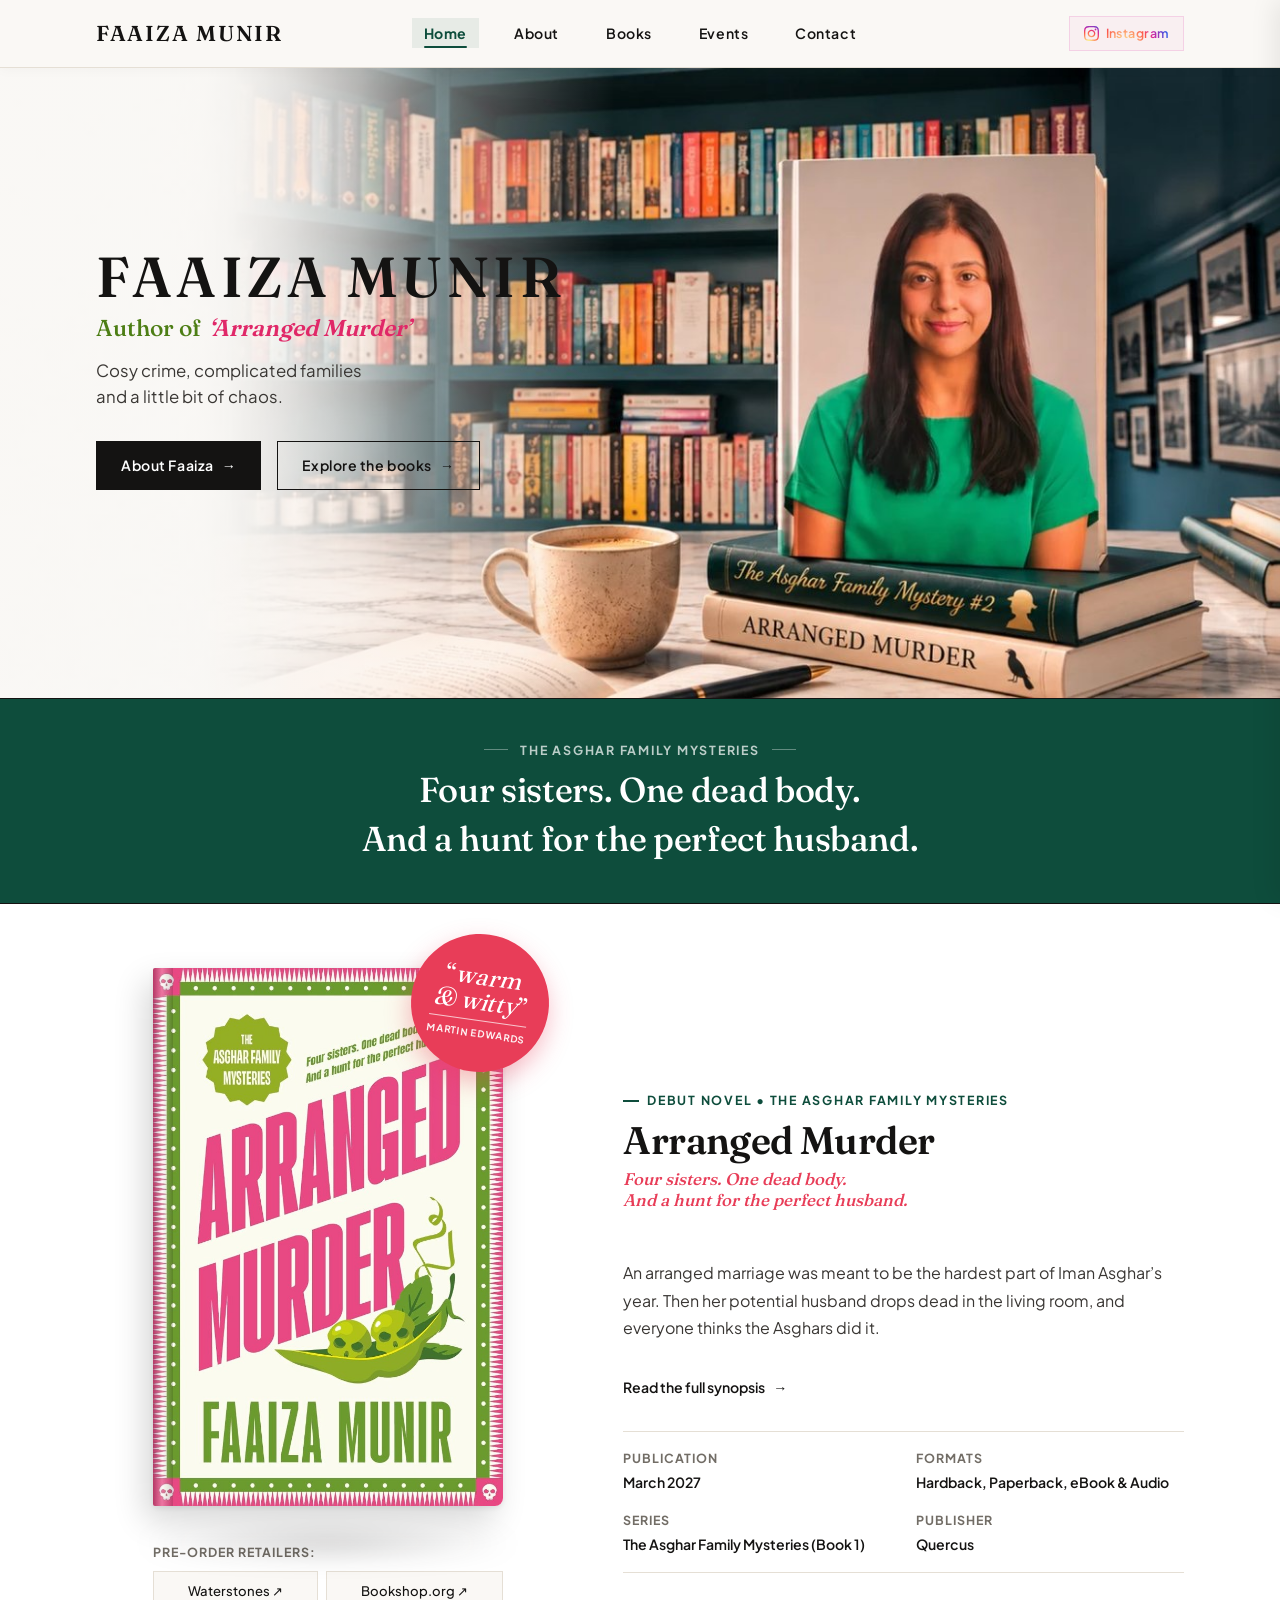
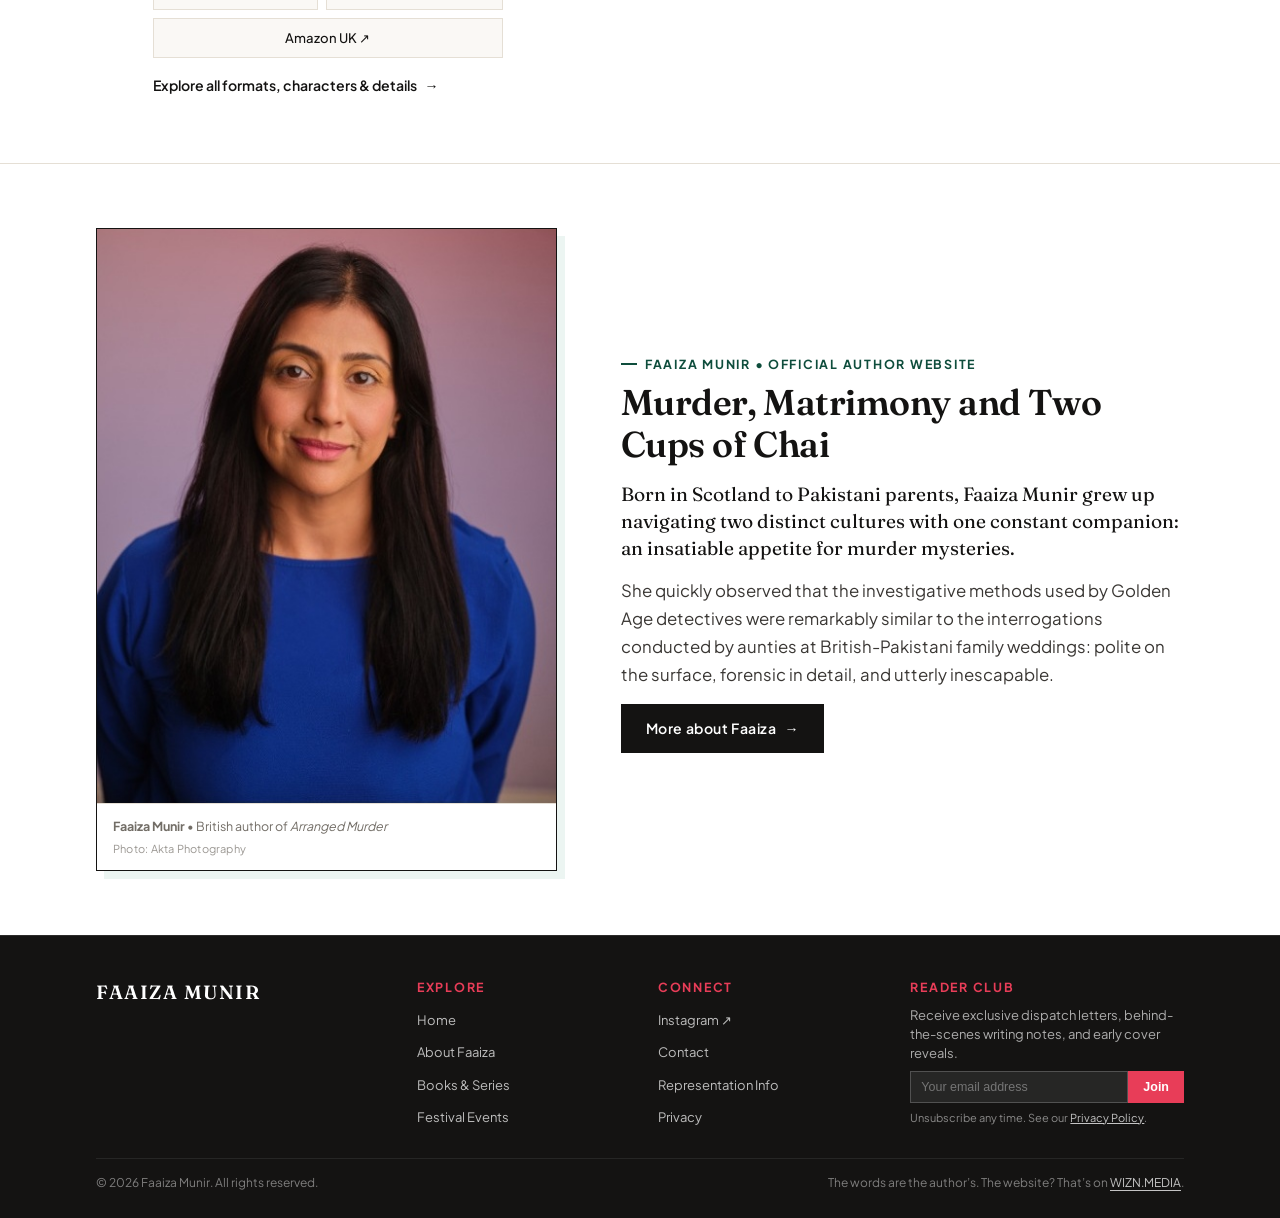
<file: index.html>
<!DOCTYPE html>
<html lang="en-GB">

<head>
  <meta charset="UTF-8">
  <meta name="viewport" content="width=device-width, initial-scale=1.0">
  <meta http-equiv="X-UA-Compatible" content="IE=edge">

  <!-- SEO Primary Meta Tags -->
  <title>Faaiza Munir | Official Author Website</title>
  <meta name="description"
    content="Official website of Faaiza Munir, British author of character-led cosy crime and mystery fiction with humour. Home of Arranged Murder.">
  <meta name="author" content="Faaiza Munir">
  <meta name="theme-color" content="#FAF8F3">

  <link rel="canonical" href="https://faaizamunir.com/">

  <!-- Social sharing -->
  <meta property="og:type" content="website">
  <meta property="og:site_name" content="Faaiza Munir">
  <meta property="og:locale" content="en_GB">
  <meta property="og:url" content="https://faaizamunir.com/">
  <meta property="og:title" content="Faaiza Munir | Official Author Website">
  <meta property="og:description" content="Official website of Faaiza Munir, British author of character-led cosy crime and mystery fiction with humour. Home of Arranged Murder.">
  <meta property="og:image" content="https://faaizamunir.com/assets/share-card.jpg">
  <meta property="og:image:width" content="1200">
  <meta property="og:image:height" content="630">
  <meta property="og:image:alt" content="Faaiza Munir, author of Arranged Murder">
  <meta name="twitter:card" content="summary_large_image">

  <!-- Icons -->
  <link rel="icon" href="/favicon.svg" type="image/svg+xml">
  <link rel="icon" href="/favicon-32.png" type="image/png" sizes="32x32">
  <link rel="apple-touch-icon" href="/apple-touch-icon.png">

  <!-- Structured data -->
  <script type="application/ld+json">
{
  "@context": "https://schema.org",
  "@graph": [
    {
      "@type": "WebSite",
      "@id": "https://faaizamunir.com/#website",
      "url": "https://faaizamunir.com/",
      "name": "Faaiza Munir",
      "inLanguage": "en-GB",
      "publisher": {
        "@id": "https://faaizamunir.com/#faaiza"
      }
    },
    {
      "@type": "Person",
      "@id": "https://faaizamunir.com/#faaiza",
      "name": "Faaiza Munir",
      "url": "https://faaizamunir.com/",
      "image": "https://faaizamunir.com/assets/faaiza-blue-studio.jpg",
      "jobTitle": "Author",
      "sameAs": [
        "https://www.instagram.com/faaiza_munir"
      ]
    }
  ]
}
  </script>

  <link rel="stylesheet" href="css/fonts.css">

  <!-- Stylesheets -->
  <link rel="stylesheet" href="css/tokens.css">
  <link rel="stylesheet" href="css/base.css">
  <link rel="stylesheet" href="css/navigation.css?v=27">
  <link rel="stylesheet" href="css/home.css?v=62">
  <link rel="stylesheet" href="css/editorial-pages.css?v=42">
</head>

<body>

  <!-- Accessible Skip Link -->
  <a href="#mainContent" class="skip-link">Skip to main content</a>

  <!-- =========================================================
       1. HEADER & NAVIGATION
       ========================================================= -->
  <header class="site-header" id="siteHeader">
    <div class="container header-inner">

      <!-- Wordmark -->
      <a href="index.html" class="site-brand" aria-label="Faaiza Munir - Home">
        <span class="brand-name">Faaiza Munir</span>
      </a>

      <!-- Main Navigation (Centered) -->
      <nav class="nav-desktop" aria-label="Main Navigation">
        <ul class="nav-links">
          <li><a href="index.html" class="nav-link is-active">Home</a></li>
          <li><a href="about.html" class="nav-link">About</a></li>
          <li><a href="books.html" class="nav-link">Books</a></li>
          <li><a href="events.html" class="nav-link">Events</a></li>
          <li><a href="contact.html" class="nav-link">Contact</a></li>
        </ul>
      </nav>

      <!-- Minimal Instagram Link (Right Column) -->
      <div class="header-social">
        <!-- Instagram gradient definition for SVG icon -->
        <svg width="0" height="0" style="position:absolute" aria-hidden="true">
          <defs>
            <radialGradient id="ig-grad" cx="30%" cy="107%" r="150%">
              <stop offset="0%" stop-color="#fdf497"/>
              <stop offset="5%" stop-color="#fdf497"/>
              <stop offset="45%" stop-color="#fd5949"/>
              <stop offset="60%" stop-color="#d6249f"/>
              <stop offset="90%" stop-color="#285AEB"/>
            </radialGradient>
          </defs>
        </svg>
        <a href="https://www.instagram.com/faaiza_munir" target="_blank" rel="noopener noreferrer"
          class="social-link-editorial" aria-label="Follow Faaiza on Instagram">
          <svg viewBox="0 0 24 24" aria-hidden="true">
            <path fill="url(#ig-grad)"
              d="M12 2.163c3.204 0 3.584.012 4.85.07 3.252.148 4.771 1.691 4.919 4.919.058 1.265.069 1.645.069 4.849 0 3.205-.012 3.584-.069 4.849-.149 3.225-1.664 4.771-4.919 4.919-1.266.058-1.644.07-4.85.07-3.204 0-3.584-.012-4.849-.07-3.26-.149-4.771-1.699-4.919-4.92-.058-1.265-.07-1.644-.07-4.849 0-3.204.013-3.583.07-4.849.149-3.227 1.664-4.771 4.919-4.919 1.266-.057 1.645-.069 4.849-.069zm0-2.163c-3.259 0-3.667.014-4.947.072-4.358.2-6.78 2.618-6.98 6.98-.059 1.281-.073 1.689-.073 4.948 0 3.259.014 3.668.072 4.948.2 4.358 2.618 6.78 6.98 6.98 1.281.058 1.689.072 4.948.072 3.259 0 3.668-.014 4.948-.072 4.354-.2 6.782-2.618 6.979-6.98.059-1.28.073-1.689.073-4.948 0-3.259-.014-3.667-.072-4.947-.196-4.354-2.617-6.78-6.979-6.98-1.281-.059-1.69-.073-4.949-.073zm0 5.838c-3.403 0-6.162 2.759-6.162 6.162s2.759 6.163 6.162 6.163 6.162-2.759 6.162-6.163c0-3.403-2.759-6.162-6.162-6.162zm0 10.162c-2.209 0-4-1.79-4-4 0-2.209 1.791-4 4-4s4 1.791 4 4c0 2.21-1.791 4-4 4zm6.406-11.845c-.796 0-1.441.645-1.441 1.44s.645 1.44 1.441 1.44c.795 0 1.439-.645 1.439-1.44s-.644-1.44-1.439-1.44z" />
          </svg>
          <span>Instagram</span>
        </a>
      </div>

      <!-- Mobile Menu Toggle -->
      <button class="mobile-toggle" id="mobileToggle" aria-label="Toggle navigation menu" aria-expanded="false"
        aria-controls="mobileDrawer">
        <div class="hamburger-box">
          <span class="hamburger-line"></span>
          <span class="hamburger-line"></span>
          <span class="hamburger-line"></span>
        </div>
      </button>

    </div>
  </header>

  <!-- Mobile Drawer -->
  <div class="mobile-drawer-backdrop" id="mobileBackdrop" aria-hidden="true"></div>
  <aside class="mobile-drawer" id="mobileDrawer" aria-label="Mobile Navigation" aria-hidden="true">
    <nav>
      <ul class="mobile-nav-links">
        <li><a href="index.html" class="mobile-nav-link is-active">Home <span>→</span></a></li>
        <li><a href="about.html" class="mobile-nav-link">About <span>→</span></a></li>
        <li><a href="books.html" class="mobile-nav-link">Books <span>→</span></a></li>
        <li><a href="events.html" class="mobile-nav-link">Events <span>→</span></a></li>
        <li><a href="contact.html" class="mobile-nav-link">Contact <span>→</span></a></li>
      </ul>
    </nav>
    <div class="mobile-drawer-footer">
      <a href="https://www.instagram.com/faaiza_munir" target="_blank" rel="noopener noreferrer"
        class="social-link-editorial">
        <span>Follow on Instagram</span> ↗
      </a>
    </div>
  </aside>

  <!-- =========================================================
       MAIN CONTENT
       ========================================================= -->
  <main id="mainContent">

    <!-- -------------------------------------------------------
         2. HERO SECTION (Opening Spread - Author First)
         ------------------------------------------------------- -->
    <section class="hero-editorial" id="hero">
      <!-- Full-bleed background media spanning all the way right, top, and down to the green banner -->
      <div class="hero-backdrop-spread" aria-hidden="true">
        <img src="assets/faaiza-hero-study.jpg?v=6" alt="Author portrait of Faaiza Munir in her study with book stack and library shelves"
          class="hero-backdrop-img" width="1920" height="650" loading="eager">
      </div>

      <div class="container hero-content-container">
        <div class="hero-editorial-grid">

          <!-- Typography Block -->
          <div class="hero-editorial-text">
            <h1 class="hero-author-name">FAAIZA MUNIR</h1>
            <p class="hero-subtitle"><span class="hero-subtitle-prefix">Author of</span> <em
                class="hero-subtitle-book">‘Arranged Murder’</em></p>
            <p class="hero-tagline">Cosy crime, complicated families<br>and a little bit of chaos.</p>

            <div class="hero-actions-group">
              <a href="about.html" class="btn-editorial-solid">
                <span>About Faaiza</span>
                <span aria-hidden="true">→</span>
              </a>
              <a href="books.html" class="btn-editorial-outline">
                <span>Explore the books</span>
                <span aria-hidden="true">→</span>
              </a>
            </div>
          </div>

          <!-- Spatial column to balance the grid layout -->
          <div class="hero-editorial-spacer" aria-hidden="true"></div>

        </div>
      </div>
    </section>

    <!-- -------------------------------------------------------
         2. BYLINE BANNER (Bold Editorial Graphic Moment)
         ------------------------------------------------------- -->
    <section class="byline-banner" aria-label="Debut novel plotline highlight">
      <div class="container byline-banner-container">
        <span class="byline-banner-eyebrow">The Asghar Family Mysteries</span>
        <blockquote class="byline-banner-quote">
          <span class="byline-quote-line">Four sisters. One dead body.</span>
          <span class="byline-quote-line">And a hunt for the perfect husband.</span>
        </blockquote>
      </div>
    </section>

    <!-- -------------------------------------------------------
         3. FEATURED BOOK SECTION (Arranged Murder)
         ------------------------------------------------------- -->
    <section class="book-feature-section" id="books">
      <div class="container">

        <div class="book-feature-grid">

          <!-- Book Cover Presentation (3D Cursor-Tracking Stage) -->
          <div class="book-cover-column">
            <div class="book-stage-wrap" id="bookStage">
              <div class="cover-anchor">
                <div class="book-cover-plate" id="bookCoverPlate">
                  <img src="assets/arranged-murder-cover.jpg" alt="Arranged Murder novel cover by Faaiza Munir" width="666"
                    height="1024" loading="lazy">
                  <div class="book-glare" id="bookGlare" aria-hidden="true"></div>
                </div>
                <figure class="cover-quote cover-quote--sticker">
                  <blockquote><span class="sticker-q">“</span>warm &amp; witty<span class="sticker-q">”</span></blockquote>
                  <figcaption>Martin Edwards</figcaption>
                </figure>
              </div>
              <div class="book-ambient-shadow" id="bookShadow" aria-hidden="true"></div>
            </div>

            <!-- Pre-Order Retailers Under Book -->
            <div class="book-retailers-card">
              <span class="retailer-row-label">Pre-Order Retailers:</span>
              <div class="retailer-links-row">
                <a href="https://www.waterstones.com/books/search/term/Arranged+Murder+Faaiza+Munir" target="_blank" rel="noopener noreferrer" class="btn-retailer-rect">Waterstones ↗</a>
                <a href="https://uk.bookshop.org/search?keywords=Arranged+Murder+Faaiza+Munir" target="_blank" rel="noopener noreferrer" class="btn-retailer-rect">Bookshop.org ↗</a>
                <a href="https://www.amazon.co.uk/s?k=Arranged+Murder+Faaiza+Munir" target="_blank" rel="noopener noreferrer" class="btn-retailer-rect">Amazon UK ↗</a>
                <!-- Foyles hidden until live: <a href="https://www.foyles.co.uk/search?q=Arranged+Murder+Faaiza+Munir" target="_blank" rel="noopener noreferrer" class="btn-retailer-rect">Foyles ↗</a> -->
              </div>

              <div class="book-explore-wrap">
                <a href="books.html" class="link-editorial-arrow">
                  <span>Explore all formats, characters & details</span>
                  <span aria-hidden="true">→</span>
                </a>
              </div>
            </div>
          </div>

          <!-- Book Synopsis & Editorial Details -->
          <div class="book-info-column">

            <span class="book-kicker">Debut Novel • The Asghar Family Mysteries</span>
            <h2 class="book-feature-title">Arranged Murder</h2>
            <p class="book-feature-tagline">
              <span>Four sisters. One dead body.</span><br>
              <span>And a hunt for the perfect husband.</span>
            </p>
            <p class="book-feature-synopsis home-teaser">
              An arranged marriage was meant to be the hardest part of Iman Asghar’s year. Then her potential husband
              drops dead in the living room, and everyone thinks the Asghars did it.
            </p>
            <a href="books.html" class="link-editorial-arrow book-synopsis-link">
              <span>Read the full synopsis</span>
              <span aria-hidden="true">→</span>
            </a>


            <!-- Metadata Strip -->
            <div class="book-metadata-strip">
              <div class="metadata-entry">
                <span class="metadata-label">Publication</span>
                <span class="metadata-val">March 2027</span>
              </div>
              <div class="metadata-entry">
                <span class="metadata-label">Formats</span>
                <span class="metadata-val">Hardback, Paperback, eBook & Audio</span>
              </div>
              <div class="metadata-entry">
                <span class="metadata-label">Series</span>
                <span class="metadata-val">The Asghar Family Mysteries (Book 1)</span>
              </div>
              <div class="metadata-entry">
                <span class="metadata-label">Publisher</span>
                <span class="metadata-val">Quercus</span>
              </div>
            </div>

          </div>

        </div>

      </div>
    </section>

    <!-- -------------------------------------------------------
         4. ABOUT THE AUTHOR PREVIEW
         ------------------------------------------------------- -->
    <section class="section-editorial section-editorial--white" id="about-preview">
      <div class="container">
        <div class="about-preview-grid">

          <div class="about-portrait-card">
            <img src="assets/faaiza-blue-studio.jpg" alt="Author portrait of Faaiza Munir" width="472" height="590"
              loading="lazy">
            <div class="about-portrait-caption">
              <strong>Faaiza Munir</strong> • British author of <em>Arranged Murder</em>
              <span class="photo-credit">Photo: Akta Photography</span>
            </div>
          </div>

          <div class="about-preview-content">
            <span class="page-kicker">FAAIZA MUNIR • OFFICIAL AUTHOR WEBSITE</span>
            <h2 class="section-title-editorial"><a href="about.html" style="color: inherit; text-decoration: none;">Murder, Matrimony and Two Cups of Chai</a></h2>
            <p class="about-preview-body"
              style="font-family: var(--font-serif); font-size: 1.2rem; color: var(--text-primary); line-height: 1.4;">
              Born in Scotland to Pakistani parents, Faaiza Munir grew up navigating two distinct cultures with one
              constant companion: an insatiable appetite for murder mysteries.
            </p>
            <p class="about-preview-body">
              She quickly observed that the investigative methods used by Golden Age detectives were remarkably similar
              to the interrogations conducted by aunties at British-Pakistani family weddings: polite on the surface,
              forensic in detail, and utterly inescapable.
            </p>
            <div>
              <a href="about.html" class="btn-editorial-solid">
                <span>More about Faaiza</span>
                <span aria-hidden="true">→</span>
              </a>
            </div>
          </div>

        </div>
      </div>
    </section>


  </main>

  <!-- Global Full Editorial Footer -->
  <footer class="site-footer-full">
    <div class="container">
      <div class="footer-top-grid">

        <div>
          <h2 class="footer-brand-title">FAAIZA MUNIR</h2>
        </div>

        <div>
          <h3 class="footer-heading">Explore</h3>
          <ul class="footer-nav-list">
            <li><a href="index.html">Home</a></li>
            <li><a href="about.html">About Faaiza</a></li>
            <li><a href="books.html">Books & Series</a></li>
            <li><a href="events.html">Festival Events</a></li>
          </ul>
        </div>

        <div>
          <h3 class="footer-heading">Connect</h3>
          <ul class="footer-nav-list">
            <li><a href="https://www.instagram.com/faaiza_munir" target="_blank" rel="noopener noreferrer">Instagram ↗</a></li>
            <li><a href="contact.html">Contact</a></li>
            <li><a href="contact.html">Representation Info</a></li>
            <li><a href="privacy.html">Privacy</a></li>
          </ul>
        </div>

        <div>
          <h3 class="footer-heading">Reader Club</h3>
          <p class="footer-newsletter-text">
            Receive exclusive dispatch letters, behind-the-scenes writing notes, and early cover reveals.
          </p>
          <form class="footer-newsletter-form" action="https://app.kit.com/forms/10227477/subscriptions" method="post">
            <input type="email" placeholder="Your email address" name="email_address" autocomplete="email" required class="footer-newsletter-input"
              aria-label="Email address for reader club">
            <button type="submit" class="footer-newsletter-btn">Join</button>
          </form>
          <p class="footer-newsletter-consent">Unsubscribe any time. See our <a href="privacy.html">Privacy Policy</a>.</p>
        </div>

      </div>

      <div class="footer-bottom-bar">
        <div>
          © <span id="currentYear">2026</span> Faaiza Munir. All rights reserved.
        </div>
        <div>
          The words are the author’s. The website? That’s on <a href="https://www.wizn.media" target="_blank" rel="noopener noreferrer">WIZN.MEDIA</a>.
        </div>
      </div>
    </div>
  </footer>

  <!-- Scripts -->
  <script src="js/navigation.js?v=3"></script>
  <script src="js/book-tilt.js"></script>
  <script>
    document.getElementById("currentYear").textContent = new Date().getFullYear();
  </script>
</body>

</html>
</file>
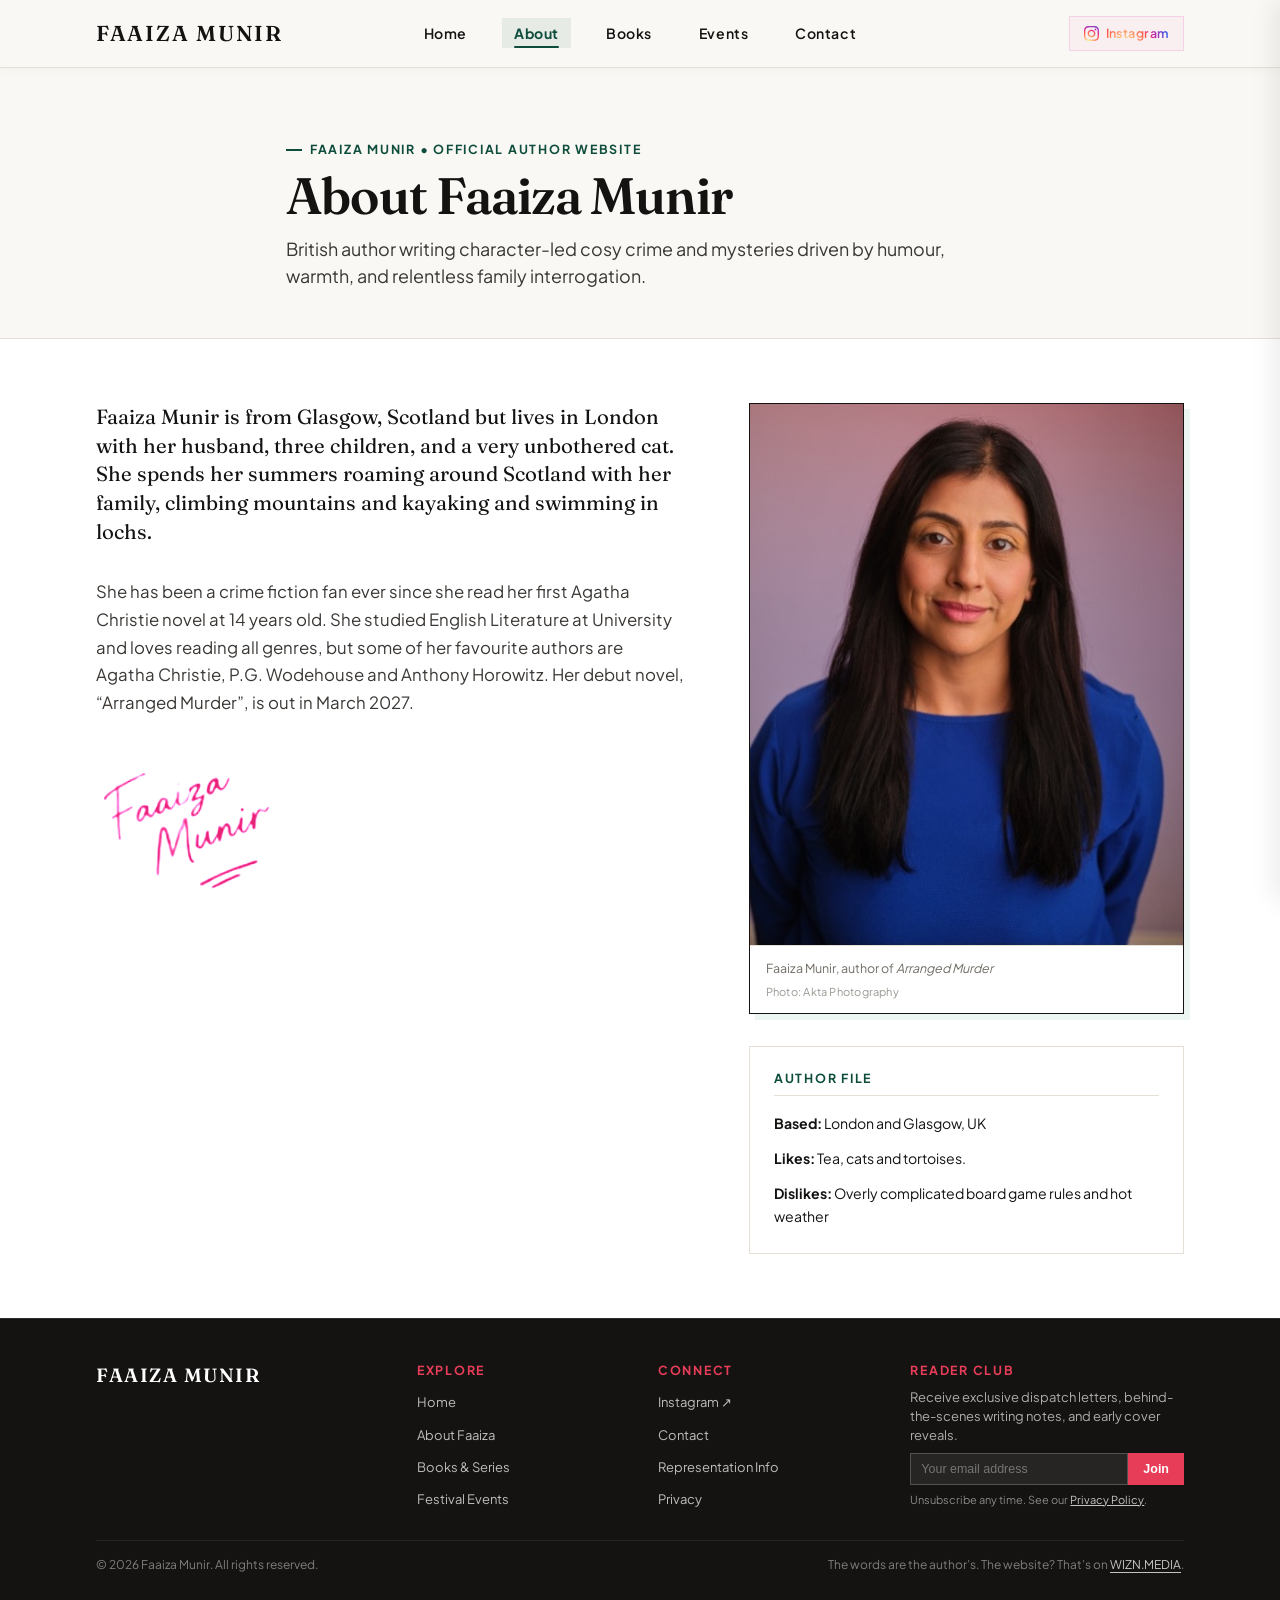
<file: about.html>
<!DOCTYPE html>
<html lang="en-GB">

<head>
  <meta charset="UTF-8">
  <meta name="viewport" content="width=device-width, initial-scale=1.0">
  <meta http-equiv="X-UA-Compatible" content="IE=edge">

  <title>About Faaiza Munir | Official Author Website</title>
  <meta name="description"
    content="Biography and background of Faaiza Munir, British author of Arranged Murder and The Asghar Family Mysteries.">
  <meta name="author" content="Faaiza Munir">
  <meta name="theme-color" content="#FAF8F5">

  <link rel="canonical" href="https://faaizamunir.com/about">

  <!-- Social sharing -->
  <meta property="og:type" content="website">
  <meta property="og:site_name" content="Faaiza Munir">
  <meta property="og:locale" content="en_GB">
  <meta property="og:url" content="https://faaizamunir.com/about">
  <meta property="og:title" content="About Faaiza Munir | Official Author Website">
  <meta property="og:description" content="Biography and background of Faaiza Munir, British author of Arranged Murder and The Asghar Family Mysteries.">
  <meta property="og:image" content="https://faaizamunir.com/assets/share-card.jpg">
  <meta property="og:image:width" content="1200">
  <meta property="og:image:height" content="630">
  <meta property="og:image:alt" content="Faaiza Munir, author of Arranged Murder">
  <meta name="twitter:card" content="summary_large_image">

  <!-- Icons -->
  <link rel="icon" href="/favicon.svg" type="image/svg+xml">
  <link rel="icon" href="/favicon-32.png" type="image/png" sizes="32x32">
  <link rel="apple-touch-icon" href="/apple-touch-icon.png">

  <!-- Structured data -->
  <script type="application/ld+json">
{
  "@context": "https://schema.org",
  "@type": "ProfilePage",
  "url": "https://faaizamunir.com/about",
  "mainEntity": {
    "@type": "Person",
    "@id": "https://faaizamunir.com/#faaiza",
    "name": "Faaiza Munir",
    "url": "https://faaizamunir.com/",
    "image": "https://faaizamunir.com/assets/faaiza-blue-studio.jpg",
    "jobTitle": "Author",
    "sameAs": [
      "https://www.instagram.com/faaiza_munir"
    ]
  }
}
  </script>

  <link rel="stylesheet" href="css/fonts.css">

  <link rel="stylesheet" href="css/tokens.css">
  <link rel="stylesheet" href="css/base.css">
  <link rel="stylesheet" href="css/navigation.css?v=26">
  <link rel="stylesheet" href="css/editorial-pages.css?v=42">
</head>

<body>

  <a href="#mainContent" class="skip-link">Skip to main content</a>

  <!-- Header & Centered Navigation -->
  <header class="site-header" id="siteHeader">
    <div class="container header-inner">
      <a href="index.html" class="site-brand" aria-label="Faaiza Munir - Home">
        <span class="brand-name">Faaiza Munir</span>
      </a>

      <nav class="nav-desktop" aria-label="Main Navigation">
        <ul class="nav-links">
          <li><a href="index.html" class="nav-link">Home</a></li>
          <li><a href="about.html" class="nav-link is-active">About</a></li>
          <li><a href="books.html" class="nav-link">Books</a></li>
          <li><a href="events.html" class="nav-link">Events</a></li>
          <li><a href="contact.html" class="nav-link">Contact</a></li>
        </ul>
      </nav>

      <div class="header-social">
        <!-- Instagram gradient definition for SVG icon -->
        <svg width="0" height="0" style="position:absolute" aria-hidden="true">
          <defs>
            <radialGradient id="ig-grad" cx="30%" cy="107%" r="150%">
              <stop offset="0%" stop-color="#fdf497"/>
              <stop offset="5%" stop-color="#fdf497"/>
              <stop offset="45%" stop-color="#fd5949"/>
              <stop offset="60%" stop-color="#d6249f"/>
              <stop offset="90%" stop-color="#285AEB"/>
            </radialGradient>
          </defs>
        </svg>
        <a href="https://www.instagram.com/faaiza_munir" target="_blank" rel="noopener noreferrer"
          class="social-link-editorial" aria-label="Follow Faaiza on Instagram">
          <svg viewBox="0 0 24 24" aria-hidden="true">
            <path fill="url(#ig-grad)"
              d="M12 2.163c3.204 0 3.584.012 4.85.07 3.252.148 4.771 1.691 4.919 4.919.058 1.265.069 1.645.069 4.849 0 3.205-.012 3.584-.069 4.849-.149 3.225-1.664 4.771-4.919 4.919-1.266.058-1.644.07-4.85.07-3.204 0-3.584-.012-4.849-.07-3.26-.149-4.771-1.699-4.919-4.92-.058-1.265-.07-1.644-.07-4.849 0-3.204.013-3.583.07-4.849.149-3.227 1.664-4.771 4.919-4.919 1.266-.057 1.645-.069 4.849-.069zm0-2.163c-3.259 0-3.667.014-4.947.072-4.358.2-6.78 2.618-6.98 6.98-.059 1.281-.073 1.689-.073 4.948 0 3.259.014 3.668.072 4.948.2 4.358 2.618 6.78 6.98 6.98 1.281.058 1.689.072 4.948.072 3.259 0 3.668-.014 4.948-.072 4.354-.2 6.782-2.618 6.979-6.98.059-1.28.073-1.689.073-4.948 0-3.259-.014-3.667-.072-4.947-.196-4.354-2.617-6.78-6.979-6.98-1.281-.059-1.69-.073-4.949-.073zm0 5.838c-3.403 0-6.162 2.759-6.162 6.162s2.759 6.163 6.162 6.163 6.162-2.759 6.162-6.163c0-3.403-2.759-6.162-6.162-6.162zm0 10.162c-2.209 0-4-1.79-4-4 0-2.209 1.791-4 4-4s4 1.791 4 4c0 2.21-1.791 4-4 4zm6.406-11.845c-.796 0-1.441.645-1.441 1.44s.645 1.44 1.441 1.44c.795 0 1.439-.645 1.439-1.44s-.644-1.44-1.439-1.44z" />
          </svg>
          <span>Instagram</span>
        </a>
      </div>

      <button class="mobile-toggle" id="mobileToggle" aria-label="Toggle navigation menu" aria-expanded="false"
        aria-controls="mobileDrawer">
        <div class="hamburger-box">
          <span class="hamburger-line"></span>
          <span class="hamburger-line"></span>
          <span class="hamburger-line"></span>
        </div>
      </button>
    </div>
  </header>

  <!-- Mobile Drawer -->
  <div class="mobile-drawer-backdrop" id="mobileBackdrop" aria-hidden="true"></div>
  <aside class="mobile-drawer" id="mobileDrawer" aria-label="Mobile Navigation" aria-hidden="true">
    <nav>
      <ul class="mobile-nav-links">
        <li><a href="index.html" class="mobile-nav-link">Home <span>→</span></a></li>
        <li><a href="about.html" class="mobile-nav-link is-active">About <span>→</span></a></li>
        <li><a href="books.html" class="mobile-nav-link">Books <span>→</span></a></li>
        <li><a href="events.html" class="mobile-nav-link">Events <span>→</span></a></li>
        <li><a href="contact.html" class="mobile-nav-link">Contact <span>→</span></a></li>
      </ul>
    </nav>
  </aside>

  <main id="mainContent">

    <!-- Page Header -->
    <header class="page-header-editorial">
      <div class="container page-header-inner">
        <span class="page-kicker">FAAIZA MUNIR • OFFICIAL AUTHOR WEBSITE</span>
        <h1 class="page-title">About Faaiza Munir</h1>
        <p class="page-lead">
          British author writing character-led cosy crime and mysteries driven by humour, warmth, and relentless family interrogation.
        </p>
      </div>
    </header>

    <!-- Main Biography Section -->
    <section class="section-editorial section-editorial--white">
      <div class="container">

        <div class="about-grid-main">

          <!-- Prose Column -->
          <div class="about-prose">
            <p class="lead-paragraph">
              Faaiza Munir is from Glasgow, Scotland but lives in London with her husband, three children, and a very unbothered cat. She spends her summers roaming around Scotland with her family, climbing mountains and kayaking and swimming in lochs.
            </p>

            <p>
              She has been a crime fiction fan ever since she read her first Agatha Christie novel at 14 years old. She studied English Literature at University and loves reading all genres, but some of her favourite authors are Agatha Christie, P.G. Wodehouse and Anthony Horowitz. Her debut novel, “Arranged Murder”, is out in March 2027.
            </p>

            <!-- Personal Author Signature Sign-off -->
            <div class="about-author-signature">
              <img src="assets/faaiza-signature-overlay.png" alt="Faaiza Munir signature" width="180" height="132"
                loading="lazy">
            </div>

          </div>

          <!-- Sidebar Column -->
          <aside class="about-sidebar-plate">

            <div class="about-photo-card">
              <img src="assets/faaiza-blue-studio.jpg" alt="Faaiza Munir author portrait" width="472" height="590"
                loading="lazy">
              <div class="about-photo-caption">
                Faaiza Munir, author of <em>Arranged Murder</em>
                <span class="photo-credit">Photo: Akta Photography</span>
              </div>
            </div>

            <div class="quick-facts-box">
              <h3 class="quick-facts-title">Author File</h3>
              <ul class="quick-facts-list">
                <li><strong>Based:</strong> London and Glasgow, UK</li>
                <li><strong>Likes:</strong> Tea, cats and tortoises.</li>
                <li><strong>Dislikes:</strong> Overly complicated board game rules and hot weather</li>
              </ul>
            </div>

          </aside>

        </div>

      </div>
    </section>

  </main>

  <!-- Global Full Editorial Footer -->
  <footer class="site-footer-full">
    <div class="container">
      <div class="footer-top-grid">

        <div>
          <h2 class="footer-brand-title">FAAIZA MUNIR</h2>
        </div>

        <div>
          <h3 class="footer-heading">Explore</h3>
          <ul class="footer-nav-list">
            <li><a href="index.html">Home</a></li>
            <li><a href="about.html">About Faaiza</a></li>
            <li><a href="books.html">Books & Series</a></li>
            <li><a href="events.html">Festival Events</a></li>
          </ul>
        </div>

        <div>
          <h3 class="footer-heading">Connect</h3>
          <ul class="footer-nav-list">
            <li><a href="https://www.instagram.com/faaiza_munir" target="_blank" rel="noopener noreferrer">Instagram ↗</a></li>
            <li><a href="contact.html">Contact</a></li>
            <li><a href="contact.html">Representation Info</a></li>
            <li><a href="privacy.html">Privacy</a></li>
          </ul>
        </div>

        <div>
          <h3 class="footer-heading">Reader Club</h3>
          <p class="footer-newsletter-text">
            Receive exclusive dispatch letters, behind-the-scenes writing notes, and early cover reveals.
          </p>
          <form class="footer-newsletter-form" action="https://app.kit.com/forms/10227477/subscriptions" method="post">
            <input type="email" placeholder="Your email address" name="email_address" autocomplete="email" required class="footer-newsletter-input"
              aria-label="Email address for reader club">
            <button type="submit" class="footer-newsletter-btn">Join</button>
          </form>
          <p class="footer-newsletter-consent">Unsubscribe any time. See our <a href="privacy.html">Privacy Policy</a>.</p>
        </div>

      </div>

      <div class="footer-bottom-bar">
        <div>
          © <span id="currentYear">2026</span> Faaiza Munir. All rights reserved.
        </div>
        <div>
          The words are the author’s. The website? That’s on <a href="https://www.wizn.media" target="_blank" rel="noopener noreferrer">WIZN.MEDIA</a>.
        </div>
      </div>
    </div>
  </footer>

  <script src="js/navigation.js?v=3"></script>
  <script>
    document.getElementById("currentYear").textContent = new Date().getFullYear();
  </script>
</body>

</html>
</file>
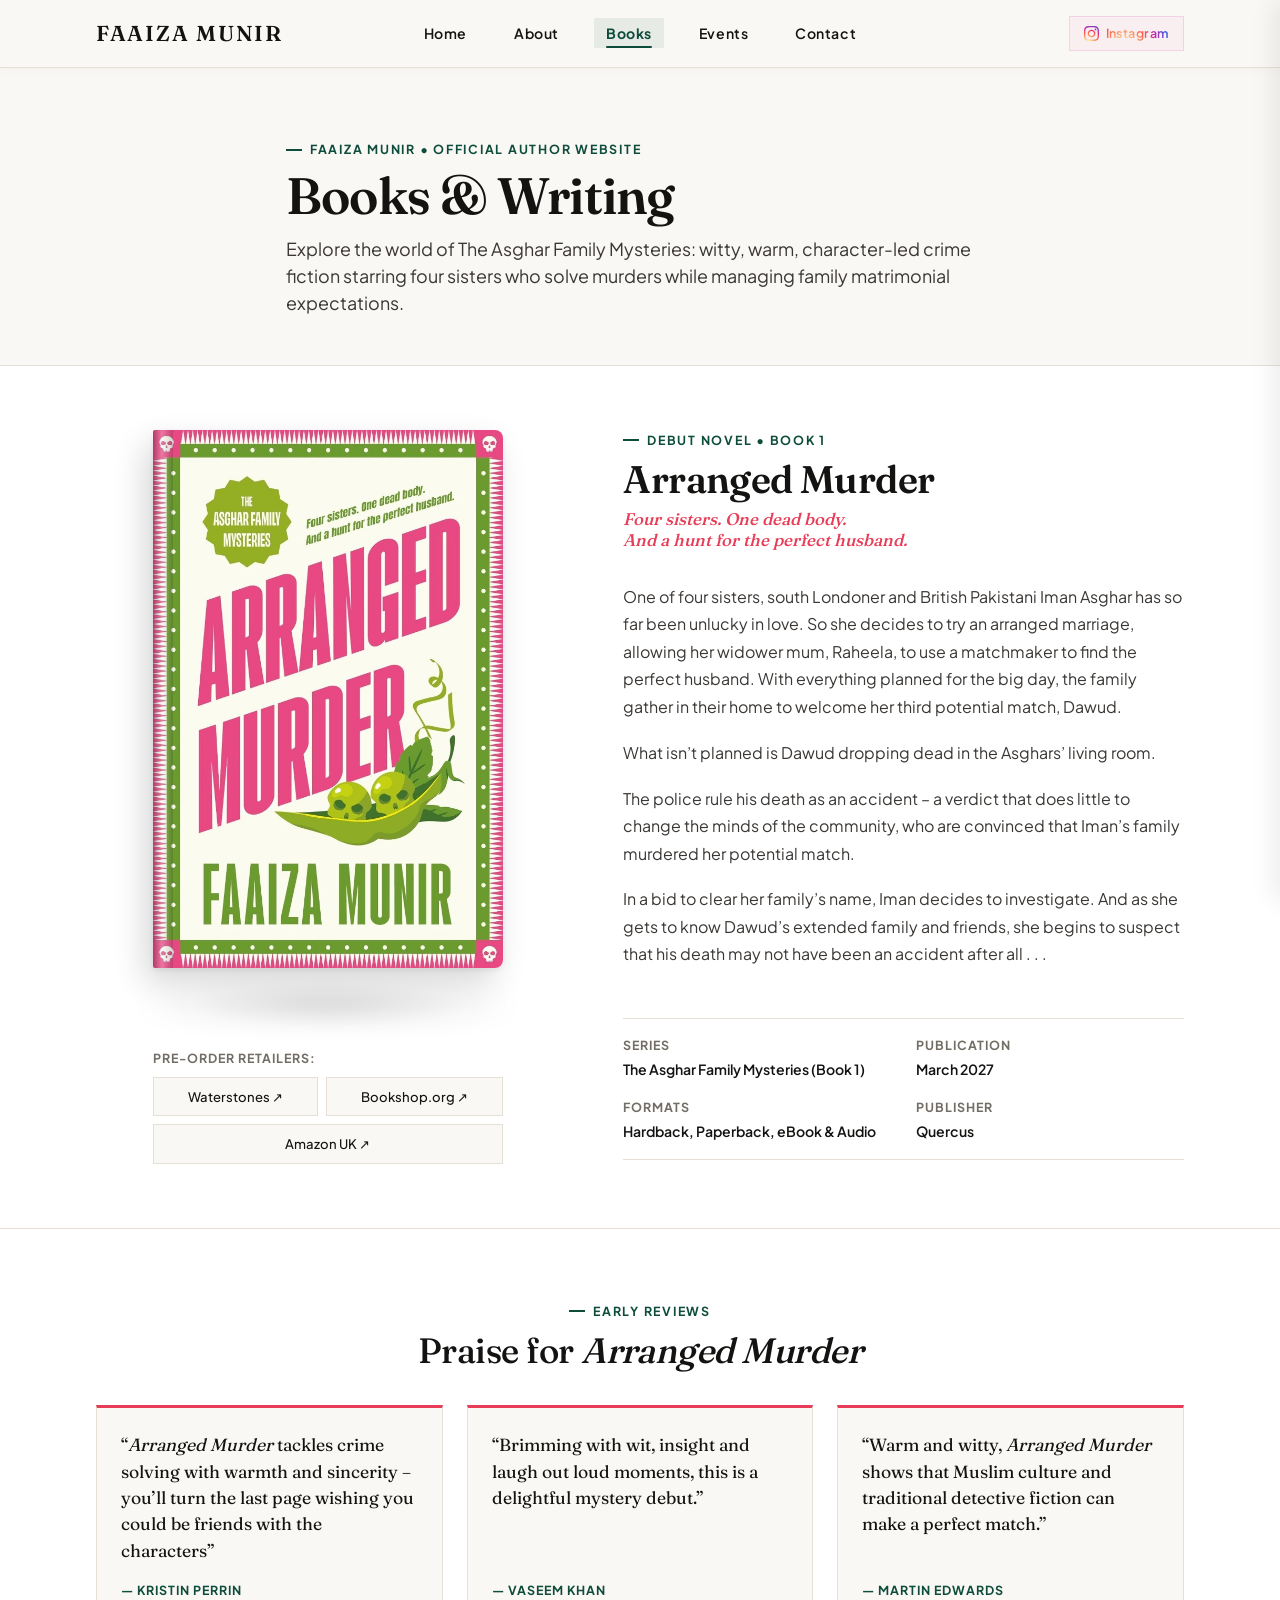
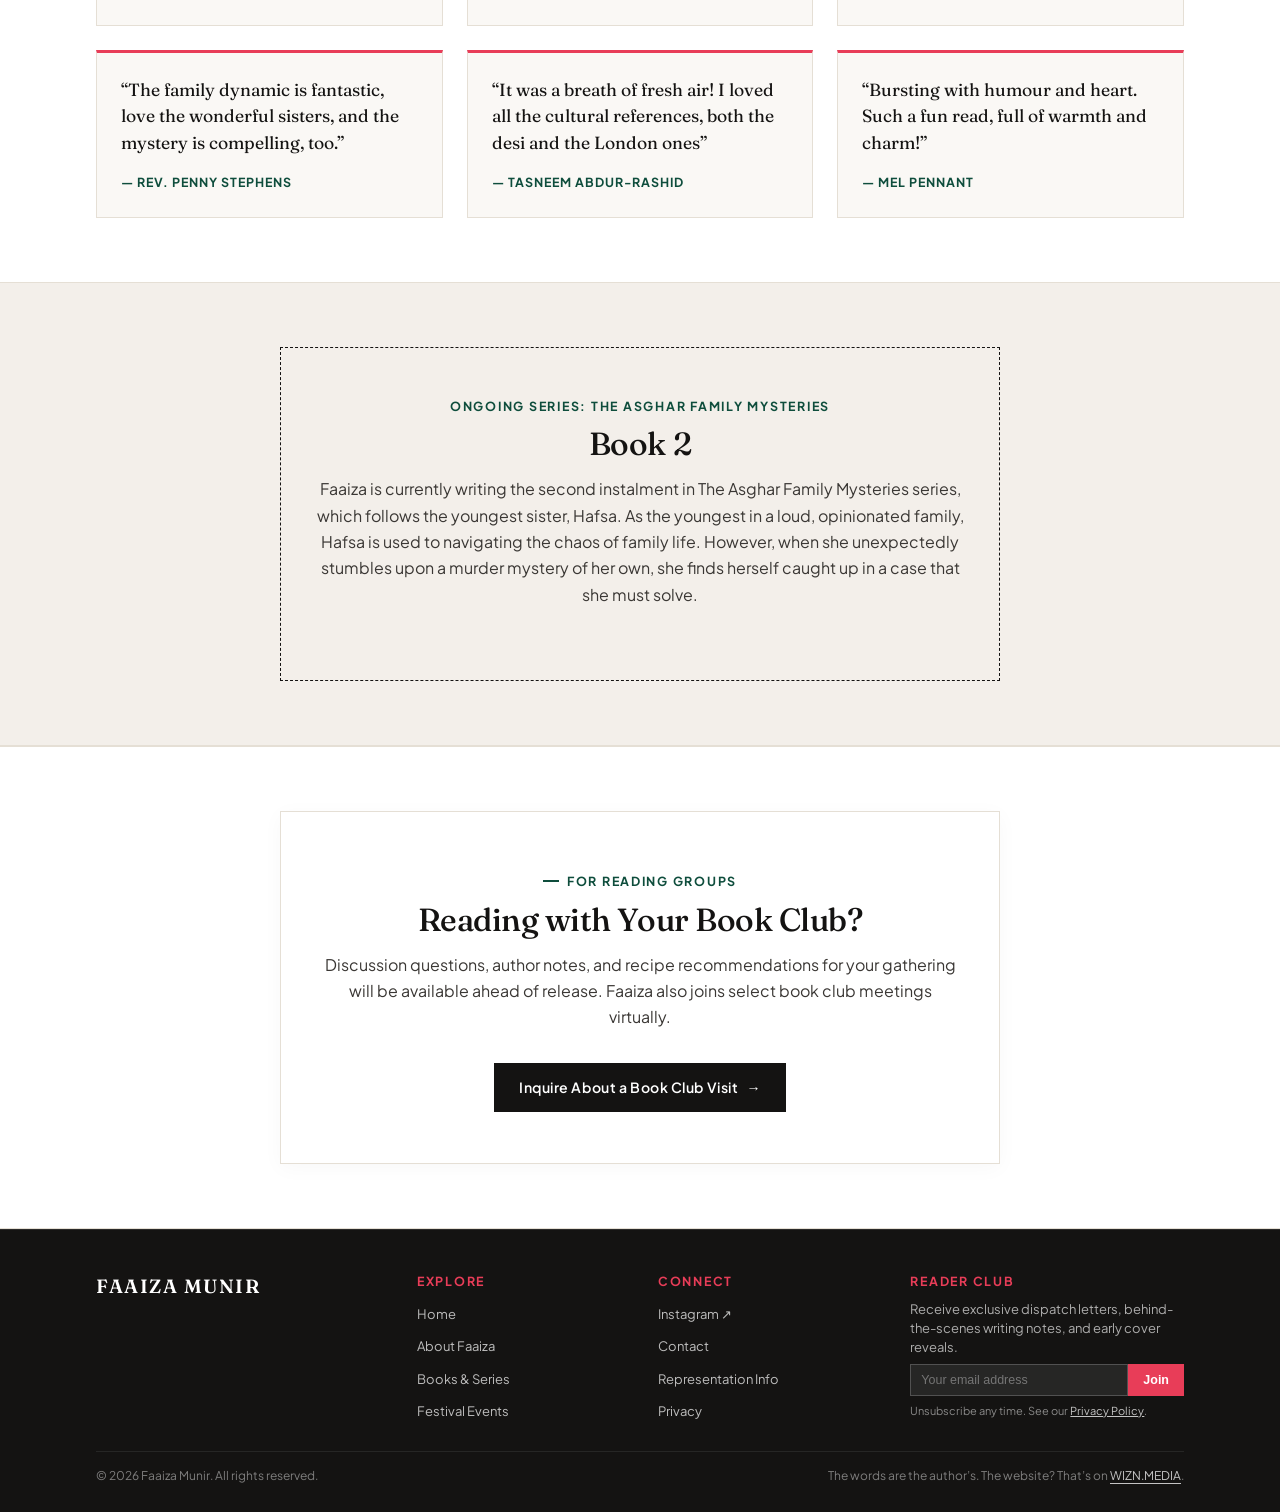
<file: books.html>
<!DOCTYPE html>
<html lang="en-GB">

<head>
  <meta charset="UTF-8">
  <meta name="viewport" content="width=device-width, initial-scale=1.0">
  <meta http-equiv="X-UA-Compatible" content="IE=edge">

  <title>Books & Writing | Faaiza Munir</title>
  <meta name="description"
    content="Discover Arranged Murder and The Asghar Family Mysteries by British cosy crime author Faaiza Munir. Book synopses, characters, and pre-order links.">
  <meta name="author" content="Faaiza Munir">
  <meta name="theme-color" content="#FAF8F5">

  <link rel="canonical" href="https://faaizamunir.com/books">

  <!-- Social sharing -->
  <meta property="og:type" content="website">
  <meta property="og:site_name" content="Faaiza Munir">
  <meta property="og:locale" content="en_GB">
  <meta property="og:url" content="https://faaizamunir.com/books">
  <meta property="og:title" content="Books &amp; Writing | Faaiza Munir">
  <meta property="og:description" content="Discover Arranged Murder and The Asghar Family Mysteries by British cosy crime author Faaiza Munir. Book synopses, characters, and pre-order links.">
  <meta property="og:image" content="https://faaizamunir.com/assets/share-card.jpg">
  <meta property="og:image:width" content="1200">
  <meta property="og:image:height" content="630">
  <meta property="og:image:alt" content="Faaiza Munir, author of Arranged Murder">
  <meta name="twitter:card" content="summary_large_image">

  <!-- Icons -->
  <link rel="icon" href="/favicon.svg" type="image/svg+xml">
  <link rel="icon" href="/favicon-32.png" type="image/png" sizes="32x32">
  <link rel="apple-touch-icon" href="/apple-touch-icon.png">

  <!-- Structured data -->
  <script type="application/ld+json">
{
  "@context": "https://schema.org",
  "@type": "Book",
  "name": "Arranged Murder",
  "author": {
    "@type": "Person",
    "@id": "https://faaizamunir.com/#faaiza",
    "name": "Faaiza Munir",
    "url": "https://faaizamunir.com/"
  },
  "publisher": {
    "@type": "Organization",
    "name": "Quercus"
  },
  "datePublished": "2027-03-25",
  "inLanguage": "en-GB",
  "genre": "Cosy crime",
  "image": "https://faaizamunir.com/assets/arranged-murder-cover.jpg",
  "url": "https://faaizamunir.com/books",
  "isPartOf": {
    "@type": "BookSeries",
    "name": "The Asghar Family Mysteries"
  },
  "description": "Four sisters. One dead body. And a hunt for the perfect husband. When Iman Asghar's third potential match drops dead in the family living room, she sets out to clear her family's name."
}
  </script>

  <link rel="stylesheet" href="css/fonts.css">

  <link rel="stylesheet" href="css/tokens.css">
  <link rel="stylesheet" href="css/base.css">
  <link rel="stylesheet" href="css/navigation.css?v=27">
  <link rel="stylesheet" href="css/home.css?v=61">
  <link rel="stylesheet" href="css/editorial-pages.css?v=42">
</head>

<body>

  <a href="#mainContent" class="skip-link">Skip to main content</a>

  <!-- Header & Centered Navigation -->
  <header class="site-header" id="siteHeader">
    <div class="container header-inner">
      <a href="index.html" class="site-brand" aria-label="Faaiza Munir - Home">
        <span class="brand-name">Faaiza Munir</span>
      </a>

      <nav class="nav-desktop" aria-label="Main Navigation">
        <ul class="nav-links">
          <li><a href="index.html" class="nav-link">Home</a></li>
          <li><a href="about.html" class="nav-link">About</a></li>
          <li><a href="books.html" class="nav-link is-active">Books</a></li>
          <li><a href="events.html" class="nav-link">Events</a></li>
          <li><a href="contact.html" class="nav-link">Contact</a></li>
        </ul>
      </nav>

      <div class="header-social">
        <!-- Instagram gradient definition for SVG icon -->
        <svg width="0" height="0" style="position:absolute" aria-hidden="true">
          <defs>
            <radialGradient id="ig-grad" cx="30%" cy="107%" r="150%">
              <stop offset="0%" stop-color="#fdf497"/>
              <stop offset="5%" stop-color="#fdf497"/>
              <stop offset="45%" stop-color="#fd5949"/>
              <stop offset="60%" stop-color="#d6249f"/>
              <stop offset="90%" stop-color="#285AEB"/>
            </radialGradient>
          </defs>
        </svg>
        <a href="https://www.instagram.com/faaiza_munir" target="_blank" rel="noopener noreferrer"
          class="social-link-editorial" aria-label="Follow Faaiza on Instagram">
          <svg viewBox="0 0 24 24" aria-hidden="true">
            <path fill="url(#ig-grad)"
              d="M12 2.163c3.204 0 3.584.012 4.85.07 3.252.148 4.771 1.691 4.919 4.919.058 1.265.069 1.645.069 4.849 0 3.205-.012 3.584-.069 4.849-.149 3.225-1.664 4.771-4.919 4.919-1.266.058-1.644.07-4.85.07-3.204 0-3.584-.012-4.849-.07-3.26-.149-4.771-1.699-4.919-4.92-.058-1.265-.07-1.644-.07-4.849 0-3.204.013-3.583.07-4.849.149-3.227 1.664-4.771 4.919-4.919 1.266-.057 1.645-.069 4.849-.069zm0-2.163c-3.259 0-3.667.014-4.947.072-4.358.2-6.78 2.618-6.98 6.98-.059 1.281-.073 1.689-.073 4.948 0 3.259.014 3.668.072 4.948.2 4.358 2.618 6.78 6.98 6.98 1.281.058 1.689.072 4.948.072 3.259 0 3.668-.014 4.948-.072 4.354-.2 6.782-2.618 6.979-6.98.059-1.28.073-1.689.073-4.948 0-3.259-.014-3.667-.072-4.947-.196-4.354-2.617-6.78-6.979-6.98-1.281-.059-1.69-.073-4.949-.073zm0 5.838c-3.403 0-6.162 2.759-6.162 6.162s2.759 6.163 6.162 6.163 6.162-2.759 6.162-6.163c0-3.403-2.759-6.162-6.162-6.162zm0 10.162c-2.209 0-4-1.79-4-4 0-2.209 1.791-4 4-4s4 1.791 4 4c0 2.21-1.791 4-4 4zm6.406-11.845c-.796 0-1.441.645-1.441 1.44s.645 1.44 1.441 1.44c.795 0 1.439-.645 1.439-1.44s-.644-1.44-1.439-1.44z" />
          </svg>
          <span>Instagram</span>
        </a>
      </div>

      <button class="mobile-toggle" id="mobileToggle" aria-label="Toggle navigation menu" aria-expanded="false"
        aria-controls="mobileDrawer">
        <div class="hamburger-box">
          <span class="hamburger-line"></span>
          <span class="hamburger-line"></span>
          <span class="hamburger-line"></span>
        </div>
      </button>
    </div>
  </header>

  <!-- Mobile Drawer -->
  <div class="mobile-drawer-backdrop" id="mobileBackdrop" aria-hidden="true"></div>
  <aside class="mobile-drawer" id="mobileDrawer" aria-label="Mobile Navigation" aria-hidden="true">
    <nav>
      <ul class="mobile-nav-links">
        <li><a href="index.html" class="mobile-nav-link">Home <span>→</span></a></li>
        <li><a href="about.html" class="mobile-nav-link">About <span>→</span></a></li>
        <li><a href="books.html" class="mobile-nav-link is-active">Books <span>→</span></a></li>
        <li><a href="events.html" class="mobile-nav-link">Events <span>→</span></a></li>
        <li><a href="contact.html" class="mobile-nav-link">Contact <span>→</span></a></li>
      </ul>
    </nav>
  </aside>

  <main id="mainContent">

    <!-- Page Header -->
    <header class="page-header-editorial">
      <div class="container page-header-inner">
        <span class="page-kicker">FAAIZA MUNIR • OFFICIAL AUTHOR WEBSITE</span>
        <h1 class="page-title">Books & Writing</h1>
        <p class="page-lead">
          Explore the world of The Asghar Family Mysteries: witty, warm, character-led crime fiction starring four
          sisters who solve murders while managing family matrimonial expectations.
        </p>
      </div>
    </header>

    <!-- Featured Book 1: Arranged Murder -->
    <section class="book-feature-section" id="arranged-murder">
      <div class="container">

        <div class="book-feature-grid">

          <!-- Book Stage with Interactive 3D Cursor Tilt -->
          <div class="book-cover-column">
            <div class="book-stage-wrap" id="bookStage">
              <div class="book-cover-plate" id="bookCoverPlate">
                <img src="assets/arranged-murder-cover.jpg" alt="Arranged Murder book cover by Faaiza Munir" width="666"
                  height="1024" loading="eager">
                <div class="book-glare" id="bookGlare" aria-hidden="true"></div>
              </div>
              <div class="book-ambient-shadow" id="bookShadow" aria-hidden="true"></div>
            </div>

            <!-- Pre-Order Retailers Under Book -->
            <div class="book-retailers-card">
              <span class="retailer-row-label">Pre-Order Retailers:</span>
              <div class="retailer-links-row">
                <a href="https://www.waterstones.com/books/search/term/Arranged+Murder+Faaiza+Munir" target="_blank" rel="noopener noreferrer" class="btn-retailer-rect">Waterstones ↗</a>
                <a href="https://uk.bookshop.org/search?keywords=Arranged+Murder+Faaiza+Munir" target="_blank" rel="noopener noreferrer" class="btn-retailer-rect">Bookshop.org ↗</a>
                <a href="https://www.amazon.co.uk/s?k=Arranged+Murder+Faaiza+Munir" target="_blank" rel="noopener noreferrer" class="btn-retailer-rect">Amazon UK ↗</a>
                <!-- Foyles hidden until live: <a href="https://www.foyles.co.uk/search?q=Arranged+Murder+Faaiza+Munir" target="_blank" rel="noopener noreferrer" class="btn-retailer-rect">Foyles ↗</a> -->
              </div>
            </div>
          </div>

          <!-- Book Synopsis Column -->
          <div class="book-info-column">

            <span class="book-kicker">Debut Novel • Book 1</span>
            <h2 class="book-feature-title">Arranged Murder</h2>
            <p class="book-feature-tagline">
              <span>Four sisters. One dead body.</span><br>
              <span>And a hunt for the perfect husband.</span>
            </p>

            <p class="book-feature-synopsis">
              One of four sisters, south Londoner and British Pakistani Iman Asghar has so far been unlucky in love. So she decides to try an arranged marriage, allowing her widower mum, Raheela, to use a matchmaker to find the perfect husband. With everything planned for the big day, the family gather in their home to welcome her third potential match, Dawud.
            </p>
            <p class="book-feature-synopsis">
              What isn’t planned is Dawud dropping dead in the Asghars’ living room.
            </p>
            <p class="book-feature-synopsis">
              The police rule his death as an accident – a verdict that does little to change the minds of the community, who are convinced that Iman’s family murdered her potential match.
            </p>
            <p class="book-feature-synopsis">
              In a bid to clear her family’s name, Iman decides to investigate. And as she gets to know Dawud’s extended family and friends, she begins to suspect that his death may not have been an accident after all . . .
            </p>

            <!-- Metadata Strip -->
            <div class="book-metadata-strip">
              <div class="metadata-entry">
                <span class="metadata-label">Series</span>
                <span class="metadata-val">The Asghar Family Mysteries (Book 1)</span>
              </div>
              <div class="metadata-entry">
                <span class="metadata-label">Publication</span>
                <span class="metadata-val">March 2027</span>
              </div>
              <div class="metadata-entry">
                <span class="metadata-label">Formats</span>
                <span class="metadata-val">Hardback, Paperback, eBook & Audio</span>
              </div>
              <div class="metadata-entry">
                <span class="metadata-label">Publisher</span>
                <span class="metadata-val">Quercus</span>
              </div>
            </div>

          </div>

        </div>

      </div>
    </section>

    <!-- Praise for Arranged Murder -->
    <section class="section-editorial section-editorial--white praise-section" aria-labelledby="praiseTitle">
      <div class="container">
        <div class="praise-header">
          <span class="page-kicker">Early Reviews</span>
          <h2 id="praiseTitle" class="praise-title">Praise for <em>Arranged Murder</em></h2>
        </div>
        <div class="praise-grid">
          <figure class="praise-card">
            <blockquote>“<em>Arranged Murder</em> tackles crime solving with warmth and sincerity – you’ll turn the last page wishing you could be friends with the characters”</blockquote>
            <figcaption>Kristin Perrin</figcaption>
          </figure>
          <figure class="praise-card">
            <blockquote>“Brimming with wit, insight and laugh out loud moments, this is a delightful mystery debut.”</blockquote>
            <figcaption>Vaseem Khan</figcaption>
          </figure>
          <figure class="praise-card">
            <blockquote>“Warm and witty, <em>Arranged Murder</em> shows that Muslim culture and traditional detective fiction can make a perfect match.”</blockquote>
            <figcaption>Martin Edwards</figcaption>
          </figure>
          <figure class="praise-card">
            <blockquote>“The family dynamic is fantastic, love the wonderful sisters, and the mystery is compelling, too.”</blockquote>
            <figcaption>Rev. Penny Stephens</figcaption>
          </figure>
          <figure class="praise-card">
            <blockquote>“It was a breath of fresh air! I loved all the cultural references, both the desi and the London ones”</blockquote>
            <figcaption>Tasneem Abdur-Rashid</figcaption>
          </figure>
          <figure class="praise-card">
            <blockquote>“Bursting with humour and heart. Such a fun read, full of warmth and charm!”</blockquote>
            <figcaption>Mel Pennant</figcaption>
          </figure>
        </div>
      </div>
    </section>

    <!-- Ongoing Series: Book 2 Teaser -->
    <section class="section-editorial section-editorial--subtle">
      <div class="container">

        <div class="future-book-teaser" style="max-width: 720px; margin: 0 auto; text-align: center;">
          <span
            style="font-family: var(--font-sans); font-size: var(--text-xs); font-weight: 700; text-transform: uppercase; letter-spacing: var(--tracking-widest); color: var(--color-accent-main); display: block; margin-bottom: var(--space-xs);">
            Ongoing Series: The Asghar Family Mysteries
          </span>
          <h3
            style="font-family: var(--font-serif); font-size: 2rem; color: var(--text-primary); margin-bottom: var(--space-sm);">
            Book 2
          </h3>
          <p
            style="font-size: var(--text-body); color: var(--text-secondary); line-height: var(--lh-reading); margin: 0 auto var(--space-lg);">
            Faaiza is currently writing the second instalment in The Asghar Family Mysteries series, which follows the youngest sister, Hafsa. As the youngest in a loud, opinionated family, Hafsa is used to navigating the chaos of family life. However, when she unexpectedly stumbles upon a murder mystery of her own, she finds herself caught up in a case that she must solve.
          </p>
        </div>

      </div>
    </section>

    <!-- Book Club Guide Callout -->
    <section class="section-editorial section-editorial--white" style="border-top: 1px solid var(--border-rule); border-bottom: 1px solid var(--border-rule);">
      <div class="container">
        <div class="reading-group-box">
          <span class="page-kicker">For Reading Groups</span>
          <h2
            style="font-family: var(--font-serif); font-size: 2rem; color: var(--text-primary); margin-bottom: var(--space-sm);">
            Reading with Your Book Club?
          </h2>
          <p
            style="color: var(--text-secondary); font-size: var(--text-body); line-height: var(--lh-reading); margin-bottom: var(--space-xl); max-width: 54ch; margin-left: auto; margin-right: auto;">
            Discussion questions, author notes, and recipe recommendations for your gathering will be available ahead of
            release. Faaiza also joins select book club meetings virtually.
          </p>
          <a href="contact.html" class="btn-editorial-solid">
            <span>Inquire About a Book Club Visit</span>
            <span aria-hidden="true">→</span>
          </a>
        </div>
      </div>
    </section>

  </main>

  <!-- Global Full Editorial Footer -->
  <footer class="site-footer-full">
    <div class="container">
      <div class="footer-top-grid">

        <div>
          <h2 class="footer-brand-title">FAAIZA MUNIR</h2>
        </div>

        <div>
          <h3 class="footer-heading">Explore</h3>
          <ul class="footer-nav-list">
            <li><a href="index.html">Home</a></li>
            <li><a href="about.html">About Faaiza</a></li>
            <li><a href="books.html">Books & Series</a></li>
            <li><a href="events.html">Festival Events</a></li>
          </ul>
        </div>

        <div>
          <h3 class="footer-heading">Connect</h3>
          <ul class="footer-nav-list">
            <li><a href="https://www.instagram.com/faaiza_munir" target="_blank" rel="noopener noreferrer">Instagram ↗</a></li>
            <li><a href="contact.html">Contact</a></li>
            <li><a href="contact.html">Representation Info</a></li>
            <li><a href="privacy.html">Privacy</a></li>
          </ul>
        </div>

        <div>
          <h3 class="footer-heading">Reader Club</h3>
          <p class="footer-newsletter-text">
            Receive exclusive dispatch letters, behind-the-scenes writing notes, and early cover reveals.
          </p>
          <form class="footer-newsletter-form" action="https://app.kit.com/forms/10227477/subscriptions" method="post">
            <input type="email" placeholder="Your email address" name="email_address" autocomplete="email" required class="footer-newsletter-input"
              aria-label="Email address for reader club">
            <button type="submit" class="footer-newsletter-btn">Join</button>
          </form>
          <p class="footer-newsletter-consent">Unsubscribe any time. See our <a href="privacy.html">Privacy Policy</a>.</p>
        </div>

      </div>

      <div class="footer-bottom-bar">
        <div>
          © <span id="currentYear">2026</span> Faaiza Munir. All rights reserved.
        </div>
        <div>
          The words are the author’s. The website? That’s on <a href="https://www.wizn.media" target="_blank" rel="noopener noreferrer">WIZN.MEDIA</a>.
        </div>
      </div>
    </div>
  </footer>

  <script src="js/navigation.js?v=3"></script>
  <script src="js/book-tilt.js"></script>
  <script>
    document.getElementById("currentYear").textContent = new Date().getFullYear();
  </script>
</body>

</html>
</file>
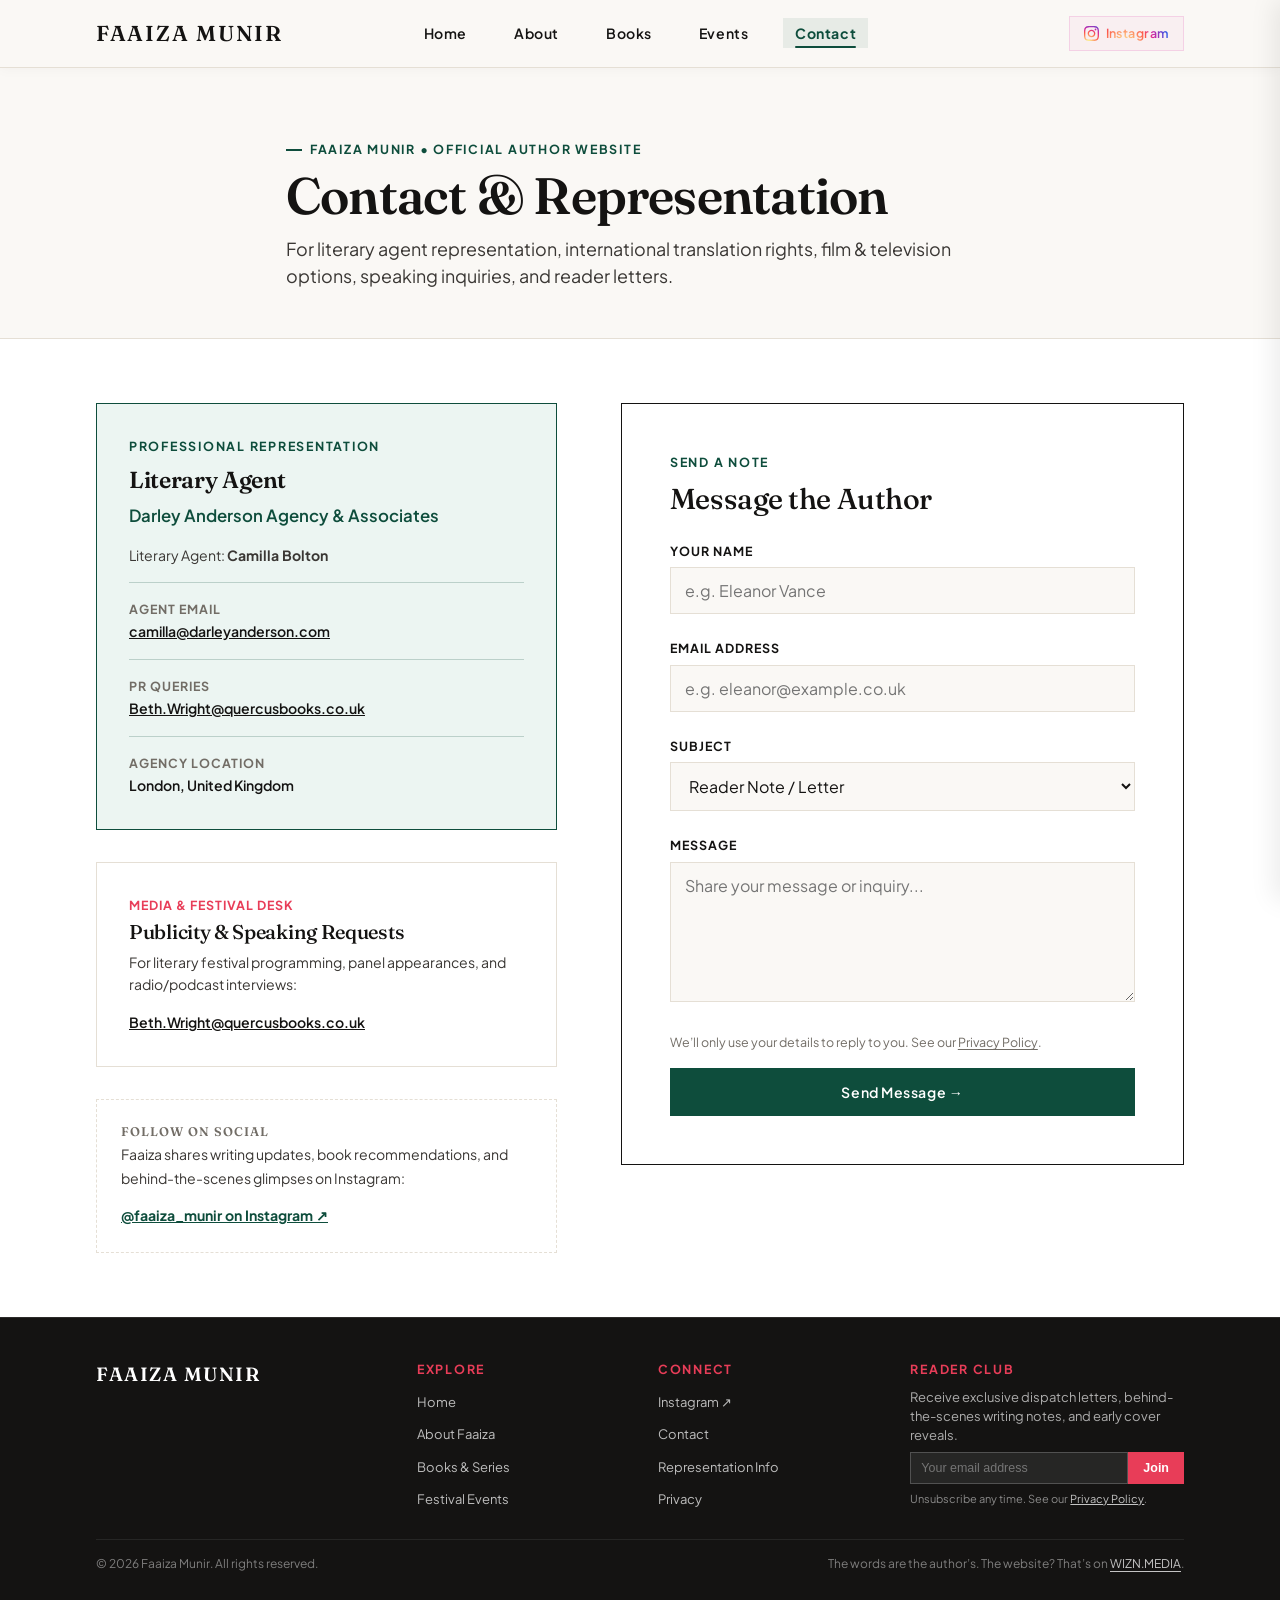
<file: contact.html>
<!DOCTYPE html>
<html lang="en-GB">

<head>
  <meta charset="UTF-8">
  <meta name="viewport" content="width=device-width, initial-scale=1.0">
  <meta http-equiv="X-UA-Compatible" content="IE=edge">

  <title>Contact & Representation | Faaiza Munir</title>
  <meta name="description"
    content="Contact Faaiza Munir. Professional literary agent details, rights inquiries, festival booking, and reader contact.">
  <meta name="author" content="Faaiza Munir">
  <meta name="theme-color" content="#FAF8F5">

  <link rel="canonical" href="https://faaizamunir.com/contact">

  <!-- Social sharing -->
  <meta property="og:type" content="website">
  <meta property="og:site_name" content="Faaiza Munir">
  <meta property="og:locale" content="en_GB">
  <meta property="og:url" content="https://faaizamunir.com/contact">
  <meta property="og:title" content="Contact &amp; Representation | Faaiza Munir">
  <meta property="og:description" content="Contact Faaiza Munir. Professional literary agent details, rights inquiries, festival booking, and reader contact.">
  <meta property="og:image" content="https://faaizamunir.com/assets/share-card.jpg">
  <meta property="og:image:width" content="1200">
  <meta property="og:image:height" content="630">
  <meta property="og:image:alt" content="Faaiza Munir, author of Arranged Murder">
  <meta name="twitter:card" content="summary_large_image">

  <!-- Icons -->
  <link rel="icon" href="/favicon.svg" type="image/svg+xml">
  <link rel="icon" href="/favicon-32.png" type="image/png" sizes="32x32">
  <link rel="apple-touch-icon" href="/apple-touch-icon.png">

  <link rel="stylesheet" href="css/fonts.css">

  <link rel="stylesheet" href="css/tokens.css">
  <link rel="stylesheet" href="css/base.css">
  <link rel="stylesheet" href="css/navigation.css?v=26">
  <link rel="stylesheet" href="css/editorial-pages.css?v=42">
</head>

<body>

  <a href="#mainContent" class="skip-link">Skip to main content</a>

  <!-- Header & Centered Navigation -->
  <header class="site-header" id="siteHeader">
    <div class="container header-inner">
      <a href="index.html" class="site-brand" aria-label="Faaiza Munir - Home">
        <span class="brand-name">Faaiza Munir</span>
      </a>

      <nav class="nav-desktop" aria-label="Main Navigation">
        <ul class="nav-links">
          <li><a href="index.html" class="nav-link">Home</a></li>
          <li><a href="about.html" class="nav-link">About</a></li>
          <li><a href="books.html" class="nav-link">Books</a></li>
          <li><a href="events.html" class="nav-link">Events</a></li>
          <li><a href="contact.html" class="nav-link is-active">Contact</a></li>
        </ul>
      </nav>

      <div class="header-social">
        <!-- Instagram gradient definition for SVG icon -->
        <svg width="0" height="0" style="position:absolute" aria-hidden="true">
          <defs>
            <radialGradient id="ig-grad" cx="30%" cy="107%" r="150%">
              <stop offset="0%" stop-color="#fdf497"/>
              <stop offset="5%" stop-color="#fdf497"/>
              <stop offset="45%" stop-color="#fd5949"/>
              <stop offset="60%" stop-color="#d6249f"/>
              <stop offset="90%" stop-color="#285AEB"/>
            </radialGradient>
          </defs>
        </svg>
        <a href="https://www.instagram.com/faaiza_munir" target="_blank" rel="noopener noreferrer"
          class="social-link-editorial" aria-label="Follow Faaiza on Instagram">
          <svg viewBox="0 0 24 24" aria-hidden="true">
            <path fill="url(#ig-grad)"
              d="M12 2.163c3.204 0 3.584.012 4.85.07 3.252.148 4.771 1.691 4.919 4.919.058 1.265.069 1.645.069 4.849 0 3.205-.012 3.584-.069 4.849-.149 3.225-1.664 4.771-4.919 4.919-1.266.058-1.644.07-4.85.07-3.204 0-3.584-.012-4.849-.07-3.26-.149-4.771-1.699-4.919-4.92-.058-1.265-.07-1.644-.07-4.849 0-3.204.013-3.583.07-4.849.149-3.227 1.664-4.771 4.919-4.919 1.266-.057 1.645-.069 4.849-.069zm0-2.163c-3.259 0-3.667.014-4.947.072-4.358.2-6.78 2.618-6.98 6.98-.059 1.281-.073 1.689-.073 4.948 0 3.259.014 3.668.072 4.948.2 4.358 2.618 6.78 6.98 6.98 1.281.058 1.689.072 4.948.072 3.259 0 3.668-.014 4.948-.072 4.354-.2 6.782-2.618 6.979-6.98.059-1.28.073-1.689.073-4.948 0-3.259-.014-3.667-.072-4.947-.196-4.354-2.617-6.78-6.979-6.98-1.281-.059-1.69-.073-4.949-.073zm0 5.838c-3.403 0-6.162 2.759-6.162 6.162s2.759 6.163 6.162 6.163 6.162-2.759 6.162-6.163c0-3.403-2.759-6.162-6.162-6.162zm0 10.162c-2.209 0-4-1.79-4-4 0-2.209 1.791-4 4-4s4 1.791 4 4c0 2.21-1.791 4-4 4zm6.406-11.845c-.796 0-1.441.645-1.441 1.44s.645 1.44 1.441 1.44c.795 0 1.439-.645 1.439-1.44s-.644-1.44-1.439-1.44z" />
          </svg>
          <span>Instagram</span>
        </a>
      </div>

      <button class="mobile-toggle" id="mobileToggle" aria-label="Toggle navigation menu" aria-expanded="false"
        aria-controls="mobileDrawer">
        <div class="hamburger-box">
          <span class="hamburger-line"></span>
          <span class="hamburger-line"></span>
          <span class="hamburger-line"></span>
        </div>
      </button>
    </div>
  </header>

  <!-- Mobile Drawer -->
  <div class="mobile-drawer-backdrop" id="mobileBackdrop" aria-hidden="true"></div>
  <aside class="mobile-drawer" id="mobileDrawer" aria-label="Mobile Navigation" aria-hidden="true">
    <nav>
      <ul class="mobile-nav-links">
        <li><a href="index.html" class="mobile-nav-link">Home <span>→</span></a></li>
        <li><a href="about.html" class="mobile-nav-link">About <span>→</span></a></li>
        <li><a href="books.html" class="mobile-nav-link">Books <span>→</span></a></li>
        <li><a href="events.html" class="mobile-nav-link">Events <span>→</span></a></li>
        <li><a href="contact.html" class="mobile-nav-link is-active">Contact <span>→</span></a></li>
      </ul>
    </nav>
  </aside>

  <main id="mainContent">

    <!-- Page Header -->
    <header class="page-header-editorial">
      <div class="container page-header-inner">
        <span class="page-kicker">FAAIZA MUNIR • OFFICIAL AUTHOR WEBSITE</span>
        <h1 class="page-title">Contact & Representation</h1>
        <p class="page-lead">
          For literary agent representation, international translation rights, film & television options, speaking
          inquiries, and reader letters.
        </p>
      </div>
    </header>

    <!-- Main Contact Layout -->
    <section class="section-editorial section-editorial--white">
      <div class="container">

        <div class="contact-layout-grid">

          <!-- Column 1: Dedicated Representation Details -->
          <div>

            <!-- Literary Agent Representation -->
            <div class="representation-card">
              <span class="representation-kicker">Professional Representation</span>
              <h2 class="representation-title">Literary Agent</h2>
              <div class="representation-agency">Darley Anderson Agency & Associates</div>
              <p class="representation-desc">
                Literary Agent: <strong>Camilla Bolton</strong>
              </p>

              <div class="contact-meta-entry">
                <span class="contact-meta-label">Agent Email</span>
                <span class="contact-meta-value"><a href="mailto:camilla@darleyanderson.com" style="color: inherit; text-decoration: underline;">camilla@darleyanderson.com</a></span>
              </div>

              <div class="contact-meta-entry">
                <span class="contact-meta-label">PR Queries</span>
                <span class="contact-meta-value"><a href="mailto:Beth.Wright@quercusbooks.co.uk" style="color: inherit; text-decoration: underline;">Beth.Wright@quercusbooks.co.uk</a></span>
              </div>
              <div class="contact-meta-entry">
                <span class="contact-meta-label">Agency Location</span>
                <span class="contact-meta-value">London, United Kingdom</span>
              </div>
            </div>

            <!-- Publicity & Media Enquiries -->
            <div
              style="background-color: var(--bg-surface); border: 1px solid var(--border-rule); padding: var(--space-xl); margin-bottom: var(--space-xl);">
              <span
                style="font-size: var(--text-xs); font-weight: 700; text-transform: uppercase; letter-spacing: var(--tracking-caps); color: var(--color-accent-sec); display: block; margin-bottom: 4px;">
                Media & Festival Desk
              </span>
              <h3
                style="font-family: var(--font-serif); font-size: 1.25rem; color: var(--text-primary); margin-bottom: var(--space-xs);">
                Publicity & Speaking Requests
              </h3>
              <p
                style="font-size: var(--text-sm); color: var(--text-secondary); line-height: var(--lh-normal); margin-bottom: var(--space-md);">
                For literary festival programming, panel appearances, and radio/podcast interviews:
              </p>
              <span style="font-size: var(--text-sm); font-weight: 600; color: var(--text-primary); display: block;">
                <a href="mailto:Beth.Wright@quercusbooks.co.uk" style="color: inherit; text-decoration: underline;">Beth.Wright@quercusbooks.co.uk</a>
              </span>
            </div>

            <!-- Direct Social -->
            <div style="padding: var(--space-lg); border: 1px dashed var(--border-rule);">
              <h4
                style="font-size: var(--text-xs); font-weight: 700; text-transform: uppercase; letter-spacing: var(--tracking-caps); color: var(--text-muted); margin-bottom: 4px;">
                Follow on Social
              </h4>
              <p style="font-size: var(--text-sm); color: var(--text-secondary); margin-bottom: var(--space-sm);">
                Faaiza shares writing updates, book recommendations, and behind-the-scenes glimpses on Instagram:
              </p>
              <a href="https://www.instagram.com/faaiza_munir" target="_blank" rel="noopener noreferrer"
                style="font-size: var(--text-sm); font-weight: 700; color: var(--color-accent-main); text-decoration: underline;">
                @faaiza_munir on Instagram ↗
              </a>
            </div>

          </div>

          <!-- Column 2: Direct Contact Form -->
          <div class="contact-form-card">

            <span
              style="font-family: var(--font-sans); font-size: var(--text-xs); font-weight: 700; text-transform: uppercase; letter-spacing: var(--tracking-widest); color: var(--color-accent-main); display: block; margin-bottom: var(--space-xs);">
              Send a Note
            </span>
            <h2
              style="font-family: var(--font-serif); font-size: 1.8rem; color: var(--text-primary); margin-bottom: var(--space-lg);">
              Message the Author
            </h2>

            <form id="contactForm" onsubmit="handleContactSubmit(event)">

              <div class="form-group">
                <label for="contactName" class="form-label">Your Name</label>
                <input type="text" id="contactName" required class="form-control" placeholder="e.g. Eleanor Vance">
              </div>

              <div class="form-group">
                <label for="contactEmail" class="form-label">Email Address</label>
                <input type="email" id="contactEmail" required class="form-control"
                  placeholder="e.g. eleanor@example.co.uk">
              </div>

              <div class="form-group">
                <label for="contactSubject" class="form-label">Subject</label>
                <select id="contactSubject" class="form-control">
                  <option value="reader">Reader Note / Letter</option>
                  <option value="bookclub">Book Club Appearance Request</option>
                  <option value="event">Festival / Event Invitation</option>
                  <option value="press">Press / Media Interview</option>
                  <option value="rights">Rights / Professional Inquiry</option>
                  <option value="other">Other</option>
                </select>
              </div>

              <div class="form-group">
                <label for="contactMessage" class="form-label">Message</label>
                <textarea id="contactMessage" required class="form-control"
                  placeholder="Share your message or inquiry..."></textarea>
              </div>

              <p class="form-privacy-note">
                We’ll only use your details to reply to you. See our <a href="privacy.html">Privacy Policy</a>.
              </p>

              <button type="submit" class="btn-submit-editorial" id="submitBtn">
                Send Message →
              </button>

              <div class="form-status-msg" id="formStatusMsg" role="alert">
                Thank you for your note! Your message has been sent directly to Faaiza Munir's desk.
              </div>

            </form>

          </div>

        </div>

      </div>
    </section>

  </main>

  <!-- Global Full Editorial Footer -->
  <footer class="site-footer-full">
    <div class="container">
      <div class="footer-top-grid">

        <div>
          <h2 class="footer-brand-title">FAAIZA MUNIR</h2>
        </div>

        <div>
          <h3 class="footer-heading">Explore</h3>
          <ul class="footer-nav-list">
            <li><a href="index.html">Home</a></li>
            <li><a href="about.html">About Faaiza</a></li>
            <li><a href="books.html">Books & Series</a></li>
            <li><a href="events.html">Festival Events</a></li>
          </ul>
        </div>

        <div>
          <h3 class="footer-heading">Connect</h3>
          <ul class="footer-nav-list">
            <li><a href="https://www.instagram.com/faaiza_munir" target="_blank" rel="noopener noreferrer">Instagram ↗</a></li>
            <li><a href="contact.html">Contact</a></li>
            <li><a href="contact.html">Representation Info</a></li>
            <li><a href="privacy.html">Privacy</a></li>
          </ul>
        </div>

        <div>
          <h3 class="footer-heading">Reader Club</h3>
          <p class="footer-newsletter-text">
            Receive exclusive dispatch letters, behind-the-scenes writing notes, and early cover reveals.
          </p>
          <form class="footer-newsletter-form" action="https://app.kit.com/forms/10227477/subscriptions" method="post">
            <input type="email" placeholder="Your email address" name="email_address" autocomplete="email" required class="footer-newsletter-input"
              aria-label="Email address for reader club">
            <button type="submit" class="footer-newsletter-btn">Join</button>
          </form>
          <p class="footer-newsletter-consent">Unsubscribe any time. See our <a href="privacy.html">Privacy Policy</a>.</p>
        </div>

      </div>

      <div class="footer-bottom-bar">
        <div>
          © <span id="currentYear">2026</span> Faaiza Munir. All rights reserved.
        </div>
        <div>
          The words are the author’s. The website? That’s on <a href="https://www.wizn.media" target="_blank" rel="noopener noreferrer">WIZN.MEDIA</a>.
        </div>
      </div>
    </div>
  </footer>

  <script src="js/navigation.js?v=3"></script>
  <script>
    document.getElementById("currentYear").textContent = new Date().getFullYear();

    function handleContactSubmit(e) {
      e.preventDefault();
      const btn = document.getElementById("submitBtn");
      const statusMsg = document.getElementById("formStatusMsg");
      btn.disabled = true;
      btn.innerText = "Sending...";
      setTimeout(() => {
        statusMsg.style.display = "block";
        btn.innerText = "Message Sent ✓";
        btn.style.backgroundColor = "var(--text-muted)";
        btn.style.borderColor = "var(--text-muted)";
        document.getElementById("contactForm").reset();
      }, 700);
    }
  </script>
</body>

</html>
</file>
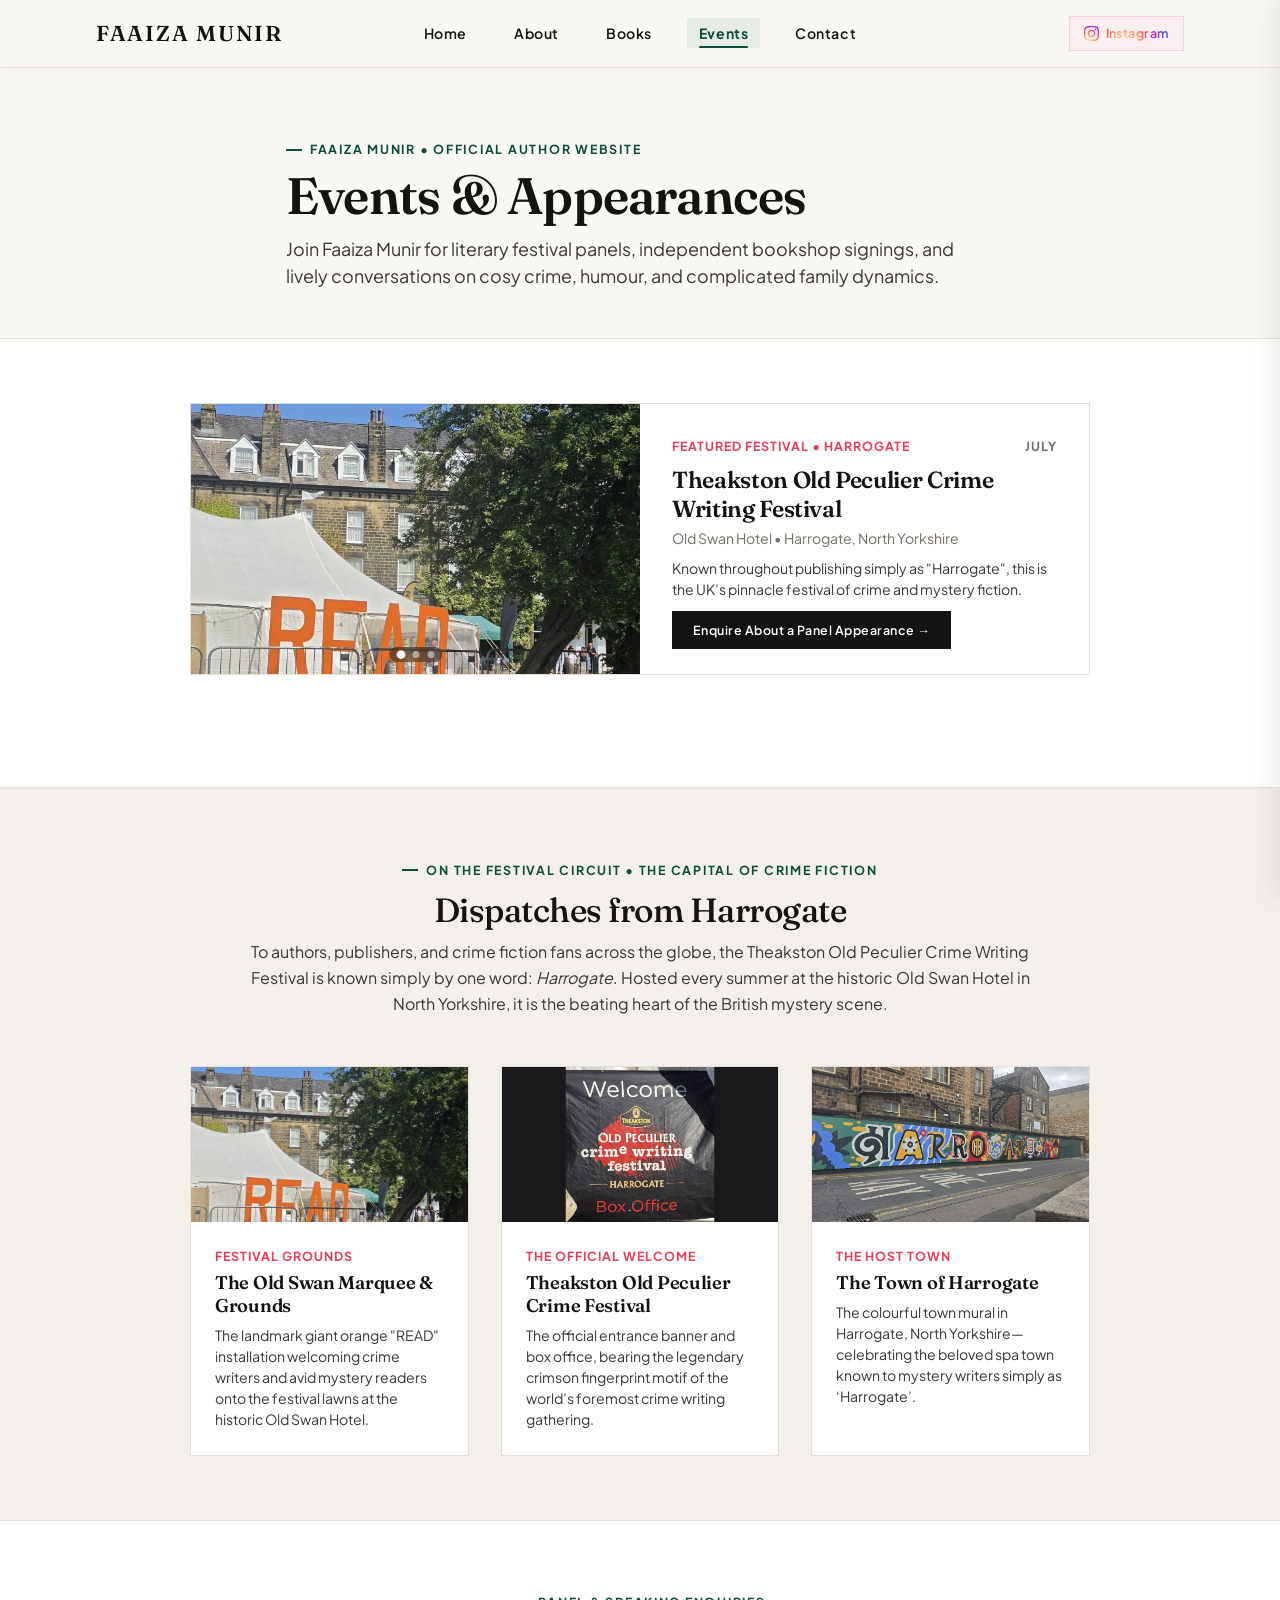
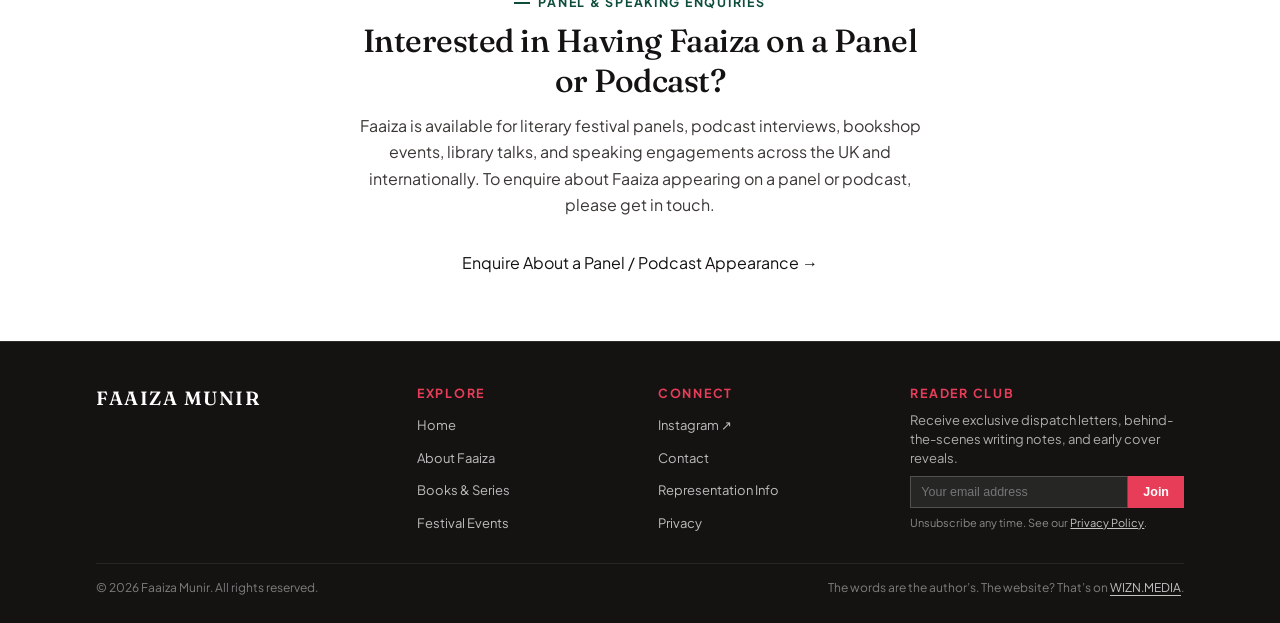
<file: events.html>
<!DOCTYPE html>
<html lang="en-GB">

<head>
  <meta charset="UTF-8">
  <meta name="viewport" content="width=device-width, initial-scale=1.0">
  <meta http-equiv="X-UA-Compatible" content="IE=edge">

  <title>Events & Appearances | Faaiza Munir</title>
  <meta name="description"
    content="Upcoming literary festival appearances, bookshop signings, and speaking events with British cosy crime author Faaiza Munir.">
  <meta name="author" content="Faaiza Munir">
  <meta name="theme-color" content="#FAF8F5">

  <link rel="canonical" href="https://faaizamunir.com/events">

  <!-- Social sharing -->
  <meta property="og:type" content="website">
  <meta property="og:site_name" content="Faaiza Munir">
  <meta property="og:locale" content="en_GB">
  <meta property="og:url" content="https://faaizamunir.com/events">
  <meta property="og:title" content="Events &amp; Appearances | Faaiza Munir">
  <meta property="og:description" content="Upcoming literary festival appearances, bookshop signings, and speaking events with British cosy crime author Faaiza Munir.">
  <meta property="og:image" content="https://faaizamunir.com/assets/share-card.jpg">
  <meta property="og:image:width" content="1200">
  <meta property="og:image:height" content="630">
  <meta property="og:image:alt" content="Faaiza Munir, author of Arranged Murder">
  <meta name="twitter:card" content="summary_large_image">

  <!-- Icons -->
  <link rel="icon" href="/favicon.svg" type="image/svg+xml">
  <link rel="icon" href="/favicon-32.png" type="image/png" sizes="32x32">
  <link rel="apple-touch-icon" href="/apple-touch-icon.png">

  <link rel="stylesheet" href="css/fonts.css">

  <link rel="stylesheet" href="css/tokens.css">
  <link rel="stylesheet" href="css/base.css">
  <link rel="stylesheet" href="css/navigation.css?v=26">
  <link rel="stylesheet" href="css/editorial-pages.css?v=42">
</head>

<body>

  <a href="#mainContent" class="skip-link">Skip to main content</a>

  <!-- Header & Centered Navigation -->
  <header class="site-header" id="siteHeader">
    <div class="container header-inner">
      <a href="index.html" class="site-brand" aria-label="Faaiza Munir - Home">
        <span class="brand-name">Faaiza Munir</span>
      </a>

      <nav class="nav-desktop" aria-label="Main Navigation">
        <ul class="nav-links">
          <li><a href="index.html" class="nav-link">Home</a></li>
          <li><a href="about.html" class="nav-link">About</a></li>
          <li><a href="books.html" class="nav-link">Books</a></li>
          <li><a href="events.html" class="nav-link is-active">Events</a></li>
          <li><a href="contact.html" class="nav-link">Contact</a></li>
        </ul>
      </nav>

      <div class="header-social">
        <!-- Instagram gradient definition for SVG icon -->
        <svg width="0" height="0" style="position:absolute" aria-hidden="true">
          <defs>
            <radialGradient id="ig-grad" cx="30%" cy="107%" r="150%">
              <stop offset="0%" stop-color="#fdf497"/>
              <stop offset="5%" stop-color="#fdf497"/>
              <stop offset="45%" stop-color="#fd5949"/>
              <stop offset="60%" stop-color="#d6249f"/>
              <stop offset="90%" stop-color="#285AEB"/>
            </radialGradient>
          </defs>
        </svg>
        <a href="https://www.instagram.com/faaiza_munir" target="_blank" rel="noopener noreferrer"
          class="social-link-editorial" aria-label="Follow Faaiza on Instagram">
          <svg viewBox="0 0 24 24" aria-hidden="true">
            <path fill="url(#ig-grad)"
              d="M12 2.163c3.204 0 3.584.012 4.85.07 3.252.148 4.771 1.691 4.919 4.919.058 1.265.069 1.645.069 4.849 0 3.205-.012 3.584-.069 4.849-.149 3.225-1.664 4.771-4.919 4.919-1.266.058-1.644.07-4.85.07-3.204 0-3.584-.012-4.849-.07-3.26-.149-4.771-1.699-4.919-4.92-.058-1.265-.07-1.644-.07-4.849 0-3.204.013-3.583.07-4.849.149-3.227 1.664-4.771 4.919-4.919 1.266-.057 1.645-.069 4.849-.069zm0-2.163c-3.259 0-3.667.014-4.947.072-4.358.2-6.78 2.618-6.98 6.98-.059 1.281-.073 1.689-.073 4.948 0 3.259.014 3.668.072 4.948.2 4.358 2.618 6.78 6.98 6.98 1.281.058 1.689.072 4.948.072 3.259 0 3.668-.014 4.948-.072 4.354-.2 6.782-2.618 6.979-6.98.059-1.28.073-1.689.073-4.948 0-3.259-.014-3.667-.072-4.947-.196-4.354-2.617-6.78-6.979-6.98-1.281-.059-1.69-.073-4.949-.073zm0 5.838c-3.403 0-6.162 2.759-6.162 6.162s2.759 6.163 6.162 6.163 6.162-2.759 6.162-6.163c0-3.403-2.759-6.162-6.162-6.162zm0 10.162c-2.209 0-4-1.79-4-4 0-2.209 1.791-4 4-4s4 1.791 4 4c0 2.21-1.791 4-4 4zm6.406-11.845c-.796 0-1.441.645-1.441 1.44s.645 1.44 1.441 1.44c.795 0 1.439-.645 1.439-1.44s-.644-1.44-1.439-1.44z" />
          </svg>
          <span>Instagram</span>
        </a>
      </div>

      <button class="mobile-toggle" id="mobileToggle" aria-label="Toggle navigation menu" aria-expanded="false"
        aria-controls="mobileDrawer">
        <div class="hamburger-box">
          <span class="hamburger-line"></span>
          <span class="hamburger-line"></span>
          <span class="hamburger-line"></span>
        </div>
      </button>
    </div>
  </header>

  <!-- Mobile Drawer -->
  <div class="mobile-drawer-backdrop" id="mobileBackdrop" aria-hidden="true"></div>
  <aside class="mobile-drawer" id="mobileDrawer" aria-label="Mobile Navigation" aria-hidden="true">
    <nav>
      <ul class="mobile-nav-links">
        <li><a href="index.html" class="mobile-nav-link">Home <span>→</span></a></li>
        <li><a href="about.html" class="mobile-nav-link">About <span>→</span></a></li>
        <li><a href="books.html" class="mobile-nav-link">Books <span>→</span></a></li>
        <li><a href="events.html" class="mobile-nav-link is-active">Events <span>→</span></a></li>
        <li><a href="contact.html" class="mobile-nav-link">Contact <span>→</span></a></li>
      </ul>
    </nav>
  </aside>

  <main id="mainContent">

    <!-- Page Header -->
    <header class="page-header-editorial">
      <div class="container page-header-inner">
        <span class="page-kicker">FAAIZA MUNIR • OFFICIAL AUTHOR WEBSITE</span>
        <h1 class="page-title">Events & Appearances</h1>
        <p class="page-lead">
          Join Faaiza Munir for literary festival panels, independent bookshop signings, and lively conversations on
          cosy crime, humour, and complicated family dynamics.
        </p>
      </div>
    </header>

    <!-- Events List Section -->
    <section class="section-editorial section-editorial--white">
      <div class="container">

        <!-- Featured Festival Banner Card -->
        <div class="featured-festival-banner">
          <div class="featured-festival-banner-media">
            <div class="festival-carousel" id="festivalCarousel" aria-label="Harrogate Festival Image Gallery">
              <div class="festival-track" id="festivalTrack">
                <img src="assets/harrogate-festival-marquee-clean.jpg"
                  alt="Festival marquee tent with giant READ letters on the lawn at the Old Swan Hotel, Harrogate"
                  class="festival-slide" loading="eager">
                <img src="assets/harrogate-festival-banner-16-9.jpg"
                  alt="Official welcome banner for Theakston Old Peculier Crime Writing Festival Harrogate with crimson fingerprint logo"
                  class="festival-slide" loading="lazy">
                <img src="assets/harrogate-town-mural.jpg"
                  alt="Vibrant colourful street mural spelling out Harrogate on stone wall"
                  class="festival-slide" loading="lazy">
              </div>
              <div class="festival-carousel-dots" role="tablist" aria-label="Slide indicators">
                <button type="button" class="festival-dot is-active" aria-label="Slide 1" data-index="0"></button>
                <button type="button" class="festival-dot" aria-label="Slide 2" data-index="1"></button>
                <button type="button" class="festival-dot" aria-label="Slide 3" data-index="2"></button>
              </div>
            </div>
          </div>
          <div class="featured-festival-banner-content">
            <div style="display: flex; justify-content: space-between; align-items: baseline; gap: var(--space-sm); margin-bottom: 4px;">
              <span class="event-type-tag">Featured Festival • Harrogate</span>
              <span style="font-size: var(--text-xs); font-weight: 700; text-transform: uppercase; letter-spacing: var(--tracking-caps); color: var(--text-muted);">July</span>
            </div>
            <h2 class="event-title" style="font-size: 1.45rem; margin-bottom: 4px;">
              Theakston Old Peculier Crime Writing Festival
            </h2>
            <p class="event-location" style="margin-bottom: var(--space-xs);">
              Old Swan Hotel • Harrogate, North Yorkshire
            </p>
            <p class="event-desc" style="margin-bottom: var(--space-md);">
              Known throughout publishing simply as "Harrogate", this is the UK’s pinnacle festival of crime and mystery fiction.
            </p>
            <div>
              <a href="contact.html" class="btn-event-action">Enquire About a Panel Appearance →</a>
            </div>
          </div>
        </div>

      </div>
    </section>

    <!-- Dedicated Harrogate Festival Dispatch & Photo Feature -->
    <section class="section-editorial section-editorial--subtle">
      <div class="container">
        <div style="max-width: 780px; margin: 0 auto var(--space-2xl); text-align: center;">
          <span class="page-kicker">ON THE FESTIVAL CIRCUIT • THE CAPITAL OF CRIME FICTION</span>
          <h2 style="font-family: var(--font-serif); font-size: 2.1rem; color: var(--text-primary); margin-bottom: var(--space-xs);">
            Dispatches from Harrogate
          </h2>
          <p style="color: var(--text-secondary); font-size: var(--text-body); line-height: var(--lh-reading); margin: 0 auto;">
            To authors, publishers, and crime fiction fans across the globe, the Theakston Old Peculier Crime Writing Festival is known simply by one word: <em>Harrogate</em>. Hosted every summer at the historic Old Swan Hotel in North Yorkshire, it is the beating heart of the British mystery scene.
          </p>
        </div>

        <div class="harrogate-gallery-grid">
          <!-- Card 1: Festival Grounds & Lawn -->
          <article class="harrogate-gallery-card">
            <div class="harrogate-gallery-media">
              <img src="assets/harrogate-festival-marquee-clean.jpg"
                alt="Festival marquee tent with giant READ letters on the lawn at the Old Swan Hotel, Harrogate"
                loading="lazy">
            </div>
            <div class="harrogate-gallery-body">
              <span class="harrogate-gallery-kicker">Festival Grounds</span>
              <h3 class="harrogate-gallery-title">The Old Swan Marquee & Grounds</h3>
              <p class="harrogate-gallery-desc">
                The landmark giant orange "READ" installation welcoming crime writers and avid mystery readers onto the festival lawns at the historic Old Swan Hotel.
              </p>
            </div>
          </article>

          <!-- Card 2: Official Festival Welcome Banner -->
          <article class="harrogate-gallery-card">
            <div class="harrogate-gallery-media">
              <img src="assets/harrogate-festival-banner-16-9.jpg"
                alt="Official welcome banner for Theakston Old Peculier Crime Writing Festival Harrogate with crimson fingerprint logo"
                loading="lazy">
            </div>
            <div class="harrogate-gallery-body">
              <span class="harrogate-gallery-kicker">The Official Welcome</span>
              <h3 class="harrogate-gallery-title">Theakston Old Peculier Crime Festival</h3>
              <p class="harrogate-gallery-desc">
                The official entrance banner and box office, bearing the legendary crimson fingerprint motif of the world’s foremost crime writing gathering.
              </p>
            </div>
          </article>

          <!-- Card 3: The Town Mural -->
          <article class="harrogate-gallery-card">
            <div class="harrogate-gallery-media">
              <img src="assets/harrogate-town-mural.jpg"
                alt="Vibrant colourful street mural spelling out Harrogate on stone wall"
                loading="lazy">
            </div>
            <div class="harrogate-gallery-body">
              <span class="harrogate-gallery-kicker">The Host Town</span>
              <h3 class="harrogate-gallery-title">The Town of Harrogate</h3>
              <p class="harrogate-gallery-desc">
                The colourful town mural in Harrogate, North Yorkshire—celebrating the beloved spa town known to mystery writers simply as ‘Harrogate’.
              </p>
            </div>
          </article>
        </div>
      </div>
    </section>

    <!-- Panel & Speaking Enquiry CTA -->
    <section class="section-editorial section-editorial--white">
      <div class="container" style="text-align: center; max-width: 680px; margin: 0 auto;">
        <span class="page-kicker">Panel & Speaking Enquiries</span>
        <h2
          style="font-family: var(--font-serif); font-size: 2rem; color: var(--text-primary); margin-bottom: var(--space-sm);">
          Interested in Having Faaiza on a Panel or Podcast?
        </h2>
        <p style="color: var(--text-secondary); font-size: var(--text-body); margin-bottom: var(--space-xl);">
          Faaiza is available for literary festival panels, podcast interviews, bookshop events, library talks, and
          speaking engagements across the UK and internationally. To enquire about Faaiza appearing on a panel or podcast, please get in touch.
        </p>
        <a href="contact.html" class="btn-editorial-solid">
          <span>Enquire About a Panel / Podcast Appearance</span>
          <span aria-hidden="true">→</span>
        </a>
      </div>
    </section>

  </main>

  <!-- Global Full Editorial Footer -->
  <footer class="site-footer-full">
    <div class="container">
      <div class="footer-top-grid">

        <div>
          <h2 class="footer-brand-title">FAAIZA MUNIR</h2>
        </div>

        <div>
          <h3 class="footer-heading">Explore</h3>
          <ul class="footer-nav-list">
            <li><a href="index.html">Home</a></li>
            <li><a href="about.html">About Faaiza</a></li>
            <li><a href="books.html">Books & Series</a></li>
            <li><a href="events.html">Festival Events</a></li>
          </ul>
        </div>

        <div>
          <h3 class="footer-heading">Connect</h3>
          <ul class="footer-nav-list">
            <li><a href="https://www.instagram.com/faaiza_munir" target="_blank" rel="noopener noreferrer">Instagram ↗</a></li>
            <li><a href="contact.html">Contact</a></li>
            <li><a href="contact.html">Representation Info</a></li>
            <li><a href="privacy.html">Privacy</a></li>
          </ul>
        </div>

        <div>
          <h3 class="footer-heading">Reader Club</h3>
          <p class="footer-newsletter-text">
            Receive exclusive dispatch letters, behind-the-scenes writing notes, and early cover reveals.
          </p>
          <form class="footer-newsletter-form" action="https://app.kit.com/forms/10227477/subscriptions" method="post">
            <input type="email" placeholder="Your email address" name="email_address" autocomplete="email" required class="footer-newsletter-input"
              aria-label="Email address for reader club">
            <button type="submit" class="footer-newsletter-btn">Join</button>
          </form>
          <p class="footer-newsletter-consent">Unsubscribe any time. See our <a href="privacy.html">Privacy Policy</a>.</p>
        </div>

      </div>

      <div class="footer-bottom-bar">
        <div>
          © <span id="currentYear">2026</span> Faaiza Munir. All rights reserved.
        </div>
        <div>
          The words are the author’s. The website? That’s on <a href="https://www.wizn.media" target="_blank" rel="noopener noreferrer">WIZN.MEDIA</a>.
        </div>
      </div>
    </div>
  </footer>

  <script src="js/navigation.js?v=3"></script>
  <script>
    document.getElementById("currentYear").textContent = new Date().getFullYear();

    // Auto-sliding festival image scroll carousel (every 5 seconds)
    (function initFestivalCarousel() {
      const carousel = document.getElementById("festivalCarousel");
      const track = document.getElementById("festivalTrack");
      if (!carousel || !track) return;
      const slides = track.querySelectorAll(".festival-slide");
      const dots = carousel.querySelectorAll(".festival-dot");
      if (slides.length <= 1) return;

      let currentIndex = 0;
      let timer = null;

      function goToSlide(index) {
        dots[currentIndex].classList.remove("is-active");
        currentIndex = (index + slides.length) % slides.length;
        track.style.transform = `translateX(-${currentIndex * 100}%)`;
        dots[currentIndex].classList.add("is-active");
      }

      function startTimer() {
        stopTimer();
        timer = setInterval(() => {
          goToSlide(currentIndex + 1);
        }, 5000);
      }

      function stopTimer() {
        if (timer) {
          clearInterval(timer);
          timer = null;
        }
      }

      dots.forEach((dot, idx) => {
        dot.addEventListener("click", () => {
          goToSlide(idx);
          startTimer();
        });
      });

      carousel.addEventListener("mouseenter", stopTimer);
      carousel.addEventListener("mouseleave", startTimer);

      startTimer();
    })();
  </script>
</body>

</html>
</file>
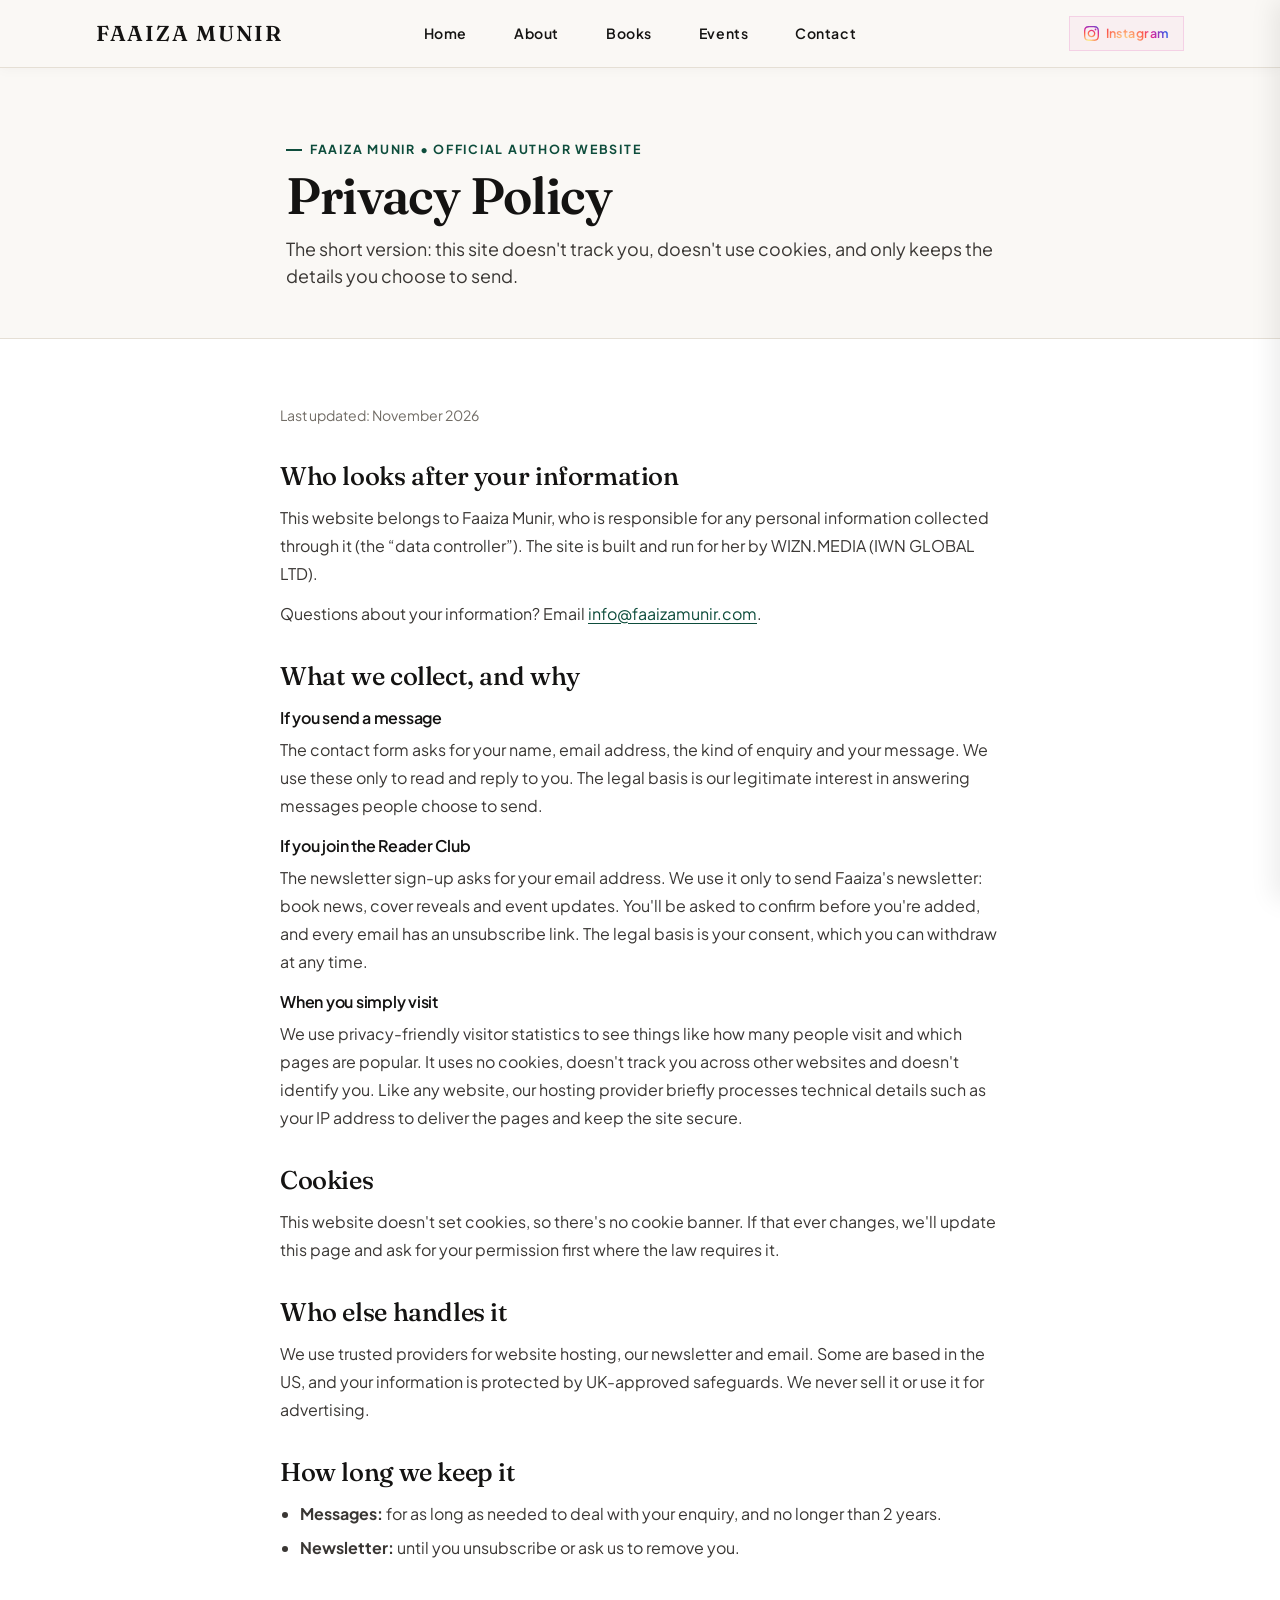
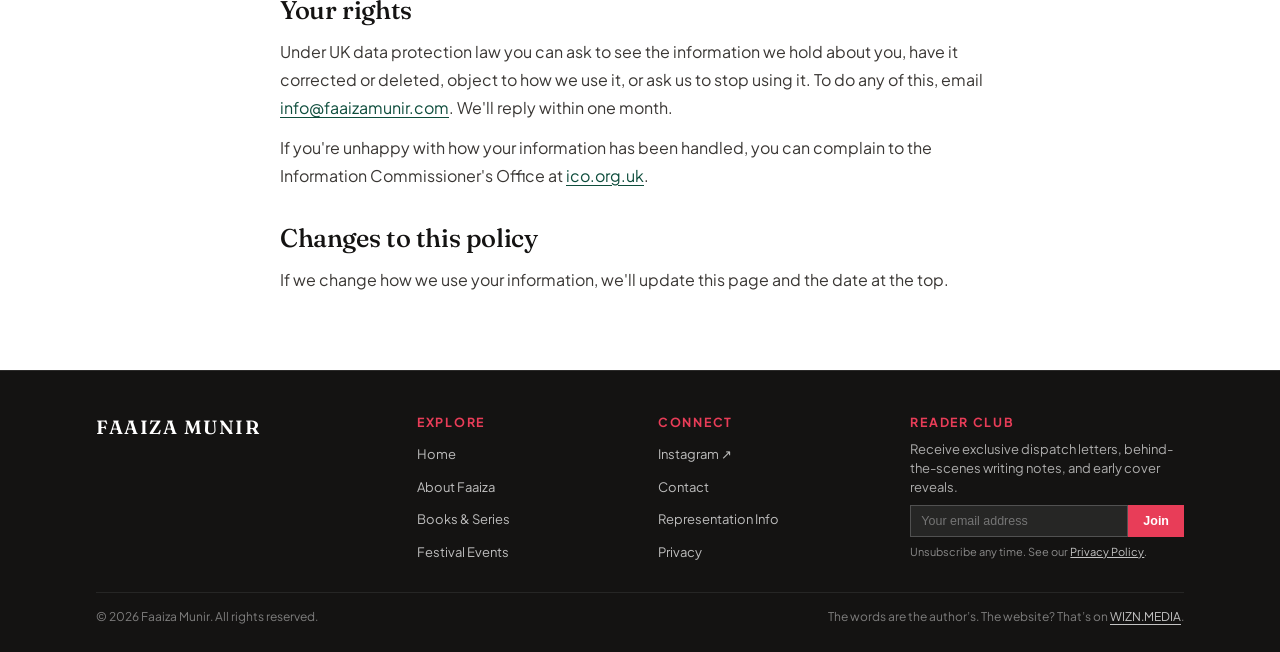
<file: privacy.html>
<!DOCTYPE html>
<html lang="en-GB">

<head>
  <meta charset="UTF-8">
  <meta name="viewport" content="width=device-width, initial-scale=1.0">
  <meta http-equiv="X-UA-Compatible" content="IE=edge">

  <title>Privacy Policy | Faaiza Munir</title>
  <meta name="description" content="How faaizamunir.com handles your information: contact messages, the Reader Club newsletter, cookie-free statistics and your rights.">
  <meta name="author" content="Faaiza Munir">
  <meta name="theme-color" content="#FAF8F5">

  <link rel="canonical" href="https://faaizamunir.com/privacy">

  <!-- Social sharing -->
  <meta property="og:type" content="website">
  <meta property="og:site_name" content="Faaiza Munir">
  <meta property="og:locale" content="en_GB">
  <meta property="og:url" content="https://faaizamunir.com/privacy">
  <meta property="og:title" content="Privacy Policy | Faaiza Munir">
  <meta property="og:description" content="How faaizamunir.com handles your information.">
  <meta property="og:image" content="https://faaizamunir.com/assets/share-card.jpg">
  <meta property="og:image:width" content="1200">
  <meta property="og:image:height" content="630">
  <meta property="og:image:alt" content="Faaiza Munir, author of Arranged Murder">
  <meta name="twitter:card" content="summary_large_image">

  <!-- Icons -->
  <link rel="icon" href="/favicon.svg" type="image/svg+xml">
  <link rel="icon" href="/favicon-32.png" type="image/png" sizes="32x32">
  <link rel="apple-touch-icon" href="/apple-touch-icon.png">

  <!-- Structured data -->
  <script type="application/ld+json">
{
  "@context": "https://schema.org",
  "@type": "ProfilePage",
  "url": "https://faaizamunir.com/privacy",
  "mainEntity": {
    "@type": "Person",
    "@id": "https://faaizamunir.com/#faaiza",
    "name": "Faaiza Munir",
    "url": "https://faaizamunir.com/",
    "image": "https://faaizamunir.com/assets/faaiza-blue-studio.jpg",
    "jobTitle": "Author",
    "sameAs": [
      "https://www.instagram.com/faaiza_munir"
    ]
  }
}
  </script>

  <link rel="stylesheet" href="css/fonts.css">

  <link rel="stylesheet" href="css/tokens.css">
  <link rel="stylesheet" href="css/base.css">
  <link rel="stylesheet" href="css/navigation.css?v=26">
  <link rel="stylesheet" href="css/editorial-pages.css?v=42">
</head>

<body>

  <a href="#mainContent" class="skip-link">Skip to main content</a>

  <!-- Header & Centered Navigation -->
  <header class="site-header" id="siteHeader">
    <div class="container header-inner">
      <a href="index.html" class="site-brand" aria-label="Faaiza Munir - Home">
        <span class="brand-name">Faaiza Munir</span>
      </a>

      <nav class="nav-desktop" aria-label="Main Navigation">
        <ul class="nav-links">
          <li><a href="index.html" class="nav-link">Home</a></li>
          <li><a href="about.html" class="nav-link">About</a></li>
          <li><a href="books.html" class="nav-link">Books</a></li>
          <li><a href="events.html" class="nav-link">Events</a></li>
          <li><a href="contact.html" class="nav-link">Contact</a></li>
        </ul>
      </nav>

      <div class="header-social">
        <!-- Instagram gradient definition for SVG icon -->
        <svg width="0" height="0" style="position:absolute" aria-hidden="true">
          <defs>
            <radialGradient id="ig-grad" cx="30%" cy="107%" r="150%">
              <stop offset="0%" stop-color="#fdf497"/>
              <stop offset="5%" stop-color="#fdf497"/>
              <stop offset="45%" stop-color="#fd5949"/>
              <stop offset="60%" stop-color="#d6249f"/>
              <stop offset="90%" stop-color="#285AEB"/>
            </radialGradient>
          </defs>
        </svg>
        <a href="https://www.instagram.com/faaiza_munir" target="_blank" rel="noopener noreferrer"
          class="social-link-editorial" aria-label="Follow Faaiza on Instagram">
          <svg viewBox="0 0 24 24" aria-hidden="true">
            <path fill="url(#ig-grad)"
              d="M12 2.163c3.204 0 3.584.012 4.85.07 3.252.148 4.771 1.691 4.919 4.919.058 1.265.069 1.645.069 4.849 0 3.205-.012 3.584-.069 4.849-.149 3.225-1.664 4.771-4.919 4.919-1.266.058-1.644.07-4.85.07-3.204 0-3.584-.012-4.849-.07-3.26-.149-4.771-1.699-4.919-4.92-.058-1.265-.07-1.644-.07-4.849 0-3.204.013-3.583.07-4.849.149-3.227 1.664-4.771 4.919-4.919 1.266-.057 1.645-.069 4.849-.069zm0-2.163c-3.259 0-3.667.014-4.947.072-4.358.2-6.78 2.618-6.98 6.98-.059 1.281-.073 1.689-.073 4.948 0 3.259.014 3.668.072 4.948.2 4.358 2.618 6.78 6.98 6.98 1.281.058 1.689.072 4.948.072 3.259 0 3.668-.014 4.948-.072 4.354-.2 6.782-2.618 6.979-6.98.059-1.28.073-1.689.073-4.948 0-3.259-.014-3.667-.072-4.947-.196-4.354-2.617-6.78-6.979-6.98-1.281-.059-1.69-.073-4.949-.073zm0 5.838c-3.403 0-6.162 2.759-6.162 6.162s2.759 6.163 6.162 6.163 6.162-2.759 6.162-6.163c0-3.403-2.759-6.162-6.162-6.162zm0 10.162c-2.209 0-4-1.79-4-4 0-2.209 1.791-4 4-4s4 1.791 4 4c0 2.21-1.791 4-4 4zm6.406-11.845c-.796 0-1.441.645-1.441 1.44s.645 1.44 1.441 1.44c.795 0 1.439-.645 1.439-1.44s-.644-1.44-1.439-1.44z" />
          </svg>
          <span>Instagram</span>
        </a>
      </div>

      <button class="mobile-toggle" id="mobileToggle" aria-label="Toggle navigation menu" aria-expanded="false"
        aria-controls="mobileDrawer">
        <div class="hamburger-box">
          <span class="hamburger-line"></span>
          <span class="hamburger-line"></span>
          <span class="hamburger-line"></span>
        </div>
      </button>
    </div>
  </header>

  <!-- Mobile Drawer -->
  <div class="mobile-drawer-backdrop" id="mobileBackdrop" aria-hidden="true"></div>
  <aside class="mobile-drawer" id="mobileDrawer" aria-label="Mobile Navigation" aria-hidden="true">
    <nav>
      <ul class="mobile-nav-links">
        <li><a href="index.html" class="mobile-nav-link">Home <span>→</span></a></li>
        <li><a href="about.html" class="mobile-nav-link">About <span>→</span></a></li>
        <li><a href="books.html" class="mobile-nav-link">Books <span>→</span></a></li>
        <li><a href="events.html" class="mobile-nav-link">Events <span>→</span></a></li>
        <li><a href="contact.html" class="mobile-nav-link">Contact <span>→</span></a></li>
      </ul>
    </nav>
  </aside>

  <main id="mainContent">

    <!-- Page Header -->
    <header class="page-header-editorial">
      <div class="container page-header-inner">
        <span class="page-kicker">FAAIZA MUNIR • OFFICIAL AUTHOR WEBSITE</span>
        <h1 class="page-title">Privacy Policy</h1>
        <p class="page-lead">
          The short version: this site doesn't track you, doesn't use cookies, and only keeps the details you choose to send.
        </p>
      </div>
    </header>

    <section class="section-editorial section-editorial--white">
      <div class="container">
        <article class="legal-prose">

          <p class="legal-updated">Last updated: November 2026</p>

          <h2>Who looks after your information</h2>
          <p>
            This website belongs to Faaiza Munir, who is responsible for any personal information collected through it
            (the &ldquo;data controller&rdquo;). The site is built and run for her by WIZN.MEDIA (IWN GLOBAL LTD).
          </p>
          <p>
            Questions about your information? Email <a href="mailto:info@faaizamunir.com">info@faaizamunir.com</a>.
          </p>

          <h2>What we collect, and why</h2>
          <h3>If you send a message</h3>
          <p>
            The contact form asks for your name, email address, the kind of enquiry and your message. We use these only
            to read and reply to you. The legal basis is our legitimate interest in answering messages people choose to send.
          </p>
          <h3>If you join the Reader Club</h3>
          <p>
            The newsletter sign-up asks for your email address. We use it only to send Faaiza's newsletter: book news,
            cover reveals and event updates. You'll be asked to confirm before you're added, and every email has an
            unsubscribe link. The legal basis is your consent, which you can withdraw at any time.
          </p>
          <h3>When you simply visit</h3>
          <p>
            We use privacy-friendly visitor statistics to see things like how many people visit
            and which pages are popular. It uses no cookies, doesn't track you across other websites and doesn't identify you.
            Like any website, our hosting provider briefly processes technical details such as your IP address to deliver
            the pages and keep the site secure.
          </p>

          <h2>Cookies</h2>
          <p>
            This website doesn't set cookies, so there's no cookie banner. If that ever changes, we'll update this page
            and ask for your permission first where the law requires it.
          </p>

          <h2>Who else handles it</h2>
          <p>
            We use trusted providers for website hosting, our newsletter and email. Some are based in the US, and
            your information is protected by UK-approved safeguards. We never sell it or use it for advertising.
          </p>

          <h2>How long we keep it</h2>
          <ul>
            <li><strong>Messages:</strong> for as long as needed to deal with your enquiry, and no longer than 2 years.</li>
            <li><strong>Newsletter:</strong> until you unsubscribe or ask us to remove you.</li>
          </ul>

          <h2>Your rights</h2>
          <p>
            Under UK data protection law you can ask to see the information we hold about you, have it corrected or deleted,
            object to how we use it, or ask us to stop using it. To do any of this, email
            <a href="mailto:info@faaizamunir.com">info@faaizamunir.com</a>. We'll reply within one month.
          </p>
          <p>
            If you're unhappy with how your information has been handled, you can complain to the Information
            Commissioner's Office at <a href="https://ico.org.uk/make-a-complaint/" target="_blank" rel="noopener noreferrer">ico.org.uk</a>.
          </p>

          <h2>Changes to this policy</h2>
          <p>
            If we change how we use your information, we'll update this page and the date at the top.
          </p>

        </article>
      </div>
    </section>

  </main>

  <!-- Global Full Editorial Footer -->
  <footer class="site-footer-full">
    <div class="container">
      <div class="footer-top-grid">

        <div>
          <h2 class="footer-brand-title">FAAIZA MUNIR</h2>
        </div>

        <div>
          <h3 class="footer-heading">Explore</h3>
          <ul class="footer-nav-list">
            <li><a href="index.html">Home</a></li>
            <li><a href="about.html">About Faaiza</a></li>
            <li><a href="books.html">Books & Series</a></li>
            <li><a href="events.html">Festival Events</a></li>
          </ul>
        </div>

        <div>
          <h3 class="footer-heading">Connect</h3>
          <ul class="footer-nav-list">
            <li><a href="https://www.instagram.com/faaiza_munir" target="_blank" rel="noopener noreferrer">Instagram ↗</a></li>
            <li><a href="contact.html">Contact</a></li>
            <li><a href="contact.html">Representation Info</a></li>
            <li><a href="privacy.html">Privacy</a></li>
          </ul>
        </div>

        <div>
          <h3 class="footer-heading">Reader Club</h3>
          <p class="footer-newsletter-text">
            Receive exclusive dispatch letters, behind-the-scenes writing notes, and early cover reveals.
          </p>
          <form class="footer-newsletter-form" action="https://app.kit.com/forms/10227477/subscriptions" method="post">
            <input type="email" placeholder="Your email address" name="email_address" autocomplete="email" required class="footer-newsletter-input"
              aria-label="Email address for reader club">
            <button type="submit" class="footer-newsletter-btn">Join</button>
          </form>
          <p class="footer-newsletter-consent">Unsubscribe any time. See our <a href="privacy.html">Privacy Policy</a>.</p>
        </div>

      </div>

      <div class="footer-bottom-bar">
        <div>
          © <span id="currentYear">2026</span> Faaiza Munir. All rights reserved.
        </div>
        <div>
          The words are the author’s. The website? That’s on <a href="https://www.wizn.media" target="_blank" rel="noopener noreferrer">WIZN.MEDIA</a>.
        </div>
      </div>
    </div>
  </footer>

  <script src="js/navigation.js?v=3"></script>
  <script>
    document.getElementById("currentYear").textContent = new Date().getFullYear();
  </script>
</body>

</html>
</file>
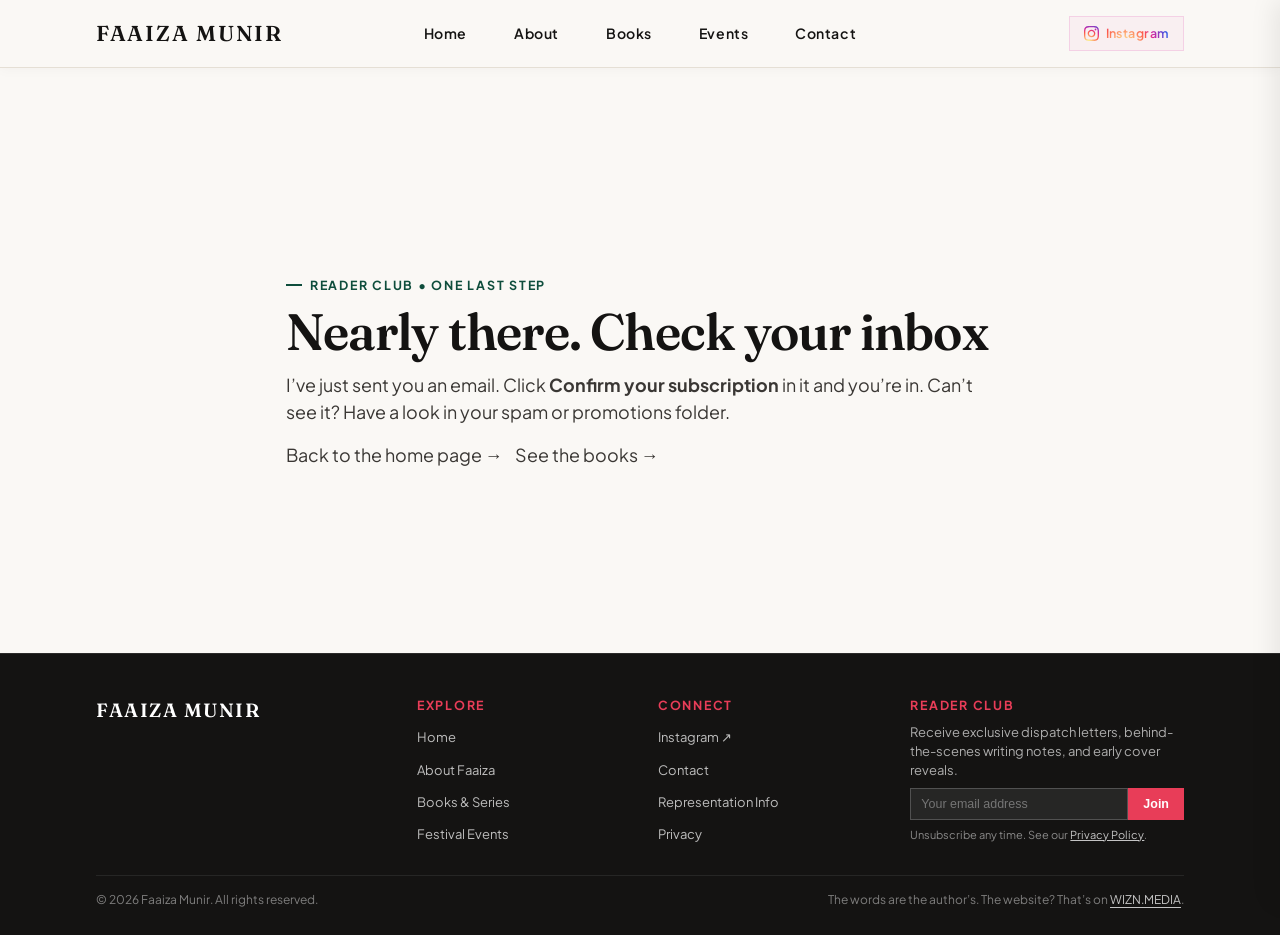
<file: thank-you.html>
<!DOCTYPE html>
<html lang="en-GB">

<head>
  <meta charset="UTF-8">
  <meta name="viewport" content="width=device-width, initial-scale=1.0">
  <meta http-equiv="X-UA-Compatible" content="IE=edge">

  <title>Nearly There | Faaiza Munir</title>
  <meta name="description" content="Check your inbox to confirm your Reader Club sign-up.">
  <meta name="robots" content="noindex">
  <meta name="author" content="Faaiza Munir">
  <meta name="theme-color" content="#FAF8F5">

  <!-- Icons -->
  <link rel="icon" href="/favicon.svg" type="image/svg+xml">
  <link rel="icon" href="/favicon-32.png" type="image/png" sizes="32x32">
  <link rel="apple-touch-icon" href="/apple-touch-icon.png">

  <!-- Structured data -->
  <script type="application/ld+json">
{
  "@context": "https://schema.org",
  "@type": "ProfilePage",
  "url": "https://faaizamunir.com/thank-you.html",
  "mainEntity": {
    "@type": "Person",
    "@id": "https://faaizamunir.com/#faaiza",
    "name": "Faaiza Munir",
    "url": "https://faaizamunir.com/",
    "image": "https://faaizamunir.com/assets/faaiza-blue-studio.jpg",
    "jobTitle": "Author",
    "sameAs": [
      "https://www.instagram.com/faaiza_munir"
    ]
  }
}
  </script>

  <link rel="stylesheet" href="/css/fonts.css">

  <link rel="stylesheet" href="/css/tokens.css">
  <link rel="stylesheet" href="/css/base.css">
  <link rel="stylesheet" href="/css/navigation.css?v=26">
  <link rel="stylesheet" href="/css/editorial-pages.css?v=42">
</head>

<body>

  <a href="#mainContent" class="skip-link">Skip to main content</a>

  <!-- Header & Centered Navigation -->
  <header class="site-header" id="siteHeader">
    <div class="container header-inner">
      <a href="/index.html" class="site-brand" aria-label="Faaiza Munir - Home">
        <span class="brand-name">Faaiza Munir</span>
      </a>

      <nav class="nav-desktop" aria-label="Main Navigation">
        <ul class="nav-links">
          <li><a href="/index.html" class="nav-link">Home</a></li>
          <li><a href="/about.html" class="nav-link">About</a></li>
          <li><a href="/books.html" class="nav-link">Books</a></li>
          <li><a href="/events.html" class="nav-link">Events</a></li>
          <li><a href="/contact.html" class="nav-link">Contact</a></li>
        </ul>
      </nav>

      <div class="header-social">
        <!-- Instagram gradient definition for SVG icon -->
        <svg width="0" height="0" style="position:absolute" aria-hidden="true">
          <defs>
            <radialGradient id="ig-grad" cx="30%" cy="107%" r="150%">
              <stop offset="0%" stop-color="#fdf497"/>
              <stop offset="5%" stop-color="#fdf497"/>
              <stop offset="45%" stop-color="#fd5949"/>
              <stop offset="60%" stop-color="#d6249f"/>
              <stop offset="90%" stop-color="#285AEB"/>
            </radialGradient>
          </defs>
        </svg>
        <a href="https://www.instagram.com/faaiza_munir" target="_blank" rel="noopener noreferrer"
          class="social-link-editorial" aria-label="Follow Faaiza on Instagram">
          <svg viewBox="0 0 24 24" aria-hidden="true">
            <path fill="url(#ig-grad)"
              d="M12 2.163c3.204 0 3.584.012 4.85.07 3.252.148 4.771 1.691 4.919 4.919.058 1.265.069 1.645.069 4.849 0 3.205-.012 3.584-.069 4.849-.149 3.225-1.664 4.771-4.919 4.919-1.266.058-1.644.07-4.85.07-3.204 0-3.584-.012-4.849-.07-3.26-.149-4.771-1.699-4.919-4.92-.058-1.265-.07-1.644-.07-4.849 0-3.204.013-3.583.07-4.849.149-3.227 1.664-4.771 4.919-4.919 1.266-.057 1.645-.069 4.849-.069zm0-2.163c-3.259 0-3.667.014-4.947.072-4.358.2-6.78 2.618-6.98 6.98-.059 1.281-.073 1.689-.073 4.948 0 3.259.014 3.668.072 4.948.2 4.358 2.618 6.78 6.98 6.98 1.281.058 1.689.072 4.948.072 3.259 0 3.668-.014 4.948-.072 4.354-.2 6.782-2.618 6.979-6.98.059-1.28.073-1.689.073-4.948 0-3.259-.014-3.667-.072-4.947-.196-4.354-2.617-6.78-6.979-6.98-1.281-.059-1.69-.073-4.949-.073zm0 5.838c-3.403 0-6.162 2.759-6.162 6.162s2.759 6.163 6.162 6.163 6.162-2.759 6.162-6.163c0-3.403-2.759-6.162-6.162-6.162zm0 10.162c-2.209 0-4-1.79-4-4 0-2.209 1.791-4 4-4s4 1.791 4 4c0 2.21-1.791 4-4 4zm6.406-11.845c-.796 0-1.441.645-1.441 1.44s.645 1.44 1.441 1.44c.795 0 1.439-.645 1.439-1.44s-.644-1.44-1.439-1.44z" />
          </svg>
          <span>Instagram</span>
        </a>
      </div>

      <button class="mobile-toggle" id="mobileToggle" aria-label="Toggle navigation menu" aria-expanded="false"
        aria-controls="mobileDrawer">
        <div class="hamburger-box">
          <span class="hamburger-line"></span>
          <span class="hamburger-line"></span>
          <span class="hamburger-line"></span>
        </div>
      </button>
    </div>
  </header>

  <!-- Mobile Drawer -->
  <div class="mobile-drawer-backdrop" id="mobileBackdrop" aria-hidden="true"></div>
  <aside class="mobile-drawer" id="mobileDrawer" aria-label="Mobile Navigation" aria-hidden="true">
    <nav>
      <ul class="mobile-nav-links">
        <li><a href="/index.html" class="mobile-nav-link">Home <span>→</span></a></li>
        <li><a href="/about.html" class="mobile-nav-link">About <span>→</span></a></li>
        <li><a href="/books.html" class="mobile-nav-link">Books <span>→</span></a></li>
        <li><a href="/events.html" class="mobile-nav-link">Events <span>→</span></a></li>
        <li><a href="/contact.html" class="mobile-nav-link">Contact <span>→</span></a></li>
      </ul>
    </nav>
  </aside>

  <main id="mainContent">

    <header class="page-header-editorial" style="min-height: 65vh; display: flex; align-items: center; border-bottom: 0;">
      <div class="container page-header-inner">
        <span class="page-kicker">READER CLUB • ONE LAST STEP</span>
        <h1 class="page-title">Nearly there. Check your inbox</h1>
        <p class="page-lead">
          I&rsquo;ve just sent you an email. Click <strong>Confirm your subscription</strong> in it and you&rsquo;re in.
          Can&rsquo;t see it? Have a look in your spam or promotions folder.
        </p>
        <p class="page-lead" style="margin-top: var(--space-md);">
          <a href="/" class="link-editorial-arrow"><span>Back to the home page</span> <span>&rarr;</span></a>
          &nbsp;&nbsp;
          <a href="/books.html" class="link-editorial-arrow"><span>See the books</span> <span>&rarr;</span></a>
        </p>
      </div>
    </header>

  </main>

  <!-- Global Full Editorial Footer -->
  <footer class="site-footer-full">
    <div class="container">
      <div class="footer-top-grid">

        <div>
          <h2 class="footer-brand-title">FAAIZA MUNIR</h2>
        </div>

        <div>
          <h3 class="footer-heading">Explore</h3>
          <ul class="footer-nav-list">
            <li><a href="/index.html">Home</a></li>
            <li><a href="/about.html">About Faaiza</a></li>
            <li><a href="/books.html">Books & Series</a></li>
            <li><a href="/events.html">Festival Events</a></li>
          </ul>
        </div>

        <div>
          <h3 class="footer-heading">Connect</h3>
          <ul class="footer-nav-list">
            <li><a href="https://www.instagram.com/faaiza_munir" target="_blank" rel="noopener noreferrer">Instagram ↗</a></li>
            <li><a href="/contact.html">Contact</a></li>
            <li><a href="/contact.html">Representation Info</a></li>
            <li><a href="/privacy.html">Privacy</a></li>
          </ul>
        </div>

        <div>
          <h3 class="footer-heading">Reader Club</h3>
          <p class="footer-newsletter-text">
            Receive exclusive dispatch letters, behind-the-scenes writing notes, and early cover reveals.
          </p>
          <form class="footer-newsletter-form" action="https://app.kit.com/forms/10227477/subscriptions" method="post">
            <input type="email" placeholder="Your email address" name="email_address" autocomplete="email" required class="footer-newsletter-input"
              aria-label="Email address for reader club">
            <button type="submit" class="footer-newsletter-btn">Join</button>
          </form>
          <p class="footer-newsletter-consent">Unsubscribe any time. See our <a href="privacy.html">Privacy Policy</a>.</p>
        </div>

      </div>

      <div class="footer-bottom-bar">
        <div>
          © <span id="currentYear">2026</span> Faaiza Munir. All rights reserved.
        </div>
        <div>
          The words are the author’s. The website? That’s on <a href="https://www.wizn.media" target="_blank" rel="noopener noreferrer">WIZN.MEDIA</a>.
        </div>
      </div>
    </div>
  </footer>

  <script src="/js/navigation.js?v=3"></script>
  <script>
    document.getElementById("currentYear").textContent = new Date().getFullYear();
  </script>
</body>

</html>
</file>
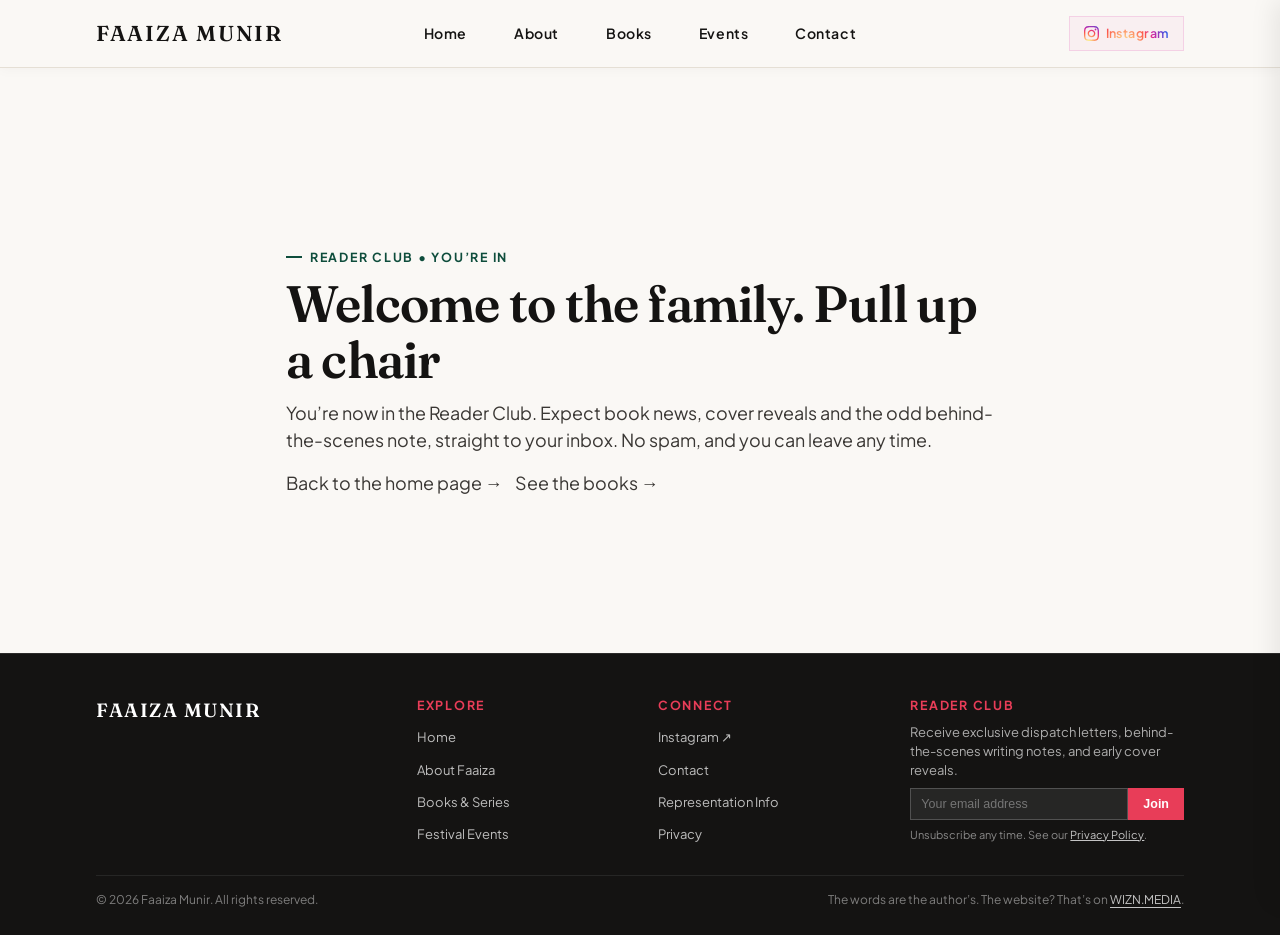
<file: welcome.html>
<!DOCTYPE html>
<html lang="en-GB">

<head>
  <meta charset="UTF-8">
  <meta name="viewport" content="width=device-width, initial-scale=1.0">
  <meta http-equiv="X-UA-Compatible" content="IE=edge">

  <title>Welcome to the Reader Club | Faaiza Munir</title>
  <meta name="description" content="You are now in Faaiza Munir's Reader Club.">
  <meta name="robots" content="noindex">
  <meta name="author" content="Faaiza Munir">
  <meta name="theme-color" content="#FAF8F5">

  <!-- Icons -->
  <link rel="icon" href="/favicon.svg" type="image/svg+xml">
  <link rel="icon" href="/favicon-32.png" type="image/png" sizes="32x32">
  <link rel="apple-touch-icon" href="/apple-touch-icon.png">

  <!-- Structured data -->
  <script type="application/ld+json">
{
  "@context": "https://schema.org",
  "@type": "ProfilePage",
  "url": "https://faaizamunir.com/welcome.html",
  "mainEntity": {
    "@type": "Person",
    "@id": "https://faaizamunir.com/#faaiza",
    "name": "Faaiza Munir",
    "url": "https://faaizamunir.com/",
    "image": "https://faaizamunir.com/assets/faaiza-blue-studio.jpg",
    "jobTitle": "Author",
    "sameAs": [
      "https://www.instagram.com/faaiza_munir"
    ]
  }
}
  </script>

  <link rel="stylesheet" href="/css/fonts.css">

  <link rel="stylesheet" href="/css/tokens.css">
  <link rel="stylesheet" href="/css/base.css">
  <link rel="stylesheet" href="/css/navigation.css?v=26">
  <link rel="stylesheet" href="/css/editorial-pages.css?v=42">
</head>

<body>

  <a href="#mainContent" class="skip-link">Skip to main content</a>

  <!-- Header & Centered Navigation -->
  <header class="site-header" id="siteHeader">
    <div class="container header-inner">
      <a href="/index.html" class="site-brand" aria-label="Faaiza Munir - Home">
        <span class="brand-name">Faaiza Munir</span>
      </a>

      <nav class="nav-desktop" aria-label="Main Navigation">
        <ul class="nav-links">
          <li><a href="/index.html" class="nav-link">Home</a></li>
          <li><a href="/about.html" class="nav-link">About</a></li>
          <li><a href="/books.html" class="nav-link">Books</a></li>
          <li><a href="/events.html" class="nav-link">Events</a></li>
          <li><a href="/contact.html" class="nav-link">Contact</a></li>
        </ul>
      </nav>

      <div class="header-social">
        <!-- Instagram gradient definition for SVG icon -->
        <svg width="0" height="0" style="position:absolute" aria-hidden="true">
          <defs>
            <radialGradient id="ig-grad" cx="30%" cy="107%" r="150%">
              <stop offset="0%" stop-color="#fdf497"/>
              <stop offset="5%" stop-color="#fdf497"/>
              <stop offset="45%" stop-color="#fd5949"/>
              <stop offset="60%" stop-color="#d6249f"/>
              <stop offset="90%" stop-color="#285AEB"/>
            </radialGradient>
          </defs>
        </svg>
        <a href="https://www.instagram.com/faaiza_munir" target="_blank" rel="noopener noreferrer"
          class="social-link-editorial" aria-label="Follow Faaiza on Instagram">
          <svg viewBox="0 0 24 24" aria-hidden="true">
            <path fill="url(#ig-grad)"
              d="M12 2.163c3.204 0 3.584.012 4.85.07 3.252.148 4.771 1.691 4.919 4.919.058 1.265.069 1.645.069 4.849 0 3.205-.012 3.584-.069 4.849-.149 3.225-1.664 4.771-4.919 4.919-1.266.058-1.644.07-4.85.07-3.204 0-3.584-.012-4.849-.07-3.26-.149-4.771-1.699-4.919-4.92-.058-1.265-.07-1.644-.07-4.849 0-3.204.013-3.583.07-4.849.149-3.227 1.664-4.771 4.919-4.919 1.266-.057 1.645-.069 4.849-.069zm0-2.163c-3.259 0-3.667.014-4.947.072-4.358.2-6.78 2.618-6.98 6.98-.059 1.281-.073 1.689-.073 4.948 0 3.259.014 3.668.072 4.948.2 4.358 2.618 6.78 6.98 6.98 1.281.058 1.689.072 4.948.072 3.259 0 3.668-.014 4.948-.072 4.354-.2 6.782-2.618 6.979-6.98.059-1.28.073-1.689.073-4.948 0-3.259-.014-3.667-.072-4.947-.196-4.354-2.617-6.78-6.979-6.98-1.281-.059-1.69-.073-4.949-.073zm0 5.838c-3.403 0-6.162 2.759-6.162 6.162s2.759 6.163 6.162 6.163 6.162-2.759 6.162-6.163c0-3.403-2.759-6.162-6.162-6.162zm0 10.162c-2.209 0-4-1.79-4-4 0-2.209 1.791-4 4-4s4 1.791 4 4c0 2.21-1.791 4-4 4zm6.406-11.845c-.796 0-1.441.645-1.441 1.44s.645 1.44 1.441 1.44c.795 0 1.439-.645 1.439-1.44s-.644-1.44-1.439-1.44z" />
          </svg>
          <span>Instagram</span>
        </a>
      </div>

      <button class="mobile-toggle" id="mobileToggle" aria-label="Toggle navigation menu" aria-expanded="false"
        aria-controls="mobileDrawer">
        <div class="hamburger-box">
          <span class="hamburger-line"></span>
          <span class="hamburger-line"></span>
          <span class="hamburger-line"></span>
        </div>
      </button>
    </div>
  </header>

  <!-- Mobile Drawer -->
  <div class="mobile-drawer-backdrop" id="mobileBackdrop" aria-hidden="true"></div>
  <aside class="mobile-drawer" id="mobileDrawer" aria-label="Mobile Navigation" aria-hidden="true">
    <nav>
      <ul class="mobile-nav-links">
        <li><a href="/index.html" class="mobile-nav-link">Home <span>→</span></a></li>
        <li><a href="/about.html" class="mobile-nav-link">About <span>→</span></a></li>
        <li><a href="/books.html" class="mobile-nav-link">Books <span>→</span></a></li>
        <li><a href="/events.html" class="mobile-nav-link">Events <span>→</span></a></li>
        <li><a href="/contact.html" class="mobile-nav-link">Contact <span>→</span></a></li>
      </ul>
    </nav>
  </aside>

  <main id="mainContent">

    <header class="page-header-editorial" style="min-height: 65vh; display: flex; align-items: center; border-bottom: 0;">
      <div class="container page-header-inner">
        <span class="page-kicker">READER CLUB • YOU&rsquo;RE IN</span>
        <h1 class="page-title">Welcome to the family. Pull up a chair</h1>
        <p class="page-lead">
          You&rsquo;re now in the Reader Club. Expect book news, cover reveals and the odd behind-the-scenes note,
          straight to your inbox. No spam, and you can leave any time.
        </p>
        <p class="page-lead" style="margin-top: var(--space-md);">
          <a href="/" class="link-editorial-arrow"><span>Back to the home page</span> <span>&rarr;</span></a>
          &nbsp;&nbsp;
          <a href="/books.html" class="link-editorial-arrow"><span>See the books</span> <span>&rarr;</span></a>
        </p>
      </div>
    </header>

  </main>

  <!-- Global Full Editorial Footer -->
  <footer class="site-footer-full">
    <div class="container">
      <div class="footer-top-grid">

        <div>
          <h2 class="footer-brand-title">FAAIZA MUNIR</h2>
        </div>

        <div>
          <h3 class="footer-heading">Explore</h3>
          <ul class="footer-nav-list">
            <li><a href="/index.html">Home</a></li>
            <li><a href="/about.html">About Faaiza</a></li>
            <li><a href="/books.html">Books & Series</a></li>
            <li><a href="/events.html">Festival Events</a></li>
          </ul>
        </div>

        <div>
          <h3 class="footer-heading">Connect</h3>
          <ul class="footer-nav-list">
            <li><a href="https://www.instagram.com/faaiza_munir" target="_blank" rel="noopener noreferrer">Instagram ↗</a></li>
            <li><a href="/contact.html">Contact</a></li>
            <li><a href="/contact.html">Representation Info</a></li>
            <li><a href="/privacy.html">Privacy</a></li>
          </ul>
        </div>

        <div>
          <h3 class="footer-heading">Reader Club</h3>
          <p class="footer-newsletter-text">
            Receive exclusive dispatch letters, behind-the-scenes writing notes, and early cover reveals.
          </p>
          <form class="footer-newsletter-form" action="https://app.kit.com/forms/10227477/subscriptions" method="post">
            <input type="email" placeholder="Your email address" name="email_address" autocomplete="email" required class="footer-newsletter-input"
              aria-label="Email address for reader club">
            <button type="submit" class="footer-newsletter-btn">Join</button>
          </form>
          <p class="footer-newsletter-consent">Unsubscribe any time. See our <a href="privacy.html">Privacy Policy</a>.</p>
        </div>

      </div>

      <div class="footer-bottom-bar">
        <div>
          © <span id="currentYear">2026</span> Faaiza Munir. All rights reserved.
        </div>
        <div>
          The words are the author’s. The website? That’s on <a href="https://www.wizn.media" target="_blank" rel="noopener noreferrer">WIZN.MEDIA</a>.
        </div>
      </div>
    </div>
  </footer>

  <script src="/js/navigation.js?v=3"></script>
  <script>
    document.getElementById("currentYear").textContent = new Date().getFullYear();
  </script>
</body>

</html>
</file>
<file: css/fonts.css>
/* Self-hosted fonts (Fraunces + Plus Jakarta Sans, SIL Open Font License). No requests to Google. */
/* latin-ext */
@font-face {
  font-family: 'Fraunces';
  font-style: normal;
  font-weight: 400;
  font-display: swap;
  src: url(../fonts/fraunces-latin-ext.woff2) format('woff2');
  unicode-range: U+0100-02BA, U+02BD-02C5, U+02C7-02CC, U+02CE-02D7, U+02DD-02FF, U+0304, U+0308, U+0329, U+1D00-1DBF, U+1E00-1E9F, U+1EF2-1EFF, U+2020, U+20A0-20AB, U+20AD-20C4, U+2113, U+2C60-2C7F, U+A720-A7FF;
}
/* latin */
@font-face {
  font-family: 'Fraunces';
  font-style: normal;
  font-weight: 400;
  font-display: swap;
  src: url(../fonts/fraunces-latin.woff2) format('woff2');
  unicode-range: U+0000-00FF, U+0131, U+0152-0153, U+02BB-02BC, U+02C6, U+02DA, U+02DC, U+0304, U+0308, U+0329, U+2000-206F, U+20AC, U+2122, U+2191, U+2193, U+2212, U+2215, U+FEFF, U+FFFD;
}
/* latin-ext */
@font-face {
  font-family: 'Fraunces';
  font-style: normal;
  font-weight: 500;
  font-display: swap;
  src: url(../fonts/fraunces-latin-ext.woff2) format('woff2');
  unicode-range: U+0100-02BA, U+02BD-02C5, U+02C7-02CC, U+02CE-02D7, U+02DD-02FF, U+0304, U+0308, U+0329, U+1D00-1DBF, U+1E00-1E9F, U+1EF2-1EFF, U+2020, U+20A0-20AB, U+20AD-20C4, U+2113, U+2C60-2C7F, U+A720-A7FF;
}
/* latin */
@font-face {
  font-family: 'Fraunces';
  font-style: normal;
  font-weight: 500;
  font-display: swap;
  src: url(../fonts/fraunces-latin.woff2) format('woff2');
  unicode-range: U+0000-00FF, U+0131, U+0152-0153, U+02BB-02BC, U+02C6, U+02DA, U+02DC, U+0304, U+0308, U+0329, U+2000-206F, U+20AC, U+2122, U+2191, U+2193, U+2212, U+2215, U+FEFF, U+FFFD;
}
/* latin-ext */
@font-face {
  font-family: 'Fraunces';
  font-style: normal;
  font-weight: 600;
  font-display: swap;
  src: url(../fonts/fraunces-latin-ext.woff2) format('woff2');
  unicode-range: U+0100-02BA, U+02BD-02C5, U+02C7-02CC, U+02CE-02D7, U+02DD-02FF, U+0304, U+0308, U+0329, U+1D00-1DBF, U+1E00-1E9F, U+1EF2-1EFF, U+2020, U+20A0-20AB, U+20AD-20C4, U+2113, U+2C60-2C7F, U+A720-A7FF;
}
/* latin */
@font-face {
  font-family: 'Fraunces';
  font-style: normal;
  font-weight: 600;
  font-display: swap;
  src: url(../fonts/fraunces-latin.woff2) format('woff2');
  unicode-range: U+0000-00FF, U+0131, U+0152-0153, U+02BB-02BC, U+02C6, U+02DA, U+02DC, U+0304, U+0308, U+0329, U+2000-206F, U+20AC, U+2122, U+2191, U+2193, U+2212, U+2215, U+FEFF, U+FFFD;
}
/* latin-ext */
@font-face {
  font-family: 'Plus Jakarta Sans';
  font-style: normal;
  font-weight: 400;
  font-display: swap;
  src: url(../fonts/plus-jakarta-sans-latin-ext.woff2) format('woff2');
  unicode-range: U+0100-02BA, U+02BD-02C5, U+02C7-02CC, U+02CE-02D7, U+02DD-02FF, U+0304, U+0308, U+0329, U+1D00-1DBF, U+1E00-1E9F, U+1EF2-1EFF, U+2020, U+20A0-20AB, U+20AD-20C4, U+2113, U+2C60-2C7F, U+A720-A7FF;
}
/* latin */
@font-face {
  font-family: 'Plus Jakarta Sans';
  font-style: normal;
  font-weight: 400;
  font-display: swap;
  src: url(../fonts/plus-jakarta-sans-latin.woff2) format('woff2');
  unicode-range: U+0000-00FF, U+0131, U+0152-0153, U+02BB-02BC, U+02C6, U+02DA, U+02DC, U+0304, U+0308, U+0329, U+2000-206F, U+20AC, U+2122, U+2191, U+2193, U+2212, U+2215, U+FEFF, U+FFFD;
}
/* latin-ext */
@font-face {
  font-family: 'Plus Jakarta Sans';
  font-style: normal;
  font-weight: 500;
  font-display: swap;
  src: url(../fonts/plus-jakarta-sans-latin-ext.woff2) format('woff2');
  unicode-range: U+0100-02BA, U+02BD-02C5, U+02C7-02CC, U+02CE-02D7, U+02DD-02FF, U+0304, U+0308, U+0329, U+1D00-1DBF, U+1E00-1E9F, U+1EF2-1EFF, U+2020, U+20A0-20AB, U+20AD-20C4, U+2113, U+2C60-2C7F, U+A720-A7FF;
}
/* latin */
@font-face {
  font-family: 'Plus Jakarta Sans';
  font-style: normal;
  font-weight: 500;
  font-display: swap;
  src: url(../fonts/plus-jakarta-sans-latin.woff2) format('woff2');
  unicode-range: U+0000-00FF, U+0131, U+0152-0153, U+02BB-02BC, U+02C6, U+02DA, U+02DC, U+0304, U+0308, U+0329, U+2000-206F, U+20AC, U+2122, U+2191, U+2193, U+2212, U+2215, U+FEFF, U+FFFD;
}
/* latin-ext */
@font-face {
  font-family: 'Plus Jakarta Sans';
  font-style: normal;
  font-weight: 600;
  font-display: swap;
  src: url(../fonts/plus-jakarta-sans-latin-ext.woff2) format('woff2');
  unicode-range: U+0100-02BA, U+02BD-02C5, U+02C7-02CC, U+02CE-02D7, U+02DD-02FF, U+0304, U+0308, U+0329, U+1D00-1DBF, U+1E00-1E9F, U+1EF2-1EFF, U+2020, U+20A0-20AB, U+20AD-20C4, U+2113, U+2C60-2C7F, U+A720-A7FF;
}
/* latin */
@font-face {
  font-family: 'Plus Jakarta Sans';
  font-style: normal;
  font-weight: 600;
  font-display: swap;
  src: url(../fonts/plus-jakarta-sans-latin.woff2) format('woff2');
  unicode-range: U+0000-00FF, U+0131, U+0152-0153, U+02BB-02BC, U+02C6, U+02DA, U+02DC, U+0304, U+0308, U+0329, U+2000-206F, U+20AC, U+2122, U+2191, U+2193, U+2212, U+2215, U+FEFF, U+FFFD;
}
/* latin-ext */
@font-face {
  font-family: 'Plus Jakarta Sans';
  font-style: normal;
  font-weight: 700;
  font-display: swap;
  src: url(../fonts/plus-jakarta-sans-latin-ext.woff2) format('woff2');
  unicode-range: U+0100-02BA, U+02BD-02C5, U+02C7-02CC, U+02CE-02D7, U+02DD-02FF, U+0304, U+0308, U+0329, U+1D00-1DBF, U+1E00-1E9F, U+1EF2-1EFF, U+2020, U+20A0-20AB, U+20AD-20C4, U+2113, U+2C60-2C7F, U+A720-A7FF;
}
/* latin */
@font-face {
  font-family: 'Plus Jakarta Sans';
  font-style: normal;
  font-weight: 700;
  font-display: swap;
  src: url(../fonts/plus-jakarta-sans-latin.woff2) format('woff2');
  unicode-range: U+0000-00FF, U+0131, U+0152-0153, U+02BB-02BC, U+02C6, U+02DA, U+02DC, U+0304, U+0308, U+0329, U+2000-206F, U+20AC, U+2122, U+2191, U+2193, U+2212, U+2215, U+FEFF, U+FFFD;
}
</file>
<file: css/tokens.css>
/**
 * FAAIZA MUNIR - AUTHOR WEBSITE
 * Editorial Design System & Tokens
 *
 * Colour Direction: Inspired by the "Arranged Murder" book cover:
 * - Warm cream / soft off-white paper foundation
 * - Near-black / dark charcoal typography
 * - Vivid bold pink accent (used intentionally for key moments)
 * - Fresh bright leafy green accent
 * - Zero burnt orange, zero muddy heritage tones, zero generic beige
 */

:root {
  /* -------------------------------------------------------------
     COLOUR PALETTE
     Client-Refined Future-Proof Editorial Palette:
     - Base: soft off-white (#FAF8F5)
     - Text: near black (#141312)
     - Primary accent: strong green / deep teal-green (#0E4D3C)
     - Secondary accent: bright coral / pink (#E83D58)
     - Optional accents (used sparingly): cobalt, muted purple, golden yellow
     ------------------------------------------------------------- */
  
  /* Foundation Backgrounds (Soft Off-White Base) */
  --bg-primary: #FAF8F5;        /* Soft off-white literary paper */
  --bg-surface: #FFFFFF;        /* Crisp white for image plates & contrast */
  --bg-subtle: #F3EFEA;         /* Soft warm linen for alternating bands */
  --bg-dark-block: #141312;     /* Deep printing ink for high-contrast moments */

  /* Text & Ink (Near Black) */
  --text-primary: #141312;      /* Near black / deep printing ink */
  --text-secondary: #3A3734;    /* Warm balanced charcoal for reading copy */
  --text-muted: #726D66;        /* Editorial captions, dates & metadata */
  --text-inverse: #FAF8F5;      /* Soft off-white on dark surfaces */

  /* Editorial Borders & Rules */
  --border-rule: #E5DFD5;       /* Clean hairline dividing rule */
  --border-rule-dark: #141312;  /* Confident structural rule */
  --border-subtle: rgba(20, 19, 18, 0.08);

  /* Primary Accent: Strong Green / Deep Teal-Green */
  --color-accent-main: #0E4D3C;
  --color-accent-main-hover: #09372B;
  --color-accent-main-soft: #ECF5F2;
  --color-accent-main-border: rgba(14, 77, 60, 0.22);

  /* Secondary Accent: Bright Coral / Pink */
  --color-accent-sec: #E83D58;
  --color-accent-sec-hover: #D42844;
  --color-accent-sec-soft: #FDF1F3;
  --color-accent-sec-border: rgba(232, 61, 88, 0.25);

  /* Optional Accents (Used Sparingly) */
  /* Cobalt */
  --color-accent-cobalt: #1845C2;
  --color-accent-cobalt-soft: #EEF3FC;

  /* Muted Purple */
  --color-accent-purple: #6B3D6B;
  --color-accent-purple-soft: #F6EFF6;

  /* Golden Yellow */
  --color-accent-yellow: #E5A118;
  --color-accent-yellow-soft: #FEF7ED;
  --color-accent-yellow-border: rgba(229, 161, 24, 0.3);

  /* Book Specific Accent Tokens (Sampled directly from Arranged Murder cover) */
  --color-book-pink: #E02868;       /* Signature magenta-pink title */
  --color-book-green: #4D7E15;      /* Signature leaf/author green */

  /* -------------------------------------------------------------
     TYPOGRAPHY
     Classic literary serif paired with disciplined modern sans.
     ------------------------------------------------------------- */
  --font-serif: "Fraunces", "Georgia", "Times New Roman", serif;
  --font-sans: "Plus Jakarta Sans", -apple-system, BlinkMacSystemFont, "Segoe UI", sans-serif;

  /* Disciplined Type Scale */
  --text-hero-name: clamp(2.4rem, 4.4vw, 3.6rem);
  --text-hero-standfirst: clamp(1.2rem, 1.8vw, 1.45rem);
  --text-title-lg: clamp(1.85rem, 3vw, 2.4rem);
  --text-title-md: clamp(1.4rem, 2.2vw, 1.8rem);
  --text-body-lead: clamp(1.05rem, 1.2vw, 1.18rem);
  --text-body: 1rem;
  --text-sm: 0.88rem;
  --text-xs: 0.78rem;

  /* Line Heights */
  --lh-tight: 1.05;
  --lh-snug: 1.25;
  --lh-normal: 1.5;
  --lh-reading: 1.65;

  /* Letter Spacing */
  --tracking-tight: -0.015em;
  --tracking-normal: 0em;
  --tracking-wide: 0.04em;
  --tracking-caps: 0.08em;
  --tracking-widest: 0.14em;

  /* -------------------------------------------------------------
     LAYOUT & SPACING
     ------------------------------------------------------------- */
  --container-max: 1200px;
  --container-pad: clamp(1.5rem, 5vw, 3.5rem);

  --space-xs: 0.5rem;   /* 8px */
  --space-sm: 0.75rem;  /* 12px */
  --space-md: 1rem;     /* 16px */
  --space-lg: 1.5rem;   /* 24px */
  --space-xl: 2rem;     /* 32px */
  --space-2xl: 3rem;    /* 48px */
  --space-3xl: 4.5rem;  /* 72px */
  --space-4xl: 6rem;    /* 96px */

  /* Straight Edges */
  --radius-none: 0px;

  /* Restrained Shadows */
  --shadow-book: 0 14px 34px rgba(0, 0, 0, 0.15), 0 2px 8px rgba(0, 0, 0, 0.06);
  --shadow-plate: 0 8px 24px rgba(22, 21, 20, 0.06);

  /* Transitions */
  --duration-fast: 160ms;
  --duration-normal: 260ms;
  --ease: cubic-bezier(0.2, 0, 0.2, 1);
}
</file>
<file: css/base.css>
/**
 * FAAIZA MUNIR - AUTHOR WEBSITE
 * Base Typography & Layout Foundations
 */

*, *::before, *::after {
  box-sizing: border-box;
  margin: 0;
  padding: 0;
}

html {
  font-size: 16px;
  scroll-behavior: smooth;
  -webkit-text-size-adjust: 100%;
  text-rendering: optimizeLegibility;
  -webkit-font-smoothing: antialiased;
  -moz-osx-font-smoothing: grayscale;
}

body {
  background-color: var(--bg-primary);
  color: var(--text-primary);
  font-family: var(--font-sans);
  font-size: var(--text-body);
  line-height: var(--lh-reading);
  font-weight: 400;
  overflow-x: hidden;
  min-height: 100vh;
}

/* Playful text selection accent using secondary coral/pink */
::selection {
  background-color: var(--color-accent-sec);
  color: #FFFFFF;
}

h1, h2, h3, h4 {
  font-family: var(--font-serif);
  color: var(--text-primary);
  font-weight: 500;
  line-height: var(--lh-snug);
  letter-spacing: var(--tracking-tight);
}

p {
  color: var(--text-secondary);
  margin-bottom: var(--space-md);
  max-width: 65ch;
}

p:last-child {
  margin-bottom: 0;
}

a {
  color: inherit;
  text-decoration: none;
  transition: color var(--duration-fast) var(--ease),
              border-color var(--duration-fast) var(--ease);
}

img {
  display: block;
  max-width: 100%;
  height: auto;
}

/* Layout Containers */
.container {
  width: 100%;
  max-width: var(--container-max);
  margin-left: auto;
  margin-right: auto;
  padding-left: var(--container-pad);
  padding-right: var(--container-pad);
  position: relative;
}

/* Thin Structural Rule */
.editorial-rule {
  border: none;
  border-top: 1px solid var(--border-rule);
  margin: 0;
}

.editorial-rule--dark {
  border-top-color: var(--border-rule-dark);
}

/* Screenreader Accessibility */
.sr-only {
  position: absolute;
  width: 1px;
  height: 1px;
  padding: 0;
  margin: -1px;
  overflow: hidden;
  clip: rect(0, 0, 0, 0);
  white-space: nowrap;
  border: 0;
}

.skip-link {
  position: absolute;
  top: -100px;
  left: 20px;
  background: var(--color-pink);
  color: #fff;
  padding: 10px 18px;
  z-index: 9999;
  font-weight: 600;
  transition: top var(--duration-fast) var(--ease);
}

.skip-link:focus {
  top: 20px;
}
</file>
<file: css/navigation.css>
/**
 * FAAIZA MUNIR - AUTHOR WEBSITE
 * Editorial Header & Navigation
 */

.site-header {
  position: sticky;
  top: 0;
  left: 0;
  width: 100%;
  z-index: 100;
  background-color: var(--bg-primary);
  border-bottom: 1px solid var(--border-rule);
  box-shadow: 0 2px 12px rgba(20, 19, 18, 0.03);
  padding-top: 16px;
  padding-bottom: 16px;
  transition: padding var(--duration-normal) var(--ease),
    box-shadow var(--duration-normal) var(--ease),
    background-color var(--duration-normal) var(--ease);
}

.site-header.is-scrolled {
  padding-top: 12px;
  padding-bottom: 12px;
  background-color: rgba(250, 248, 245, 0.96);
  backdrop-filter: blur(12px);
  -webkit-backdrop-filter: blur(12px);
  border-bottom: 1px solid var(--border-rule-dark);
  box-shadow: 0 4px 20px rgba(20, 19, 18, 0.06);
}

.header-inner {
  display: grid;
  grid-template-columns: 1fr auto 1fr;
  align-items: center;
  gap: var(--space-md);
}

/* Author Wordmark (Left Column) */
.site-brand {
  justify-self: start;
  display: inline-flex;
  text-decoration: none;
}

.brand-name {
  font-family: var(--font-serif);
  font-size: 1.35rem;
  font-weight: 600;
  letter-spacing: var(--tracking-caps);
  text-transform: uppercase;
  color: var(--text-primary);
  line-height: 1;
  transition: color var(--duration-fast) var(--ease);
}

.site-brand:hover .brand-name {
  color: var(--color-accent-main);
}

/* Main Navigation (Centered in Middle Column) */
.nav-desktop {
  justify-self: center;
  display: flex;
  align-items: center;
}

.nav-links {
  display: flex;
  align-items: center;
  gap: clamp(0.75rem, 1.8vw, 1.75rem);
  list-style: none;
}

.nav-link {
  font-family: var(--font-sans);
  font-size: var(--text-sm);
  font-weight: 600;
  color: var(--text-primary);
  text-decoration: none;
  position: relative;
  padding: 6px 12px;
  border-radius: var(--radius-sm);
  letter-spacing: var(--tracking-wide);
  transition: color var(--duration-fast) var(--ease),
    background-color var(--duration-fast) var(--ease);
}

.nav-link:hover {
  color: var(--color-accent-main);
  background-color: rgba(14, 77, 60, 0.08);
}

.nav-link.is-active {
  color: var(--color-accent-main);
  font-weight: 700;
  background-color: rgba(14, 77, 60, 0.08);
}

.nav-link.is-active::after {
  content: "";
  position: absolute;
  bottom: 0;
  left: 12px;
  right: 12px;
  height: 2px;
  background-color: var(--color-accent-main);
  border-radius: 1px;
}

/* Social Icon / Instagram (Right Column) */
.header-social {
  justify-self: end;
  display: flex;
  align-items: center;
}

.social-link-editorial {
  display: inline-flex;
  align-items: center;
  gap: 7px;
  padding: 6px 14px;
  background: rgba(214, 36, 159, 0.04);
  border: 1px solid rgba(214, 36, 159, 0.15);
  border-radius: var(--radius-sm);
  font-family: var(--font-sans);
  font-size: var(--text-xs);
  font-weight: 600;
  letter-spacing: var(--tracking-wide);
  text-decoration: none;
  transition: transform var(--duration-fast) var(--ease),
    border-color var(--duration-fast) var(--ease),
    background var(--duration-fast) var(--ease);
}

/* Gradient text on the label */
.social-link-editorial span {
  background: radial-gradient(circle at 30% 107%,
    #fdf497 0%, #fdf497 5%,
    #fd5949 45%,
    #d6249f 60%,
    #285AEB 90%);
  -webkit-background-clip: text;
  -webkit-text-fill-color: transparent;
  background-clip: text;
}

.social-link-editorial svg {
  width: 15px;
  height: 15px;
  fill: url(#instagram-gradient);
  /* fallback for browsers without SVG gradient support */
  fill: #d6249f;
}

.social-link-editorial:hover {
  transform: translateY(-1px);
  border-color: rgba(214, 36, 159, 0.30);
  background: rgba(214, 36, 159, 0.07);
}

/* -------------------------------------------------------------
   MOBILE MENU TOGGLE & CLEAN SLIDE-OVER DRAWER
   ------------------------------------------------------------- */
.mobile-toggle {
  display: none;
  width: 36px;
  height: 36px;
  align-items: center;
  justify-content: center;
  background: transparent;
  border: none;
  cursor: pointer;
  padding: 0;
}

.hamburger-box {
  width: 22px;
  height: 16px;
  position: relative;
}

.hamburger-line {
  display: block;
  position: absolute;
  height: 1.5px;
  width: 100%;
  background-color: var(--text-primary);
  left: 0;
  transition: transform var(--duration-normal) var(--ease),
    opacity var(--duration-fast) var(--ease),
    top var(--duration-normal) var(--ease);
}

.hamburger-line:nth-child(1) {
  top: 0px;
}

.hamburger-line:nth-child(2) {
  top: 7px;
}

.hamburger-line:nth-child(3) {
  top: 14px;
}

.mobile-toggle.is-open .hamburger-line:nth-child(1) {
  top: 7px;
  transform: rotate(45deg);
}

.mobile-toggle.is-open .hamburger-line:nth-child(2) {
  opacity: 0;
}

.mobile-toggle.is-open .hamburger-line:nth-child(3) {
  top: 7px;
  transform: rotate(-45deg);
}

.mobile-drawer-backdrop {
  position: fixed;
  inset: 0;
  background-color: rgba(22, 21, 20, 0.4);
  z-index: 150;
  opacity: 0;
  pointer-events: none;
  transition: opacity var(--duration-normal) var(--ease);
}

.mobile-drawer-backdrop.is-visible {
  opacity: 1;
  pointer-events: auto;
}

.mobile-drawer {
  position: fixed;
  top: 0;
  right: 0;
  bottom: 0;
  width: min(85vw, 380px);
  background-color: var(--bg-primary);
  z-index: 160;
  transform: translateX(100%);
  transition: transform var(--duration-normal) var(--ease);
  box-shadow: -6px 0 24px rgba(0, 0, 0, 0.08);
  display: flex;
  flex-direction: column;
  padding: var(--space-3xl) var(--space-xl) var(--space-xl);
  border-left: 1px solid var(--border-rule);
}

.mobile-drawer.is-open {
  transform: translateX(0);
}

.mobile-nav-links {
  display: flex;
  flex-direction: column;
  list-style: none;
}

.mobile-nav-link {
  font-family: var(--font-serif);
  font-size: 1.6rem;
  color: var(--text-primary);
  text-decoration: none;
  padding: 14px 0;
  border-bottom: 1px solid var(--border-rule);
  display: flex;
  justify-content: space-between;
  align-items: center;
  transition: color var(--duration-fast) var(--ease),
    padding-left var(--duration-fast) var(--ease);
}

.mobile-nav-link:hover,
.mobile-nav-link.is-active {
  color: var(--color-accent-main);
  padding-left: 6px;
}

.mobile-drawer-footer {
  margin-top: auto;
  padding-top: var(--space-lg);
  border-top: 1px solid var(--border-rule);
}

@media (max-width: 860px) {
  .header-inner {
    display: flex;
    justify-content: space-between;
  }

  .nav-desktop,
  .header-social {
    display: none;
  }

  .mobile-toggle {
    display: flex;
  }
}
</file>
<file: css/home.css>
/**
 * FAAIZA MUNIR - AUTHOR WEBSITE
 * Editorial Hero, Byline Banner & Featured Book Section Styles
 *
 * Colour System:
 * - Base: soft off-white (#FAF8F5)
 * - Text: near black (#141312)
 * - Primary accent: strong green / deep teal-green (#0E4D3C)
 * - Secondary accent: bright coral / pink (#E83D58)
 * - Optional accents: cobalt, muted purple, golden yellow used sparingly
 */

/* -------------------------------------------------------------
   1. HERO SECTION (Opening Literary Spread)
   ------------------------------------------------------------- */
.hero-editorial {
  position: relative;
  background-color: var(--bg-primary);
  margin-top: 0;
  padding-top: clamp(2rem, 4vw, 3.5rem);
  padding-bottom: 0;
  min-height: clamp(500px, 70vh, 650px);
  display: flex;
  align-items: center;
  overflow: hidden;
}

/* Full-Bleed Author Background Spread (Seamless Left Blend, Zero Top Gap) */
.hero-backdrop-spread {
  position: absolute;
  top: 0;
  left: 0;
  right: 0;
  bottom: 0;
  width: 100%;
  height: 100%;
  pointer-events: none;
  z-index: 1;
  display: flex;
  justify-content: flex-end;
  align-items: flex-end;
}

.hero-backdrop-spread::after {
  content: "";
  position: absolute;
  top: 0;
  left: 0;
  bottom: 0;
  width: 100%;
  height: 100%;
  pointer-events: none;
  background: linear-gradient(
    to right,
    rgba(250, 248, 245, 0.85) 0%,
    rgba(250, 248, 245, 0.6) 28%,
    rgba(250, 248, 245, 0) 48%
  );
  z-index: 2;
}

.hero-backdrop-img {
  height: 100%;
  width: 100%;
  object-fit: cover;
  object-position: right bottom;
  display: block;
  z-index: 1;
}



.hero-content-container {
  position: relative;
  z-index: 3;
  width: 100%;
  padding-bottom: clamp(1.5rem, 3vw, 2.5rem);
}

.hero-editorial-grid {
  display: grid;
  grid-template-columns: 1.05fr 0.95fr;
  align-items: center;
}

/* Left Column: Focused, Natural Literary Hierarchy (Aligned with Author Face) */
.hero-editorial-text {
  display: flex;
  flex-direction: column;
  max-width: 520px;
  transform: translateY(clamp(-1.25rem, -2.5vw, -2.25rem));
}

.hero-editorial-spacer {
  min-height: 10px;
}

.hero-author-name {
  font-family: var(--font-serif);
  font-size: clamp(2.4rem, 4.4vw, 3.6rem);
  font-weight: 600;
  line-height: 1.02;
  letter-spacing: var(--tracking-caps);
  text-transform: uppercase;
  color: var(--text-primary);
  margin-bottom: var(--space-xs);
}

.hero-subtitle {
  font-family: var(--font-serif);
  font-size: clamp(1.2rem, 1.8vw, 1.5rem);
  font-weight: 400;
  line-height: 1.25;
  margin-bottom: var(--space-md);
  display: flex;
  align-items: baseline;
  flex-wrap: wrap;
  gap: 0.35em;
}

.hero-subtitle-prefix {
  color: var(--color-book-green);
  font-weight: 500;
}

.hero-subtitle-book {
  color: var(--color-book-pink);
  font-style: italic;
  font-weight: 600;
}

.hero-tagline {
  font-family: var(--font-sans);
  font-size: clamp(1.05rem, 1.3vw, 1.2rem);
  color: var(--text-secondary);
  line-height: var(--lh-normal);
  margin-bottom: var(--space-xl);
  max-width: 38ch;
}

/* Editorial CTA Pair */
.hero-actions-group {
  display: flex;
  flex-wrap: wrap;
  align-items: center;
  gap: var(--space-md);
}

.btn-editorial-solid {
  display: inline-flex;
  align-items: center;
  gap: 8px;
  padding: 12px 24px;
  background-color: var(--text-primary);
  color: #FFFFFF;
  font-family: var(--font-sans);
  font-size: var(--text-sm);
  font-weight: 600;
  letter-spacing: var(--tracking-wide);
  text-decoration: none;
  border-radius: var(--radius-none);
  border: 1px solid var(--text-primary);
  transition: background-color var(--duration-fast) var(--ease),
    border-color var(--duration-fast) var(--ease),
    transform var(--duration-fast) var(--ease);
}

.btn-editorial-solid:hover {
  background-color: var(--color-accent-main);
  border-color: var(--color-accent-main);
  transform: translateY(-1px);
}

.btn-editorial-solid svg {
  width: 14px;
  height: 14px;
  transition: transform var(--duration-fast) var(--ease);
}

.btn-editorial-solid:hover svg {
  transform: translateX(3px);
}

.btn-editorial-outline {
  display: inline-flex;
  align-items: center;
  gap: 8px;
  padding: 12px 24px;
  background-color: transparent;
  color: var(--text-primary);
  font-family: var(--font-sans);
  font-size: var(--text-sm);
  font-weight: 600;
  letter-spacing: var(--tracking-wide);
  text-decoration: none;
  border-radius: var(--radius-none);
  border: 1px solid var(--border-rule-dark);
  transition: background-color var(--duration-fast) var(--ease),
    border-color var(--duration-fast) var(--ease),
    color var(--duration-fast) var(--ease),
    transform var(--duration-fast) var(--ease);
}

.btn-editorial-outline:hover {
  background-color: var(--text-primary);
  border-color: var(--text-primary);
  color: #FFFFFF;
  transform: translateY(-1px);
}

.btn-editorial-outline svg {
  width: 14px;
  height: 14px;
  transition: transform var(--duration-fast) var(--ease);
}

.btn-editorial-outline:hover svg {
  transform: translateX(3px);
}

/* -------------------------------------------------------------
   2. BYLINE BANNER (Bold Editorial Graphic Moment)
   "Four sisters. One dead body. And a hunt for the perfect husband."
   ------------------------------------------------------------- */
.byline-banner {
  background-color: var(--color-accent-main);
  color: #FFFFFF;
  padding: clamp(var(--space-lg), 3.2vw, var(--space-2xl)) 0;
  border-top: 1px solid var(--border-rule-dark);
  border-bottom: 1px solid var(--border-rule-dark);
  position: relative;
  overflow: hidden;
}

.byline-banner-container {
  display: flex;
  flex-direction: column;
  align-items: center;
  text-align: center;
  max-width: 960px;
  margin: 0 auto;
  padding: 0 var(--space-md);
}

.byline-banner-eyebrow {
  display: inline-flex;
  align-items: center;
  gap: 12px;
  font-family: var(--font-sans);
  font-size: var(--text-xs);
  font-weight: 700;
  letter-spacing: var(--tracking-widest);
  text-transform: uppercase;
  color: rgba(255, 255, 255, 0.72);
  margin-bottom: var(--space-xs);
}

.byline-banner-eyebrow::before,
.byline-banner-eyebrow::after {
  content: "";
  display: inline-block;
  width: 24px;
  height: 1px;
  background-color: rgba(255, 255, 255, 0.35);
}

.byline-banner-quote {
  font-family: var(--font-serif);
  font-size: clamp(1.35rem, 2.7vw, 2.25rem);
  font-weight: 500;
  line-height: 1.3;
  letter-spacing: -0.01em;
  color: #FFFFFF;
  margin: 0;
  display: flex;
  flex-direction: column;
  align-items: center;
  gap: 4px;
}

.byline-quote-line {
  display: block;
}

/* -------------------------------------------------------------
   3. FEATURED BOOK SECTION (Arranged Murder)
   ------------------------------------------------------------- */
.book-feature-section {
  padding-top: clamp(var(--space-2xl), 5vw, var(--space-4xl));
  padding-bottom: clamp(var(--space-2xl), 5vw, var(--space-4xl));
  background-color: var(--bg-surface);
  border-bottom: 1px solid var(--border-rule);
  position: relative;
  overflow: hidden;
}

.book-feature-grid {
  display: grid;
  grid-template-columns: 0.95fr 1.15fr;
  align-items: stretch;
  gap: clamp(var(--space-xl), 5vw, var(--space-4xl));
}

/* Book Cover Column (Left Column) */
.book-cover-column {
  display: flex;
  flex-direction: column;
  align-items: center;
  justify-content: space-between;
  position: relative;
  padding: 0;
}

/* 3D Perspective & Cursor Tracking Stage */
.book-stage-wrap {
  width: 100%;
  display: flex;
  justify-content: center;
  align-items: center;
  perspective: 1200px;
  position: relative;
  padding: 0 var(--space-sm) 28px;
}

.book-cover-plate {
  position: relative;
  width: min(100%, 350px);
  aspect-ratio: 666 / 1024;
  border-radius: 2px 8px 8px 2px;
  transform-style: preserve-3d;
  will-change: transform;
  cursor: grab;
  transition: box-shadow var(--duration-normal) var(--ease);
  box-shadow: -8px 14px 32px rgba(0, 0, 0, 0.16), 0 2px 6px rgba(0, 0, 0, 0.08);
}

.book-cover-plate:active {
  cursor: grabbing;
}

.book-cover-plate img {
  width: 100%;
  height: 100%;
  object-fit: cover;
  display: block;
  border-radius: 2px 8px 8px 2px;
  pointer-events: none;
  user-select: none;
}

/* Realistic Paperback Spine Fold (Left Edge) */
.book-cover-plate::before {
  content: "";
  position: absolute;
  top: 0;
  left: 0;
  width: 20px;
  height: 100%;
  background: linear-gradient(to right, rgba(0, 0, 0, 0.22) 0%, rgba(255, 255, 255, 0.25) 45%, rgba(0, 0, 0, 0.14) 100%);
  border-radius: 2px 0 0 2px;
  pointer-events: none;
  z-index: 3;
}

/* Dynamic Glare Reflection Overlay (tracks mouse in JS) */
.book-glare {
  position: absolute;
  inset: 0;
  border-radius: 2px 8px 8px 2px;
  pointer-events: none;
  z-index: 4;
  opacity: 0;
  mix-blend-mode: overlay;
  transition: opacity var(--duration-normal) var(--ease);
}

/* Dynamic Realistic Under-Book Shadow */
.book-ambient-shadow {
  position: absolute;
  bottom: -24px;
  left: 8%;
  width: 84%;
  height: 30px;
  background: radial-gradient(ellipse at center, rgba(22, 21, 20, 0.28) 0%, rgba(0, 0, 0, 0) 70%);
  filter: blur(12px);
  pointer-events: none;
  z-index: 0;
  will-change: transform;
}

/* Right Content Column */
.book-info-column {
  display: flex;
  flex-direction: column;
}

.book-kicker {
  font-family: var(--font-sans);
  font-size: var(--text-xs);
  font-weight: 700;
  letter-spacing: var(--tracking-widest);
  text-transform: uppercase;
  color: var(--color-accent-main);
  margin-bottom: var(--space-xs);
  display: flex;
  align-items: center;
  gap: 8px;
}

.book-kicker::before {
  content: "";
  display: inline-block;
  width: 16px;
  height: 2px;
  background-color: var(--color-accent-main);
}

.book-info-column {
  display: flex;
  flex-direction: column;
  justify-content: flex-start;
  height: 100%;
}

.book-feature-title {
  font-family: var(--font-serif);
  font-size: var(--text-title-lg);
  font-weight: 600;
  line-height: 1.1;
  color: var(--text-primary);
  margin-bottom: 8px;
}

.book-feature-tagline {
  font-family: var(--font-serif);
  font-size: var(--text-body-lead);
  font-style: italic;
  color: var(--color-accent-sec);
  font-weight: 500;
  margin-bottom: var(--space-xl);
  line-height: var(--lh-snug);
}

.book-feature-synopsis {
  font-family: var(--font-sans);
  font-size: var(--text-body);
  color: var(--text-secondary);
  line-height: 1.72;
  margin-bottom: 1.15rem;
}

/* Thin Ruled Metadata Strip */
.book-metadata-strip {
  display: grid;
  grid-template-columns: repeat(2, 1fr);
  gap: var(--space-md) var(--space-lg);
  padding: var(--space-md) 0;
  margin-top: auto;
  margin-bottom: 4px;
  border-top: 1px solid var(--border-rule);
  border-bottom: 1px solid var(--border-rule);
}

.metadata-entry {
  display: flex;
  flex-direction: column;
}

.metadata-label {
  font-size: var(--text-xs);
  font-weight: 700;
  text-transform: uppercase;
  letter-spacing: var(--tracking-caps);
  color: var(--text-muted);
  margin-bottom: 2px;
}

.metadata-val {
  font-size: var(--text-sm);
  font-weight: 600;
  color: var(--text-primary);
}

/* Pre-order Retailers Under Book */
.book-retailers-card {
  width: min(100%, 350px);
  margin-top: var(--space-xs);
  display: flex;
  flex-direction: column;
}

.book-retailers-card .retailer-row-label {
  font-size: var(--text-xs);
  font-weight: 700;
  text-transform: uppercase;
  letter-spacing: var(--tracking-caps);
  color: var(--text-muted);
  margin-bottom: var(--space-xs);
  text-align: left;
}

.book-retailers-card .retailer-links-row {
  display: flex;
  flex-wrap: wrap;
  gap: 8px;
  margin-bottom: 0;
}

.book-retailers-card .btn-retailer-rect {
  display: inline-flex;
  align-items: center;
  justify-content: center;
  padding: 8px 12px;
  font-size: 0.82rem;
  font-weight: 500;
  flex: 1 1 auto;
  text-align: center;
  white-space: nowrap;
}

.book-explore-wrap {
  margin-top: var(--space-md);
  padding-bottom: 2px;
  display: flex;
  align-items: center;
}

/* General Pre-order Retailers (Clean Rectangular Buttons) */
.retailer-row-label {
  font-size: var(--text-xs);
  font-weight: 700;
  text-transform: uppercase;
  letter-spacing: var(--tracking-caps);
  color: var(--text-muted);
  margin-bottom: var(--space-xs);
}

.retailer-links-row {
  display: flex;
  flex-wrap: wrap;
  gap: var(--space-sm);
  margin-bottom: var(--space-xl);
}

.btn-retailer-rect {
  display: inline-flex;
  align-items: center;
  padding: 9px 18px;
  background-color: var(--bg-primary);
  border: 1px solid var(--border-rule);
  font-family: var(--font-sans);
  font-size: var(--text-sm);
  font-weight: 500;
  color: var(--text-primary);
  text-decoration: none;
  border-radius: var(--radius-none);
  transition: border-color var(--duration-fast) var(--ease),
    background-color var(--duration-fast) var(--ease),
    color var(--duration-fast) var(--ease);
}

.btn-retailer-rect:hover {
  border-color: var(--color-accent-main);
  background-color: var(--color-accent-main-soft);
  color: var(--color-accent-main);
}

.link-editorial-arrow {
  display: inline-flex;
  align-items: center;
  gap: 8px;
  font-family: var(--font-sans);
  font-size: var(--text-sm);
  font-weight: 600;
  color: var(--text-primary);
  text-decoration: none;
  transition: color var(--duration-fast) var(--ease);
}

.link-editorial-arrow:hover {
  color: var(--color-accent-main);
}

.link-editorial-arrow svg {
  width: 15px;
  height: 15px;
  transition: transform var(--duration-fast) var(--ease);
}

.link-editorial-arrow:hover svg {
  transform: translateX(4px);
}

/* -------------------------------------------------------------
   RESPONSIVE LAYOUT
   ------------------------------------------------------------- */
@media (max-width: 900px) {
  .hero-editorial {
    margin-top: 0;
    padding-top: 1.5rem;
    padding-bottom: 0;
    min-height: auto;
    display: flex;
    flex-direction: column;
  }

  .hero-backdrop-spread {
    position: relative;
    top: auto;
    width: 100%;
    height: 380px;
    order: -1;
    display: block;
    -webkit-mask-image: none;
    mask-image: none;
  }

  .hero-backdrop-img {
    width: 100%;
    height: 100%;
    object-fit: cover;
    object-position: right bottom;
  }

  .hero-backdrop-spread::after {
    width: 100%;
    height: 120px;
    top: auto;
    bottom: 0;
    left: 0;
    background: linear-gradient(to bottom, transparent, var(--bg-primary));
  }

  .hero-content-container {
    padding-top: 1.5rem;
    padding-bottom: 2.5rem;
  }

  .hero-editorial-grid {
    grid-template-columns: 1fr;
    gap: var(--space-xl);
  }

  .hero-editorial-text {
    transform: none;
  }

  .hero-editorial-spacer {
    display: none;
  }

  .book-feature-grid {
    grid-template-columns: 1fr;
    gap: var(--space-2xl);
  }

  .book-cover-column {
    order: -1;
    align-items: center;
    justify-content: flex-start;
  }

  .book-cover-plate {
    max-width: 290px;
  }

  .book-retailers-card {
    max-width: 290px;
  }

  .book-info-column {
    height: auto;
  }

  .book-metadata-strip {
    margin-top: var(--space-xl);
    margin-bottom: 0;
  }
}

@media (max-width: 540px) {
  .hero-author-name {
    font-size: 2.2rem;
  }

  .hero-subtitle {
    font-size: 1.15rem;
  }

  .hero-tagline {
    font-size: 1.05rem;
  }

  .hero-actions-group {
    flex-direction: column;
    align-items: stretch;
    gap: var(--space-sm);
  }

  .btn-editorial-solid,
  .btn-editorial-outline {
    justify-content: center;
  }

  .book-metadata-strip {
    grid-template-columns: 1fr;
  }

  .retailer-links-row {
    flex-direction: column;
  }

  .btn-retailer-rect {
    justify-content: center;
  }
}
/* Home book block without synopsis (synopsis lives on Books page) */
.book-info-column { justify-content: center; }
.book-info-column .book-metadata-strip { margin-top: var(--space-xl); }
.book-info-column .book-synopsis-link { margin-top: var(--space-md); align-self: flex-start; }

/* Press quotes floating around the cover on Home (like a book jacket) */
.cover-quote { position: absolute; z-index: 3; margin: 0; pointer-events: none; }
.cover-quote blockquote { margin: 0; font-family: var(--font-serif); }
.cover-quote figcaption { font-family: var(--font-sans); font-size: 0.68rem; font-weight: 700; text-transform: uppercase; letter-spacing: 0.08em; }
.cover-quote figcaption::before { content: "— "; }
.cover-quote--card { top: -3%; left: -12%; width: 200px; padding: 14px 16px; background: var(--bg-surface); border-top: 3px solid var(--color-accent-sec); box-shadow: 0 10px 28px rgba(0,0,0,0.14); transform: rotate(-4deg); }
.cover-quote--card blockquote { font-size: 0.98rem; line-height: 1.4; color: var(--text-secondary); }
.cover-quote--card blockquote strong { font-weight: 600; color: var(--text-primary); }
.cover-quote--card figcaption { margin-top: 8px; color: var(--color-accent-main); }
.cover-quote--sticker { bottom: -22px; right: -46px; width: 138px; height: 138px; border-radius: 50%; background: var(--color-accent-sec); color: #fff; display: flex; flex-direction: column; align-items: center; justify-content: center; text-align: center; padding: 14px; box-shadow: 0 10px 24px rgba(232,61,88,0.35); transform: rotate(8deg); }
.cover-quote--sticker blockquote { font-size: 1.2rem; font-style: italic; line-height: 1.15; color: #fff; }
.cover-quote--sticker figcaption { margin-top: 6px; color: rgba(255,255,255,0.92); font-size: 0.6rem; }
@media (max-width: 1100px) { .cover-quote--card { left: -6%; width: 175px; } .cover-quote--card blockquote { font-size: 0.9rem; } }
@media (max-width: 540px) {
  .cover-quote--card { top: -5%; left: -2%; width: 140px; padding: 9px 11px; }
  .cover-quote--card blockquote { font-size: 0.78rem; }
  .cover-quote--sticker { width: 82px; height: 82px; right: -20px; bottom: -30px; padding: 8px; }
  .cover-quote--sticker blockquote { font-size: 0.8rem; }
  .cover-quote--sticker figcaption { font-size: 0.45rem; margin-top: 3px; }
}

.book-info-column .home-teaser { margin-top: var(--space-md); }
/* Centre the sticker text: balanced lines, no dash, name on one line */
.cover-quote--sticker blockquote { text-wrap: balance; width: 100%; }
.cover-quote--sticker figcaption { white-space: nowrap; }
.cover-quote--sticker figcaption::before { content: none; }
.cover-quote--sticker figcaption { padding-top: 5px; border-top: 1px solid rgba(255,255,255,0.7); }
.cover-quote--sticker .sticker-handle { display: block; margin-top: 2px; font-weight: 500; text-transform: none; letter-spacing: 0.02em; opacity: 0.85; }
/* Sticker moved to the top-right corner of the cover */
.cover-quote--sticker { top: -34px; bottom: auto; right: -46px; }
@media (max-width: 540px) { .cover-quote--sticker { top: -26px; bottom: auto; right: -20px; } }
/* Sticker sits on a still wrapper so it doesn't tilt with the book */
.cover-anchor { position: relative; width: min(100%, 350px); }
.cover-anchor .book-cover-plate { width: 100%; }
@media (max-width: 900px) { .cover-anchor { max-width: 290px; } }
.cover-anchor .cover-quote--sticker { z-index: 5; }
/* Gold star sitting half on, half off the top of the sticker */
.sticker-star { position: absolute; top: 0; left: 50%; width: 30px; height: 30px; transform: translate(-50%, -50%); fill: #E9B949; stroke: #C8922A; stroke-width: 0.8; filter: drop-shadow(0 2px 3px rgba(0,0,0,0.25)); }
@media (max-width: 540px) { .sticker-star { width: 20px; height: 20px; } }
/* Star follows the sticker's angle, centred over the quote */
.sticker-star { left: 50%; transform: translate(-50%, -50%); }
.sticker-star { width: 40px; height: 40px; }
@media (max-width: 540px) { .sticker-star { width: 26px; height: 26px; } }
.sticker-q { font-size: 1.7em; line-height: 0; vertical-align: -0.28em; font-style: normal; }
/* Bigger quote text on the sticker */
.sticker-q { font-size: 1em; vertical-align: baseline; line-height: inherit; }
.cover-quote--sticker blockquote { font-size: 1.5rem; line-height: 1.05; }
@media (max-width: 540px) { .cover-quote--sticker blockquote { font-size: 0.95rem; } }
.cover-quote--sticker .sticker-handle { margin-top: -1px; line-height: 1; }
/* Star sits flat inside the pink circle, near the top (no shadow) */
.sticker-star { top: 9px; width: 22px; height: 22px; transform: translateX(-50%); filter: none; stroke: none; }
@media (max-width: 540px) { .sticker-star { top: 5px; width: 13px; height: 13px; } }
.cover-quote--sticker { padding-top: 22px; }
@media (max-width: 540px) { .cover-quote--sticker { padding-top: 14px; } }
.sticker-star { top: 7px; width: 30px; height: 30px; }
.cover-quote--sticker { padding-top: 30px; }
@media (max-width: 540px) { .sticker-star { top: 4px; width: 18px; height: 18px; } .cover-quote--sticker { padding-top: 18px; } }
/* Phone sticker: a bit bigger so the name fits inside the circle */
@media (max-width: 540px) {
  .cover-quote--sticker { width: 104px; height: 104px; top: -30px; right: -22px; padding: 22px 8px 8px; }
  .cover-quote--sticker blockquote { font-size: 0.95rem; line-height: 1.05; }
  .cover-quote--sticker figcaption { font-size: 0.42rem; letter-spacing: 0.05em; margin-top: 4px; padding-top: 4px; }
  .sticker-star { top: 5px; width: 18px; height: 18px; }
}
/* Gold star removed: text back to the centre of the circle */
.cover-quote--sticker { padding: 14px; }
@media (max-width: 540px) { .cover-quote--sticker { padding: 8px; } }
</file>
<file: css/editorial-pages.css>
/**
 * FAAIZA MUNIR - AUTHOR WEBSITE
 * Editorial Inner Pages & Shared Component Styles
 *
 * Covers: About, Books, Events, Press, Journal, Contact & Global Footer
 * Adheres strictly to the client-approved palette & editorial typography.
 */

/* -------------------------------------------------------------
   1. PAGE HEADER (Consistent Inner Page Hero)
   ------------------------------------------------------------- */
.page-header-editorial {
  padding-top: clamp(var(--space-2xl), 5vw, var(--space-3xl));
  padding-bottom: clamp(var(--space-xl), 4vw, var(--space-2xl));
  background-color: var(--bg-primary);
  border-bottom: 1px solid var(--border-rule);
  position: relative;
}

.page-header-inner {
  max-width: 820px;
}

.page-kicker {
  font-family: var(--font-sans);
  font-size: var(--text-xs);
  font-weight: 700;
  letter-spacing: var(--tracking-widest);
  text-transform: uppercase;
  color: var(--color-accent-main);
  display: inline-flex;
  align-items: center;
  gap: 8px;
  margin-bottom: var(--space-xs);
}

.page-kicker::before {
  content: "";
  display: inline-block;
  width: 16px;
  height: 2px;
  background-color: var(--color-accent-main);
}

.page-title {
  font-family: var(--font-serif);
  font-size: clamp(2.2rem, 4vw, 3.2rem);
  font-weight: 600;
  line-height: 1.1;
  color: var(--text-primary);
  margin-bottom: var(--space-sm);
  letter-spacing: var(--tracking-tight);
}

.page-lead {
  font-family: var(--font-sans);
  font-size: clamp(1.05rem, 1.4vw, 1.2rem);
  color: var(--text-secondary);
  line-height: var(--lh-normal);
  max-width: 58ch;
  margin-bottom: 0;
}

/* -------------------------------------------------------------
   2. SHARED SECTION WRAPPERS
   ------------------------------------------------------------- */
.section-editorial {
  padding-top: clamp(var(--space-2xl), 5vw, var(--space-4xl));
  padding-bottom: clamp(var(--space-2xl), 5vw, var(--space-4xl));
  position: relative;
}

.section-editorial--white {
  background-color: var(--bg-surface);
}

.section-editorial--subtle {
  background-color: var(--bg-subtle);
  border-top: 1px solid var(--border-rule);
  border-bottom: 1px solid var(--border-rule);
}

/* -------------------------------------------------------------
   3. ABOUT PAGE SPECIFICS
   ------------------------------------------------------------- */
.about-grid-main {
  display: grid;
  grid-template-columns: 1.15fr 0.85fr;
  gap: clamp(var(--space-xl), 5vw, var(--space-4xl));
  align-items: start;
}

.about-prose {
  font-family: var(--font-sans);
  font-size: var(--text-body);
  line-height: var(--lh-reading);
  color: var(--text-secondary);
}

.about-prose p {
  margin-bottom: var(--space-lg);
  font-size: 1.05rem;
}

.about-prose .lead-paragraph {
  font-family: var(--font-serif);
  font-size: clamp(1.2rem, 1.6vw, 1.35rem);
  font-weight: 400;
  color: var(--text-primary);
  line-height: 1.4;
  margin-bottom: var(--space-xl);
}

.editorial-pullquote {
  margin: var(--space-xl) 0;
  padding: var(--space-lg) var(--space-xl);
  border-left: 3px solid var(--color-accent-main);
  background-color: var(--color-accent-main-soft);
}

.editorial-pullquote p {
  font-family: var(--font-serif);
  font-size: clamp(1.15rem, 1.5vw, 1.3rem);
  font-style: italic;
  color: var(--text-primary);
  line-height: 1.4;
  margin-bottom: 0;
}

.about-sidebar-plate {
  position: sticky;
  top: 100px;
  display: flex;
  flex-direction: column;
  gap: var(--space-xl);
}

.about-photo-card {
  position: relative;
  background-color: #FFFFFF;
  border: 1px solid var(--border-rule-dark);
  box-shadow: 6px 6px 0 var(--color-accent-main-soft);
}

.about-photo-card img {
  width: 100%;
  aspect-ratio: 4 / 5;
  object-fit: cover;
  display: block;
}

.about-photo-caption {
  padding: var(--space-sm) var(--space-md);
  font-size: var(--text-xs);
  color: var(--text-muted);
  border-top: 1px solid var(--border-rule);
  background-color: #FFFFFF;
}

.quick-facts-box {
  background-color: var(--bg-surface);
  border: 1px solid var(--border-rule);
  padding: var(--space-lg);
}

.quick-facts-title {
  font-family: var(--font-sans);
  font-size: var(--text-xs);
  font-weight: 700;
  letter-spacing: var(--tracking-widest);
  text-transform: uppercase;
  color: var(--color-accent-main);
  margin-bottom: var(--space-md);
  border-bottom: 1px solid var(--border-rule);
  padding-bottom: var(--space-xs);
}

.quick-facts-list {
  list-style: none;
  display: flex;
  flex-direction: column;
  gap: var(--space-sm);
  font-size: var(--text-sm);
}

.quick-facts-list li strong {
  color: var(--text-primary);
}

/* -------------------------------------------------------------
   4. BOOKS PAGE & FUTURE BOOK TEASER
   ------------------------------------------------------------- */
.future-book-teaser {
  background-color: var(--bg-subtle);
  border: 1px dashed var(--border-rule-dark);
  padding: var(--space-2xl) var(--space-xl);
  text-align: center;
  max-width: 760px;
  margin: var(--space-3xl) auto 0;
}

.reading-group-box {
  background-color: var(--bg-surface);
  border: 1px solid var(--border-rule);
  padding: clamp(var(--space-2xl), 4vw, var(--space-3xl)) clamp(var(--space-lg), 3vw, var(--space-2xl));
  max-width: 720px;
  margin: 0 auto;
  text-align: center;
  box-shadow: 0 4px 20px rgba(20, 19, 18, 0.03);
}

/* -------------------------------------------------------------
   5. EVENTS PAGE SPECIFICS
   ------------------------------------------------------------- */
.events-list {
  display: flex;
  flex-direction: column;
  gap: var(--space-lg);
  max-width: 900px;
  margin: 0 auto;
}

.event-card {
  display: grid;
  grid-template-columns: 140px 1fr auto;
  align-items: center;
  gap: var(--space-xl);
  background-color: var(--bg-surface);
  border: 1px solid var(--border-rule);
  padding: var(--space-xl);
  transition: border-color var(--duration-fast) var(--ease),
              box-shadow var(--duration-fast) var(--ease);
}

.event-card:hover {
  border-color: var(--color-accent-main);
  box-shadow: 0 6px 20px rgba(0, 0, 0, 0.05);
}

.event-date-badge {
  display: flex;
  flex-direction: column;
  align-items: center;
  justify-content: center;
  background-color: var(--color-accent-main-soft);
  border: 1px solid var(--color-accent-main-border);
  padding: var(--space-md);
  text-align: center;
}

.event-day {
  font-family: var(--font-serif);
  font-size: 2.2rem;
  font-weight: 600;
  color: var(--color-accent-main);
  line-height: 1;
}

.event-month-year {
  font-family: var(--font-sans);
  font-size: var(--text-xs);
  font-weight: 700;
  text-transform: uppercase;
  letter-spacing: var(--tracking-caps);
  color: var(--text-primary);
  margin-top: 4px;
}

.event-details {
  display: flex;
  flex-direction: column;
}

.event-type-tag {
  font-size: var(--text-xs);
  font-weight: 700;
  text-transform: uppercase;
  letter-spacing: var(--tracking-caps);
  color: var(--color-accent-sec);
  margin-bottom: 4px;
}

.event-title {
  font-family: var(--font-serif);
  font-size: 1.35rem;
  font-weight: 600;
  color: var(--text-primary);
  margin-bottom: 4px;
}

.event-location {
  font-size: var(--text-sm);
  color: var(--text-muted);
  margin-bottom: var(--space-xs);
}

.event-desc {
  font-size: var(--text-sm);
  color: var(--text-secondary);
  line-height: var(--lh-normal);
  margin-bottom: 0;
}

.btn-event-action {
  padding: 10px 20px;
  background-color: var(--text-primary);
  color: #FFFFFF;
  font-family: var(--font-sans);
  font-size: var(--text-xs);
  font-weight: 600;
  letter-spacing: var(--tracking-wide);
  text-decoration: none;
  white-space: nowrap;
  border: 1px solid var(--text-primary);
  transition: background-color var(--duration-fast) var(--ease),
              border-color var(--duration-fast) var(--ease);
}

.btn-event-action:hover {
  background-color: var(--color-accent-main);
  border-color: var(--color-accent-main);
}

/* Featured Festival Spotlight Banner */
.featured-festival-banner {
  display: grid;
  grid-template-columns: 1fr 1fr;
  align-items: stretch;
  max-width: 900px;
  margin: 0 auto var(--space-2xl);
  background-color: var(--bg-surface);
  border: 1px solid var(--border-rule);
  overflow: hidden;
  transition: border-color var(--duration-fast) var(--ease),
              box-shadow var(--duration-fast) var(--ease);
}

.featured-festival-banner:hover {
  border-color: var(--color-accent-main);
  box-shadow: 0 6px 20px rgba(0, 0, 0, 0.05);
}

.featured-festival-banner-media {
  min-height: 260px;
  position: relative;
  overflow: hidden;
  background-color: #EFECE6;
}

.festival-carousel {
  position: relative;
  width: 100%;
  height: 100%;
  min-height: 260px;
  overflow: hidden;
}

.festival-track {
  display: flex;
  width: 100%;
  height: 100%;
  transition: transform 0.8s cubic-bezier(0.25, 1, 0.5, 1);
  will-change: transform;
}

.festival-slide {
  flex: 0 0 100%;
  width: 100%;
  height: 100%;
  min-height: 260px;
  object-fit: cover;
  object-position: center;
  display: block;
}

.festival-carousel-dots {
  position: absolute;
  bottom: 12px;
  left: 50%;
  transform: translateX(-50%);
  display: flex;
  gap: 8px;
  z-index: 2;
  padding: 4px 8px;
  background: rgba(20, 19, 18, 0.45);
  border-radius: 12px;
  backdrop-filter: blur(4px);
}

.festival-dot {
  width: 7px;
  height: 7px;
  border-radius: 50%;
  background-color: rgba(255, 255, 255, 0.5);
  border: none;
  padding: 0;
  cursor: pointer;
  transition: background-color var(--duration-fast) var(--ease), transform var(--duration-fast) var(--ease);
}

.festival-dot.is-active {
  background-color: #FFFFFF;
  transform: scale(1.25);
}

.featured-festival-banner-content {
  padding: var(--space-xl);
  display: flex;
  flex-direction: column;
  justify-content: center;
}

.featured-festival-title {
  font-family: var(--font-serif);
  font-size: 1.45rem;
  font-weight: 600;
  color: var(--text-primary);
  line-height: var(--lh-snug);
  margin-bottom: 4px;
}

.featured-festival-meta {
  font-size: var(--text-sm);
  color: var(--text-muted);
  margin-bottom: var(--space-xs);
  font-weight: 400;
}

.featured-festival-desc {
  font-size: var(--text-sm);
  color: var(--text-secondary);
  line-height: var(--lh-normal);
  margin-bottom: var(--space-md);
}

/* Harrogate Photo Dispatch Grid */
.harrogate-gallery-grid {
  display: grid;
  grid-template-columns: repeat(3, 1fr);
  gap: var(--space-xl);
  max-width: 900px;
  margin: var(--space-xl) auto 0;
}

.harrogate-gallery-card {
  background-color: var(--bg-surface);
  border: 1px solid var(--border-rule);
  overflow: hidden;
  display: flex;
  flex-direction: column;
  transition: border-color var(--duration-fast) var(--ease),
              box-shadow var(--duration-fast) var(--ease);
}

.harrogate-gallery-card:hover {
  border-color: var(--color-accent-main);
  box-shadow: 0 6px 20px rgba(0, 0, 0, 0.05);
}

.harrogate-gallery-media {
  position: relative;
  width: 100%;
  aspect-ratio: 16 / 9;
  overflow: hidden;
  background-color: #EFECE6;
}

.harrogate-gallery-media img {
  width: 100%;
  height: 100%;
  object-fit: cover;
  display: block;
  transition: transform 0.4s ease;
}

.harrogate-gallery-card:hover .harrogate-gallery-media img {
  transform: scale(1.03);
}

.harrogate-gallery-body {
  padding: var(--space-lg);
  display: flex;
  flex-direction: column;
  flex-grow: 1;
}

.harrogate-gallery-kicker {
  font-size: var(--text-xs);
  font-weight: 700;
  text-transform: uppercase;
  letter-spacing: var(--tracking-caps);
  color: var(--color-accent-sec);
  margin-bottom: 4px;
}

.harrogate-gallery-title {
  font-family: var(--font-serif);
  font-size: 1.15rem;
  font-weight: 600;
  color: var(--text-primary);
  margin-bottom: var(--space-xs);
}

.harrogate-gallery-desc {
  font-size: var(--text-sm);
  color: var(--text-secondary);
  line-height: var(--lh-normal);
  margin-bottom: 0;
}

/* -------------------------------------------------------------
   6. JOURNAL / BLOG SPECIFICS
   ------------------------------------------------------------- */
.journal-articles-grid {
  display: grid;
  grid-template-columns: repeat(auto-fit, minmax(320px, 1fr));
  gap: var(--space-xl);
}

.journal-card {
  display: flex;
  flex-direction: column;
  background-color: var(--bg-surface);
  border: 1px solid var(--border-rule);
  text-decoration: none;
  transition: transform var(--duration-fast) var(--ease),
              border-color var(--duration-fast) var(--ease),
              box-shadow var(--duration-fast) var(--ease);
}

.journal-card:hover {
  transform: translateY(-3px);
  border-color: var(--color-accent-main);
  box-shadow: 0 10px 28px rgba(0, 0, 0, 0.07);
}

.journal-card-media {
  width: 100%;
  aspect-ratio: 16 / 9;
  overflow: hidden;
  background-color: var(--bg-subtle);
}

.journal-card-media img {
  width: 100%;
  height: 100%;
  object-fit: cover;
  transition: transform var(--duration-normal) var(--ease);
}

.journal-card:hover .journal-card-media img {
  transform: scale(1.03);
}

.journal-card-content {
  padding: var(--space-xl);
  display: flex;
  flex-direction: column;
  flex: 1;
}

.journal-tag-row {
  display: flex;
  justify-content: space-between;
  align-items: center;
  margin-bottom: var(--space-sm);
}

.journal-category-tag {
  font-size: var(--text-xs);
  font-weight: 700;
  letter-spacing: var(--tracking-caps);
  text-transform: uppercase;
  color: var(--color-accent-main);
}

.journal-read-time {
  font-size: var(--text-xs);
  color: var(--text-muted);
}

.journal-card-title {
  font-family: var(--font-serif);
  font-size: 1.35rem;
  font-weight: 600;
  line-height: 1.25;
  color: var(--text-primary);
  margin-bottom: var(--space-xs);
}

.journal-card-excerpt {
  font-size: var(--text-sm);
  color: var(--text-secondary);
  line-height: var(--lh-normal);
  margin-bottom: var(--space-lg);
  flex: 1;
}

.journal-read-link {
  font-size: var(--text-sm);
  font-weight: 600;
  color: var(--color-accent-main);
  display: inline-flex;
  align-items: center;
  gap: 6px;
}

/* -------------------------------------------------------------
   8. CONTACT & PROFESSIONAL REPRESENTATION PAGE
   ------------------------------------------------------------- */
.contact-layout-grid {
  display: grid;
  grid-template-columns: 0.9fr 1.1fr;
  gap: clamp(var(--space-xl), 5vw, var(--space-4xl));
  align-items: start;
}

/* Dedicated Literary Agent & Representation Block */
.representation-card {
  background-color: var(--color-accent-main-soft);
  border: 1px solid var(--color-accent-main);
  padding: var(--space-xl);
  margin-bottom: var(--space-xl);
  position: relative;
}

.representation-kicker {
  font-family: var(--font-sans);
  font-size: var(--text-xs);
  font-weight: 700;
  text-transform: uppercase;
  letter-spacing: var(--tracking-widest);
  color: var(--color-accent-main);
  margin-bottom: var(--space-xs);
  display: block;
}

.representation-title {
  font-family: var(--font-serif);
  font-size: 1.45rem;
  font-weight: 600;
  color: var(--text-primary);
  margin-bottom: var(--space-xs);
}

.representation-agency {
  font-size: 1.05rem;
  font-weight: 600;
  color: var(--color-accent-main);
  margin-bottom: var(--space-md);
}

.representation-desc {
  font-size: var(--text-sm);
  color: var(--text-secondary);
  line-height: var(--lh-normal);
  margin-bottom: var(--space-md);
}

.contact-meta-entry {
  display: flex;
  flex-direction: column;
  margin-top: var(--space-md);
  padding-top: var(--space-md);
  border-top: 1px solid var(--color-accent-main-border);
}

.contact-meta-label {
  font-size: var(--text-xs);
  font-weight: 700;
  text-transform: uppercase;
  letter-spacing: var(--tracking-caps);
  color: var(--text-muted);
}

.contact-meta-value {
  font-size: var(--text-sm);
  font-weight: 600;
  color: var(--text-primary);
}

/* Contact Form */
.contact-form-card {
  background-color: var(--bg-surface);
  border: 1px solid var(--border-rule-dark);
  padding: clamp(var(--space-xl), 4vw, var(--space-2xl));
}

.form-group {
  margin-bottom: var(--space-lg);
}

.form-label {
  display: block;
  font-family: var(--font-sans);
  font-size: var(--text-xs);
  font-weight: 700;
  text-transform: uppercase;
  letter-spacing: var(--tracking-caps);
  color: var(--text-primary);
  margin-bottom: 6px;
}

.form-control {
  width: 100%;
  padding: 12px 14px;
  background-color: var(--bg-primary);
  border: 1px solid var(--border-rule);
  color: var(--text-primary);
  font-family: var(--font-sans);
  font-size: var(--text-body);
  border-radius: var(--radius-none);
  transition: border-color var(--duration-fast) var(--ease),
              background-color var(--duration-fast) var(--ease);
}

.form-control:focus {
  outline: none;
  border-color: var(--color-accent-main);
  background-color: #FFFFFF;
}

textarea.form-control {
  min-height: 140px;
  resize: vertical;
}

.btn-submit-editorial {
  width: 100%;
  padding: 14px 24px;
  background-color: var(--color-accent-main);
  color: #FFFFFF;
  border: 1px solid var(--color-accent-main);
  font-family: var(--font-sans);
  font-size: var(--text-sm);
  font-weight: 600;
  letter-spacing: var(--tracking-wide);
  cursor: pointer;
  border-radius: var(--radius-none);
  transition: all var(--duration-fast) var(--ease);
}

.btn-submit-editorial:hover {
  background-color: var(--color-accent-main-hover);
  border-color: var(--color-accent-main-hover);
}

.form-status-msg {
  display: none;
  margin-top: var(--space-md);
  padding: var(--space-md);
  background-color: var(--color-accent-main-soft);
  border: 1px solid var(--color-accent-main);
  color: var(--color-accent-main);
  font-size: var(--text-sm);
  font-weight: 500;
}

/* -------------------------------------------------------------
   9. GLOBAL FULL EDITORIAL FOOTER (Compact & Grounded)
   ------------------------------------------------------------- */
.site-footer-full {
  background-color: var(--bg-dark-block);
  color: var(--text-inverse);
  padding-top: clamp(2rem, 3.5vw, 2.75rem);
  padding-bottom: clamp(1.25rem, 2vw, 1.75rem);
  border-top: 1px solid rgba(255, 255, 255, 0.1);
}

.footer-top-grid {
  display: grid;
  grid-template-columns: 1.25fr 0.9fr 0.95fr 1.2fr;
  gap: clamp(1.5rem, 2.8vw, 2.5rem);
  margin-bottom: clamp(1.25rem, 2.2vw, 1.75rem);
  align-items: start;
}

.footer-brand-title {
  font-family: var(--font-serif);
  font-size: 1.2rem;
  font-weight: 600;
  text-transform: uppercase;
  letter-spacing: var(--tracking-caps);
  color: #FFFFFF;
  margin-bottom: 0;
}

.footer-brand-subtitle {
  font-family: var(--font-sans);
  font-size: 0.8125rem;
  color: rgba(255, 255, 255, 0.65);
  line-height: var(--lh-normal);
  max-width: 32ch;
  margin-top: 6px;
  margin-bottom: 0;
}

.footer-heading {
  font-family: var(--font-sans);
  font-size: var(--text-xs);
  font-weight: 700;
  text-transform: uppercase;
  letter-spacing: var(--tracking-widest);
  color: var(--color-accent-sec);
  margin-bottom: 10px;
}

.footer-nav-list {
  list-style: none;
  display: flex;
  flex-direction: column;
  gap: 6px;
}

.footer-nav-list a {
  font-size: 0.8125rem;
  color: rgba(255, 255, 255, 0.72);
  text-decoration: none;
  transition: color var(--duration-fast) var(--ease);
}

.footer-nav-list a:hover {
  color: #FFFFFF;
}

/* Newsletter Strip in Footer */
.footer-newsletter-text {
  font-size: 0.8125rem;
  color: rgba(255, 255, 255, 0.65);
  margin-bottom: 8px;
  line-height: 1.45;
}

.footer-newsletter-form {
  display: flex;
  gap: 0;
}

.footer-newsletter-input {
  flex: 1;
  padding: 8px 10px;
  background-color: rgba(255, 255, 255, 0.08);
  border: 1px solid rgba(255, 255, 255, 0.2);
  color: #FFFFFF;
  font-size: var(--text-xs);
  border-radius: var(--radius-none);
}

.footer-newsletter-input:focus {
  outline: none;
  border-color: #FFFFFF;
  background-color: rgba(255, 255, 255, 0.15);
}

.footer-newsletter-btn {
  padding: 8px 14px;
  background-color: var(--color-accent-sec);
  color: #FFFFFF;
  border: 1px solid var(--color-accent-sec);
  font-size: var(--text-xs);
  font-weight: 600;
  cursor: pointer;
  border-radius: var(--radius-none);
  transition: background-color var(--duration-fast) var(--ease);
}

.footer-newsletter-btn:hover {
  background-color: var(--color-accent-sec-hover);
}

.footer-newsletter-consent {
  font-size: 0.6875rem;
  color: rgba(255, 255, 255, 0.5);
  margin-top: 6px;
}

.footer-newsletter-consent a {
  color: rgba(255, 255, 255, 0.75);
  text-decoration: underline;
}


.footer-bottom-bar {
  display: flex;
  flex-wrap: wrap;
  justify-content: space-between;
  align-items: center;
  gap: var(--space-md);
  padding-top: 14px;
  border-top: 1px solid rgba(255, 255, 255, 0.08);
  font-size: 0.75rem;
  color: rgba(255, 255, 255, 0.45);
}

.footer-bottom-bar a {
  color: rgba(255, 255, 255, 0.75);
  text-decoration: underline;
  text-underline-offset: 3px;
  transition: color var(--duration-fast) var(--ease);
}

.footer-bottom-bar a:hover {
  color: #FFFFFF;
}

/* -------------------------------------------------------------
   7. HOMEPAGE PREVIEW SECTIONS & SISTER PALETTE ACCENTS
   ------------------------------------------------------------- */
.section-title-editorial {
  font-family: var(--font-serif);
  font-size: clamp(1.8rem, 2.8vw, 2.4rem);
  font-weight: 600;
  line-height: 1.15;
  color: var(--text-primary);
  margin-bottom: var(--space-md);
  letter-spacing: var(--tracking-tight);
}

.about-preview-grid {
  display: grid;
  grid-template-columns: 0.9fr 1.1fr;
  gap: clamp(var(--space-xl), 5vw, var(--space-4xl));
  align-items: center;
}

.about-portrait-card {
  background-color: #FFFFFF;
  border: 1px solid var(--border-rule-dark);
  box-shadow: 8px 8px 0 var(--color-accent-main-soft);
  position: relative;
}

.about-portrait-card img {
  width: 100%;
  aspect-ratio: 4 / 5;
  object-fit: cover;
  display: block;
}

.about-portrait-caption {
  padding: var(--space-sm) var(--space-md);
  font-size: var(--text-xs);
  color: var(--text-muted);
  border-top: 1px solid var(--border-rule);
  background-color: #FFFFFF;
}

.about-preview-body {
  font-size: 1.05rem;
  line-height: var(--lh-reading);
  color: var(--text-secondary);
  margin-bottom: var(--space-md);
}

.about-author-signature {
  margin-top: var(--space-xl);
  padding-top: var(--space-md);
}

.about-author-signature img {
  display: block;
  max-width: 180px;
  height: auto;
}

/* Homepage Duo Preview Grid (Events + Journal) */
.preview-duo-grid {
  display: grid;
  grid-template-columns: 1fr 1fr;
  gap: clamp(var(--space-lg), 3vw, var(--space-2xl));
}

.preview-duo-card {
  background-color: var(--bg-surface);
  border: 1px solid var(--border-rule);
  padding: clamp(var(--space-lg), 3vw, var(--space-2xl));
  display: flex;
  flex-direction: column;
  justify-content: space-between;
  transition: border-color var(--duration-fast) var(--ease),
              box-shadow var(--duration-fast) var(--ease);
}

.preview-duo-card:hover {
  border-color: var(--color-accent-main);
  box-shadow: 0 8px 24px rgba(0, 0, 0, 0.06);
}

.preview-card-header {
  display: flex;
  justify-content: space-between;
  align-items: baseline;
  border-bottom: 1px solid var(--border-rule);
  padding-bottom: var(--space-sm);
  margin-bottom: var(--space-lg);
}

.preview-card-link {
  font-family: var(--font-sans);
  font-size: var(--text-xs);
  font-weight: 700;
  text-transform: uppercase;
  letter-spacing: var(--tracking-wide);
  color: var(--color-accent-main);
  text-decoration: none;
  transition: color var(--duration-fast) var(--ease);
}

.preview-card-link:hover {
  color: var(--color-accent-sec);
}

.event-preview-item {
  display: flex;
  gap: var(--space-lg);
  align-items: flex-start;
}

/* Editorial Essay Reading Modal */
.essay-modal-backdrop {
  position: fixed;
  inset: 0;
  background-color: rgba(20, 19, 18, 0.65);
  backdrop-filter: blur(8px);
  -webkit-backdrop-filter: blur(8px);
  z-index: 1000;
  display: none;
  align-items: center;
  justify-content: center;
  padding: var(--space-md);
}

.essay-modal-backdrop.is-open {
  display: flex;
}

.essay-modal-dialog {
  background-color: var(--bg-surface);
  border: 1px solid var(--border-rule-dark);
  box-shadow: 12px 12px 0 var(--color-accent-main-soft);
  max-width: 720px;
  width: 100%;
  max-height: 88vh;
  overflow-y: auto;
  padding: clamp(var(--space-xl), 4vw, var(--space-3xl));
  position: relative;
}

.essay-modal-close {
  position: absolute;
  top: 16px;
  right: 16px;
  background: transparent;
  border: 1px solid var(--border-rule);
  width: 36px;
  height: 36px;
  display: flex;
  align-items: center;
  justify-content: center;
  font-size: 1.2rem;
  color: var(--text-primary);
  cursor: pointer;
  transition: background-color var(--duration-fast) var(--ease),
              color var(--duration-fast) var(--ease),
              border-color var(--duration-fast) var(--ease);
}

.essay-modal-close:hover {
  background-color: var(--color-accent-sec);
  color: #FFFFFF;
  border-color: var(--color-accent-sec);
}

/* -------------------------------------------------------------
   RESPONSIVE LAYOUT FOR INNER PAGES
   ------------------------------------------------------------- */
@media (max-width: 900px) {
  .about-grid-main,
  .about-preview-grid,
  .preview-duo-grid,
  .press-grid,
  .contact-layout-grid,
  .harrogate-gallery-grid {
    grid-template-columns: 1fr;
    gap: var(--space-xl);
  }

  .event-card {
    grid-template-columns: 1fr;
    gap: var(--space-md);
  }

  .event-preview-item {
    flex-direction: column;
    gap: var(--space-sm);
  }

  .event-date-badge {
    align-self: flex-start;
    padding: 8px 16px;
  }

  .footer-top-grid {
    grid-template-columns: 1fr 1fr;
    gap: var(--space-lg);
  }
}

@media (max-width: 768px) {
  .featured-festival-banner {
    grid-template-columns: 1fr;
  }

  .featured-festival-banner-media {
    min-height: 220px;
  }
}

@media (max-width: 540px) {
  .footer-top-grid {
    grid-template-columns: 1fr;
    gap: var(--space-lg);
  }
}

/* =========================================================
   LEGAL / PRIVACY PAGE
   ========================================================= */
.legal-prose { max-width: 720px; margin: 0 auto; color: var(--text-secondary); font-size: var(--text-body); line-height: 1.75; }
.legal-prose .legal-updated { font-size: var(--text-sm); color: var(--text-muted); margin-bottom: var(--space-lg); }
.legal-prose h2 { font-family: var(--font-serif); font-weight: 500; font-size: 1.6rem; color: var(--text-primary); margin: var(--space-xl) 0 var(--space-sm); }
.legal-prose h3 { font-family: var(--font-sans); font-weight: 600; font-size: 1rem; color: var(--text-primary); margin: var(--space-md) 0 var(--space-xs); }
.legal-prose p, .legal-prose ul { margin: 0 0 var(--space-sm); }
.legal-prose ul { padding-left: 1.25rem; }
.legal-prose li { margin-bottom: 0.4rem; }
.legal-prose a { color: var(--color-accent-main); text-decoration: underline; text-underline-offset: 3px; }
.legal-prose a:hover { color: var(--color-accent-sec); }

/* =========================================================
   PRAISE FOR ARRANGED MURDER (Books page)
   ========================================================= */
.praise-header { text-align: center; max-width: 680px; margin: 0 auto var(--space-xl); }
.praise-title { font-family: var(--font-serif); font-weight: 500; font-size: clamp(1.8rem, 3vw, 2.2rem); color: var(--text-primary); margin: 0; }
.praise-grid { display: grid; grid-template-columns: repeat(3, 1fr); gap: var(--space-lg); }
.praise-card { margin: 0; padding: var(--space-lg); background: var(--bg-primary); border: 1px solid var(--border-rule); border-top: 3px solid var(--color-accent-sec); display: flex; flex-direction: column; justify-content: space-between; gap: var(--space-md); }
.praise-card blockquote { margin: 0; font-family: var(--font-serif); font-size: 1.1rem; line-height: 1.5; color: var(--text-primary); }
.praise-card figcaption { font-size: var(--text-xs); font-weight: 700; text-transform: uppercase; letter-spacing: 0.08em; color: var(--color-accent-main); }
.praise-card figcaption::before { content: "— "; }
@media (max-width: 900px) { .praise-grid { grid-template-columns: repeat(2, 1fr); } }
@media (max-width: 600px) { .praise-grid { grid-template-columns: 1fr; } }

/* Contact form privacy note */
.form-privacy-note { font-size: var(--text-xs); color: var(--text-muted); line-height: 1.5; margin: 0 0 var(--space-md); }
.form-privacy-note a { color: inherit; text-decoration: underline; text-underline-offset: 2px; }

/* Headshot credit under portrait captions */
.photo-credit { display: block; margin-top: 4px; font-size: 0.6875rem; font-style: normal; font-weight: 400; opacity: 0.7; letter-spacing: 0.02em; }

/* Reader Club success message (shown in place of the form) */
.footer-newsletter-consent.is-success { font-size: 0.8125rem; color: #FFFFFF; line-height: 1.45; margin-top: 0; }
</file>
